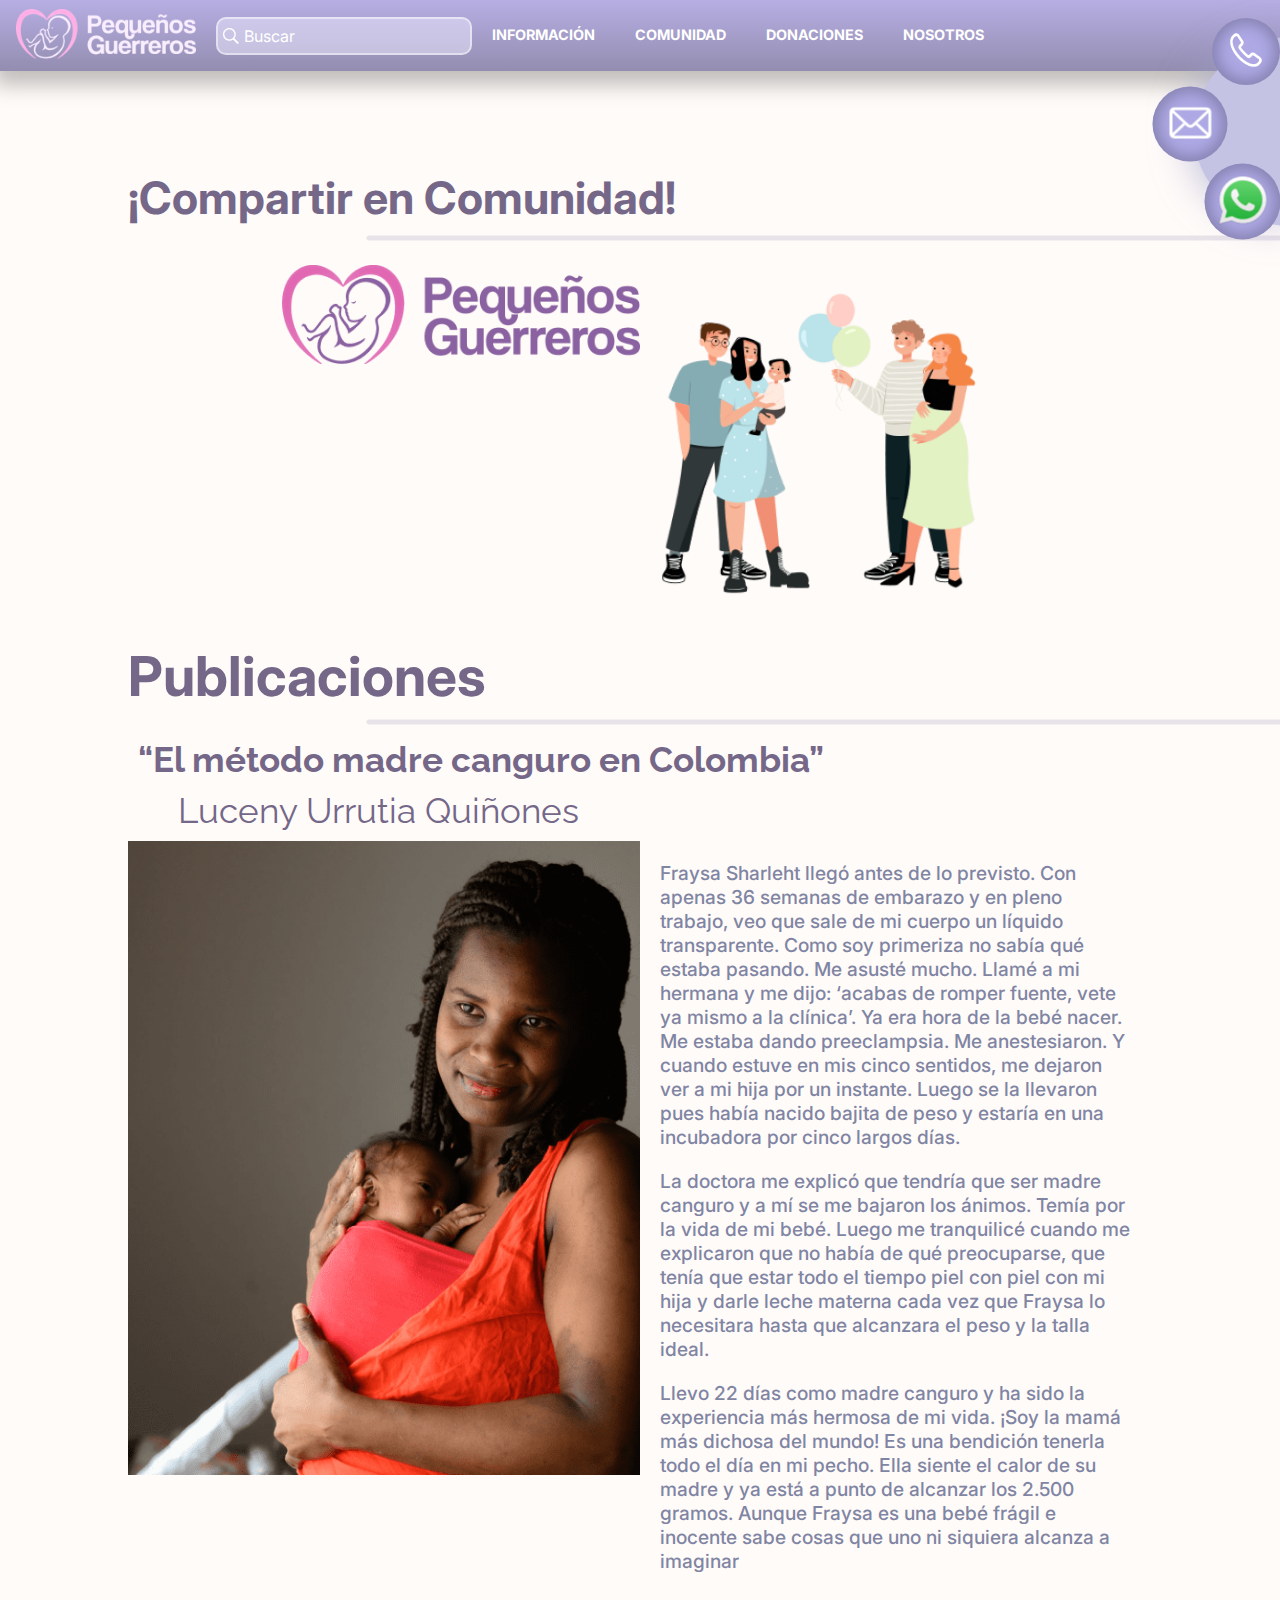
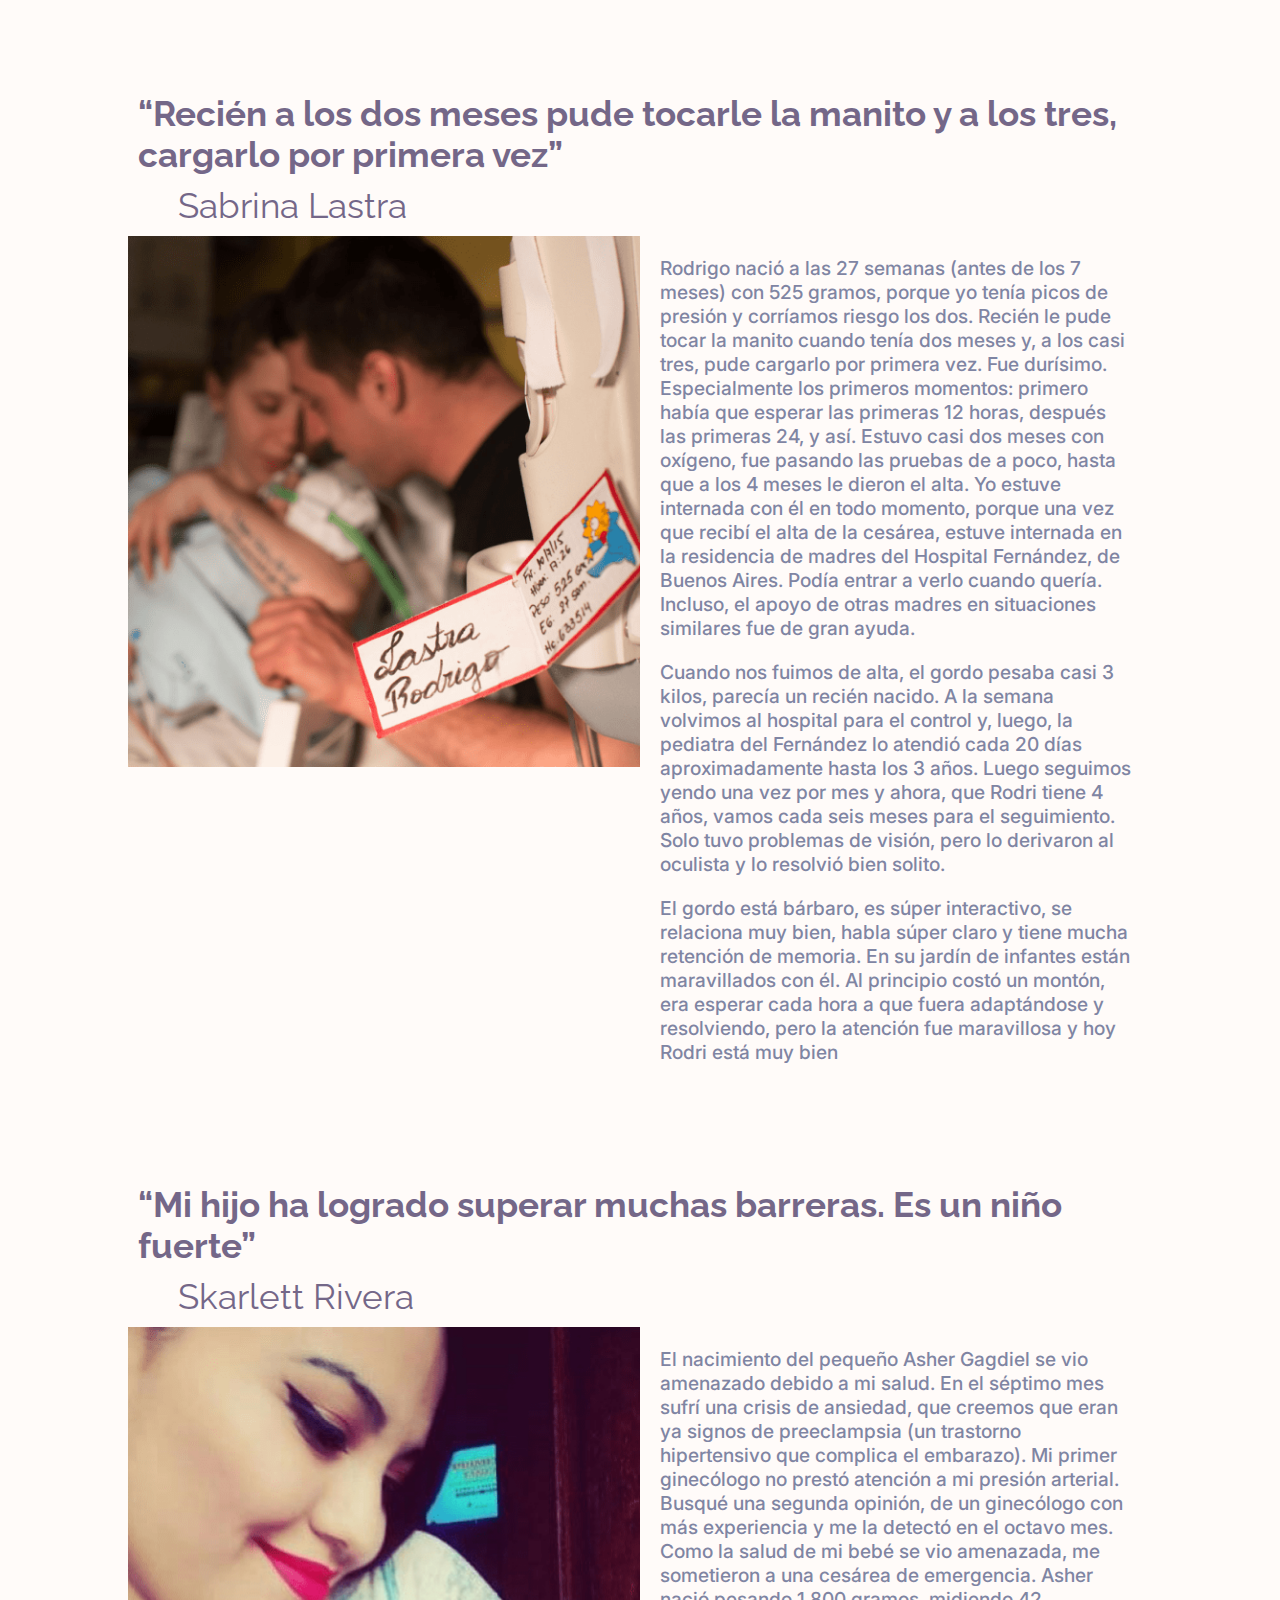
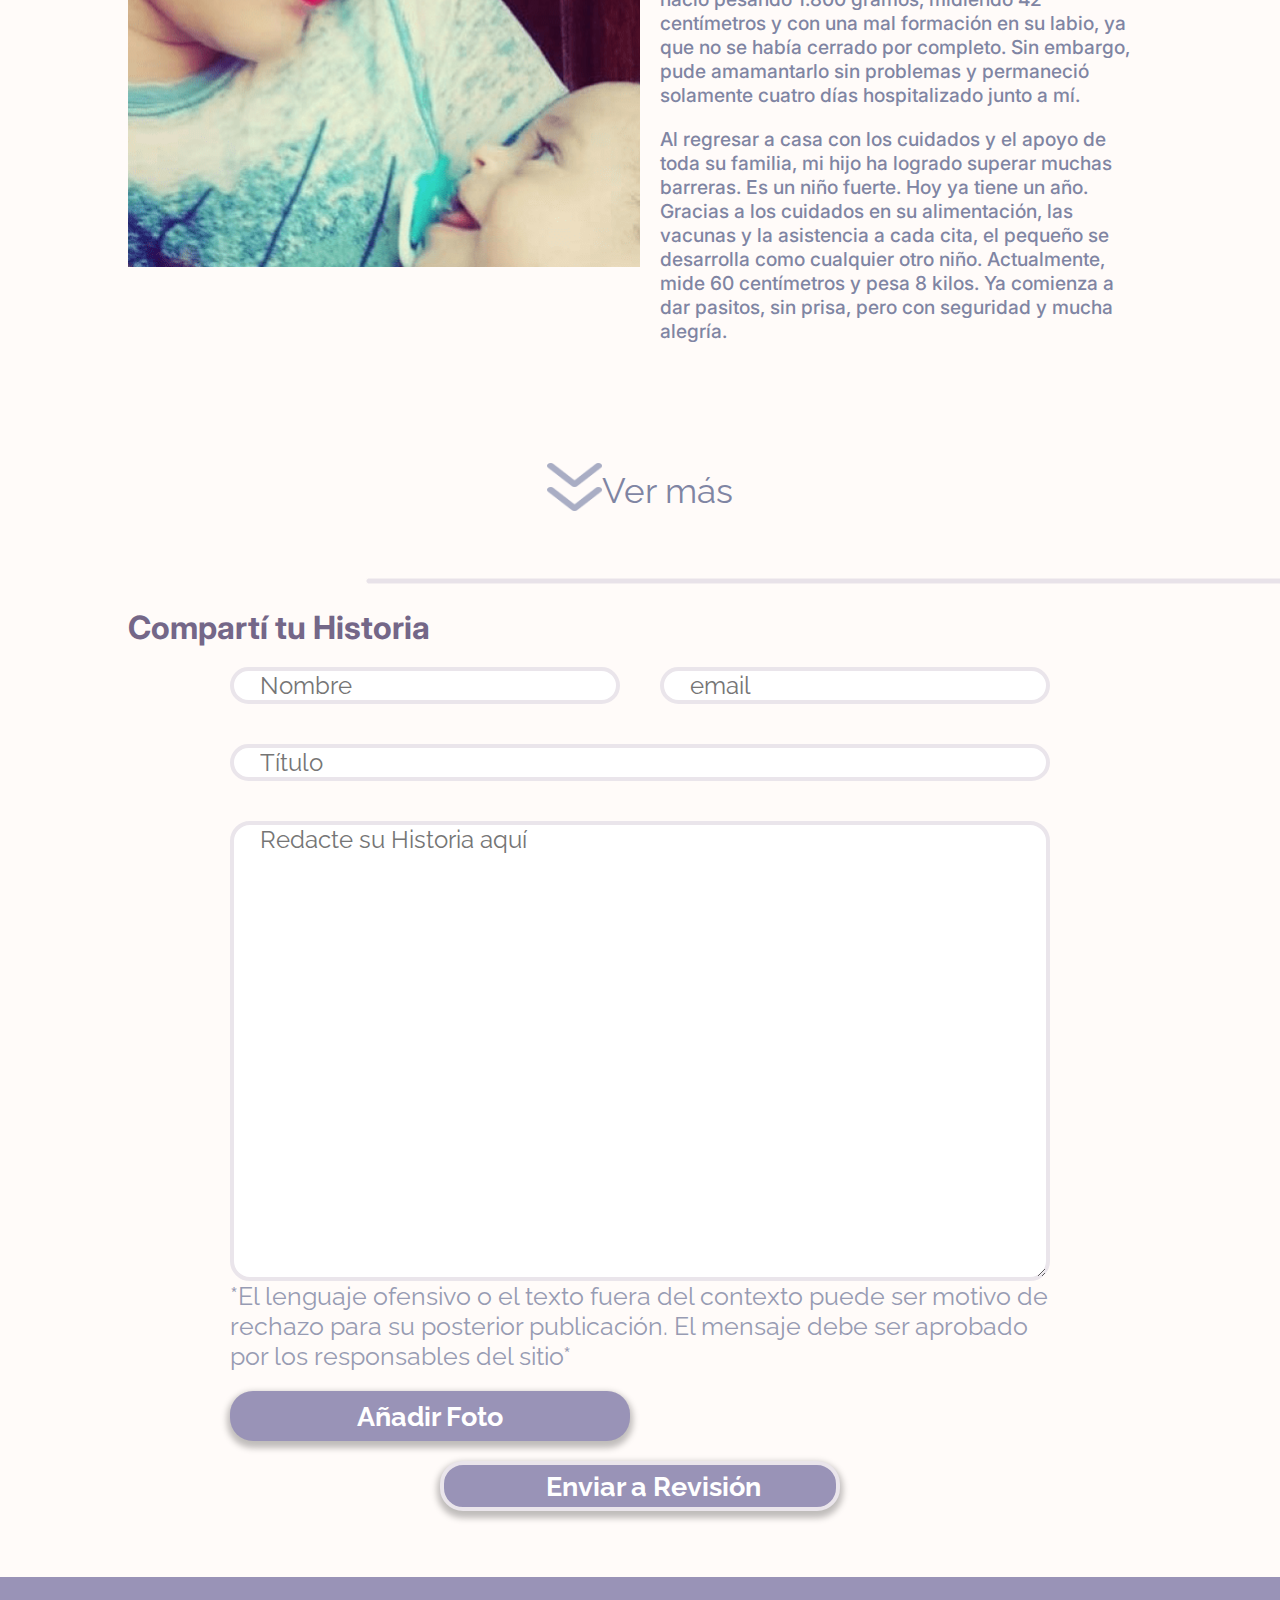
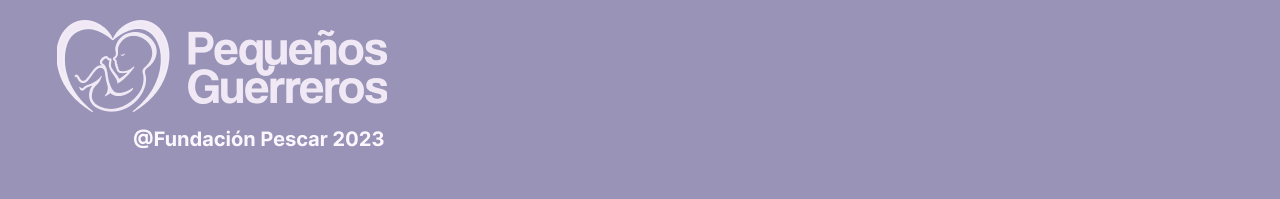
<file: comunidad.html>
<!DOCTYPE html>
<html lang="en">

<head>
  <meta charset="UTF-8">
  <meta name="viewport" content="width=device-width, initial-scale=1.0">
  <title>Comunidad</title>
  <link rel="stylesheet" href="css/style.css">
  <link rel="shortcut icon" href="./img/general/logo_pequeños_guerreros.png" type="image/x-icon">
</head>

<body>
  <header>
    <div class="header_all">
      <div class="header_logo">
        <a href="index.html"><img src="img/general/logo_escritorio.png" alt="logo pequeños guerreros"></a>
      </div>
      <div class="header_buscador">
        <img src="img/general/lupa_buscador.png" alt="lupa buscador">
        <spam class="header_buscador_placeholder">Buscar</spam>
      </div>
      <div>
        <ul class="header_nav-bar">
          <li class="nav-bar_categorias"><a href="informacion.html">INFORMACIÓN</a></li>
          <li class="nav-bar_categorias"><a href="comunidad.html">COMUNIDAD</a></li>
          <li class="nav-bar_categorias"><a href="donaciones.html">DONACIONES</a></li>
          <li class="nav-bar_categorias"><a href="nosotros.html">NOSOTROS</a></li>
        </ul>
      </div>
      <div class="header_pop-up">
        <div class="pop-up_items item_telefono"><a href="tel:+"><img src="img/general/telefono.png" alt="teléfono"></a>
        </div>
        <div class="pop-up_items item_mail"><a href="mailto:"><img src="img/general/mail.png" alt="mail"></a></div>
        <div class="pop-up_items item_whatsapp"><a href="http://"><img src="img/general/logo_whatsapp.png"
              alt="whatsapp"></a>
        </div>
      </div>
    </div>
  </header>

  <header class="menu_hamburguesa">

    <div class="icono_menu_hamburguesa" id="menu_hamburguesa">
      <img src="./img/general/barra_de_menus.png" alt="menú hamburguesa">
    </div>
    <div>
      <a href="index.html"><img src="./img/general/logo_escritorio.png" alt="logo pequeños guerreros"></a>
    </div>

    <div class="menu_hamburguesa_iconos">
      <a href="mailto:"><img src="img/general/mail.png" alt="mail"></a>
    </div>
    <div class="menu_hamburguesa_iconos">
      <a href="tel:+"><img src="img/general/telefono.png" alt="teléfono"></a>
    </div>
    <div class="menu_hamburguesa_iconos">
      <a href="http://"><img src="img/general/logo_whatsapp.png" alt="whatsapp"></a>

    </div>

  </header>

  <div class="nav-bar_menu_hamburguesa">
    <div class="cerrar_menu_hamburguesa">x</div>
    <div>
      <ul>
        <li class="item_menu_hamburguesa"><a href="index.html">INICIO</a></li>
        <li class="item_menu_hamburguesa"><a href="informacion.html">INFORMACIÓN</a></li>
        <li class="item_menu_hamburguesa"><a href="comunidad.html">COMUNIDAD</a></li>
        <li class="item_menu_hamburguesa"><a href="donaciones.html">DONACIONES</a></li>
        <li class="item_menu_hamburguesa"><a href="nosotros.html">NOSOTROS</a></li>
      </ul>
    </div>
  </div>

  <main class="container_comunidad">
    <section class="introduccion_comunidad">
      <h1>¡Compartir en Comunidad!</h1>
      <img src="img/general/linea_guia.png" alt="Linea separadora" class="linea-guia">
      <div class="introduccion_comunidad_img">
        <img src="./img/general/logo_guia.png" id="logo_comunidad" alt="pequeños guerreros">
        <img src="./img/comunidad/comunidad_comunidad.png" alt="">
      </div>
    </section>

    <section class="publicaciones">
      <h2>Publicaciones</h2>
      <img src="img/general/linea_guia.png" alt="Linea separadora" class="linea-guia">

      <div>
        <h3>“El método madre canguro en Colombia”</h3>
        <h4>Luceny Urrutia Quiñones</h4>
        <div class="historias">
          <img src="./img/comunidad/img_padres_1.png" alt="imagen de padres 1">
          <div>
            <p>Fraysa Sharleht llegó antes de lo previsto. Con apenas 36 semanas de embarazo y en pleno trabajo, veo que
              sale de mi cuerpo un líquido transparente. Como soy primeriza no sabía qué estaba pasando. Me asusté
              mucho. Llamé a mi hermana y me dijo: ‘acabas de romper fuente, vete ya mismo a la clínica’. Ya era hora de
              la bebé nacer. Me estaba dando preeclampsia. Me anestesiaron. Y cuando estuve en mis cinco sentidos, me
              dejaron ver a mi hija por un instante. Luego se la llevaron pues había nacido bajita de peso y estaría en
              una incubadora por cinco largos días.</p>
            <p>La doctora me explicó que tendría que ser madre canguro y a mí se me bajaron los ánimos. Temía por la
              vida de mi bebé. Luego me tranquilicé cuando me explicaron que no había de qué preocuparse, que tenía que
              estar todo el tiempo piel con piel con mi hija y darle leche materna cada vez que Fraysa lo necesitara
              hasta que alcanzara el peso y la talla ideal.</p>
            <p>Llevo 22 días como madre canguro y ha sido la experiencia más hermosa de mi vida. ¡Soy la mamá más
              dichosa del mundo! Es una bendición tenerla todo el día en mi pecho. Ella siente el calor de su madre y ya
              está a punto de alcanzar los 2.500 gramos. Aunque Fraysa es una bebé frágil e inocente sabe cosas que uno
              ni siquiera alcanza a imaginar</p>
          </div>
        </div>
      </div>

      <div>
        <h3>“Recién a los dos meses pude tocarle la manito y a los tres, cargarlo por primera vez”</h3>
        <h4>Sabrina Lastra</h4>
        <div class="historias">
          <img src="./img/comunidad/img_padres_2.png" alt="imagen de padres 2">
          <div>
            <p>Rodrigo nació a las 27 semanas (antes de los 7 meses) con 525 gramos, porque yo tenía picos de presión y
              corríamos riesgo los dos. Recién le pude tocar la manito cuando tenía dos meses y, a los casi tres, pude
              cargarlo por primera vez. Fue durísimo. Especialmente los primeros momentos: primero había que esperar las
              primeras 12 horas, después las primeras 24, y así. Estuvo casi dos meses con oxígeno, fue pasando las
              pruebas de a poco, hasta que a los 4 meses le dieron el alta. Yo estuve internada con él en todo momento,
              porque una vez que recibí el alta de la cesárea, estuve internada en la residencia de madres del Hospital
              Fernández, de Buenos Aires. Podía entrar a verlo cuando quería. Incluso, el apoyo de otras madres en
              situaciones similares fue de gran ayuda.</p>
            <p>Cuando nos fuimos de alta, el gordo pesaba casi 3 kilos, parecía un recién nacido. A la semana volvimos
              al hospital para el control y, luego, la pediatra del Fernández lo atendió cada 20 días aproximadamente
              hasta los 3 años. Luego seguimos yendo una vez por mes y ahora, que Rodri tiene 4 años, vamos cada seis
              meses para el seguimiento. Solo tuvo problemas de visión, pero lo derivaron al oculista y lo resolvió bien
              solito.</p>
            <p>El gordo está bárbaro, es súper interactivo, se relaciona muy bien, habla súper claro y tiene mucha
              retención de memoria. En su jardín de infantes están maravillados con él. Al principio costó un montón,
              era esperar cada hora a que fuera adaptándose y resolviendo, pero la atención fue maravillosa y hoy Rodri
              está muy bien</p>
          </div>
        </div>
      </div>

      <div>
        <h3>“Mi hijo ha logrado superar muchas barreras. Es un niño fuerte”</h3>
        <h4>Skarlett Rivera</h4>
        <div class="historias">
          <img src="./img/comunidad/img_padres_3.png" alt="imagen de padres 3">
          <div>
            <p>El nacimiento del pequeño Asher Gagdiel se vio amenazado debido a mi salud. En el séptimo mes sufrí una
              crisis de ansiedad, que creemos que eran ya signos de preeclampsia (un trastorno hipertensivo que complica
              el embarazo). Mi primer ginecólogo no prestó atención a mi presión arterial. Busqué una segunda opinión,
              de un ginecólogo con más experiencia y me la detectó en el octavo mes. Como la salud de mi bebé se vio
              amenazada, me sometieron a una cesárea de emergencia. Asher nació pesando 1.800 gramos, midiendo 42
              centímetros y con una mal formación en su labio, ya que no se había cerrado por completo. Sin embargo,
              pude amamantarlo sin problemas y permaneció solamente cuatro días hospitalizado junto a mí.</p>
            <p>Al regresar a casa con los cuidados y el apoyo de toda su familia, mi hijo ha logrado superar muchas
              barreras. Es un niño fuerte. Hoy ya tiene un año. Gracias a los cuidados en su alimentación, las vacunas y
              la asistencia a cada cita, el pequeño se desarrolla como cualquier otro niño. Actualmente, mide 60
              centímetros y pesa 8 kilos. Ya comienza a dar pasitos, sin prisa, pero con seguridad y mucha alegría.</p>
          </div>
        </div>
      </div>

      <div class="ver_mas_comunidad">
        <div class="flecha_abajo_comunidad slide-bottom"><img src="./img/general/doble_flecha_comunidad.png"
            alt="ver mas"></div>
        <p>Ver más</p>
      </div>
    </section>
    <img src="img/general/linea_guia.png" alt="Linea separadora" class="linea-guia">

    <section class="compartir_historias">
      <h2>Compartí tu Historia</h2>

      <form action="" class="comunidad_form">
        <div class="comunidad_form-campos">
          <input type="text" name="nombre" placeholder="Nombre">
          <input type="email" name="email" placeholder="email">
          <input type="text" name="titulo" placeholder="Título">
          <textarea class="redactar_historia" type="text" name="historia"
            placeholder="Redacte su Historia aquí"></textarea>
        </div>
        <p>*El lenguaje ofensivo o el texto fuera del contexto puede ser motivo de rechazo para su posterior
          publicación. El mensaje debe ser aprobado por los responsables del sitio*</p>
        <div class="enviar_foto">
          <input type="file" name="img" accept="image/png, image/jpeg">
        </div>
        <div class="btn_submit">
          <input type="submit" value="Enviar a Revisión">
        </div>
      </form>
    </section>

    <!-- Botón arriba -->
    <a href="#">
      <img src="img/up-arrow.png" alt="" id="botonArriba">
    </a>
  </main>

  <footer>
    <div class="container-footer-guia">
      <a href="#" class="logo-fundacion">
        <img src="img/general/logoFooter.png" alt="Logo Pequeños Guerreros">
      </a>
    </div>
  </footer>
  <script src="js/menuHamburguesa.js"></script>
  <script src="js/botonArriba.js"></script>
</body>

</html>
</file>
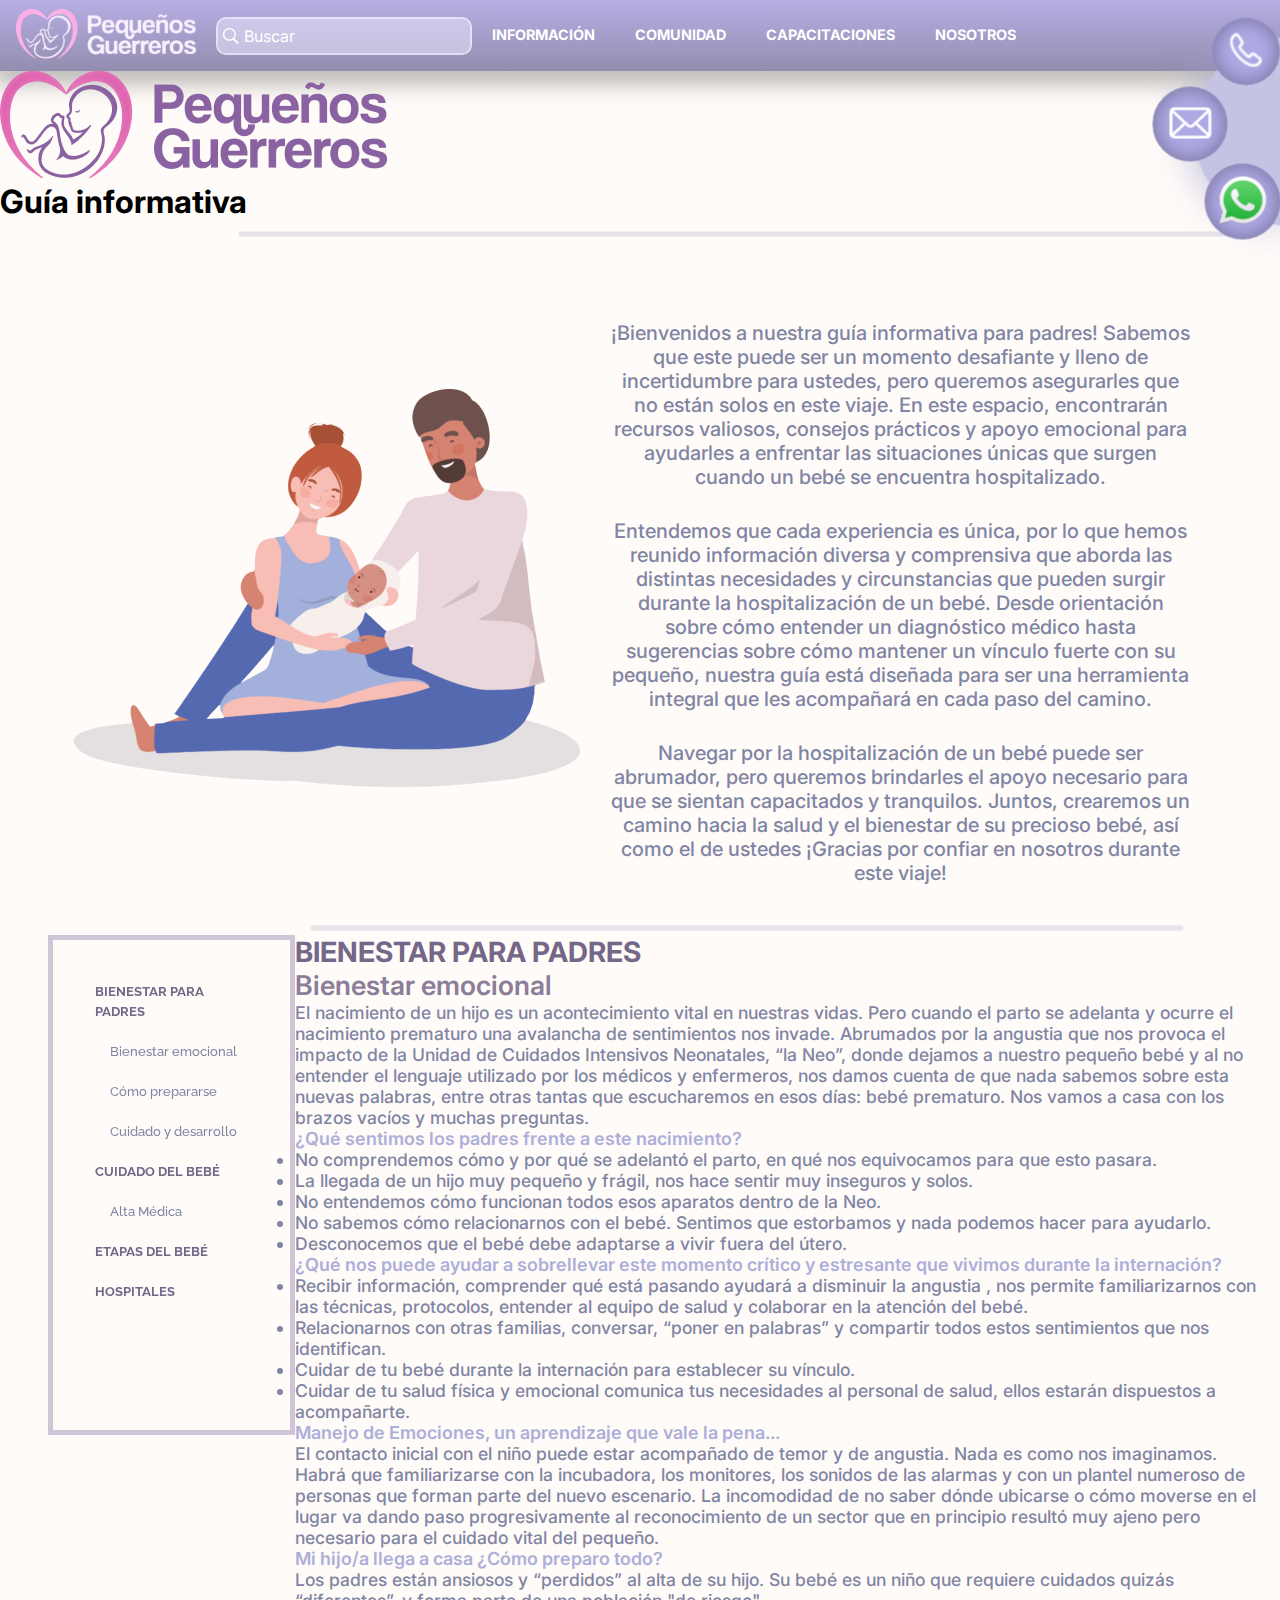
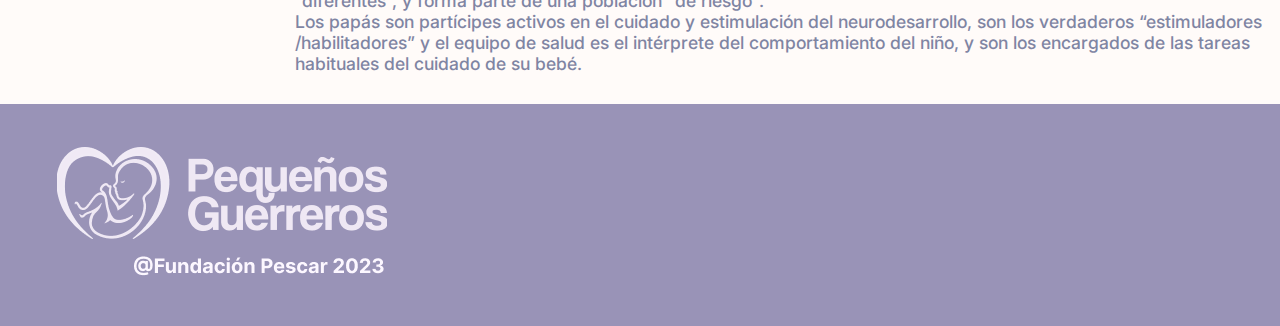
<file: guia.html>
<!DOCTYPE html>
<html lang="en">

<head>
    <meta charset="UTF-8">
    <meta name="viewport" content="width=device-width, initial-scale=1.0">
    <title>Pequeños guerreros</title>
    <link rel="stylesheet" href="css/style.css">
</head>

<body>
    <header>
        <div class="header_all">
            <div class="header_logo">
                <a href="index.html"><img src="img/logo_escritorio.png" alt="logo pequeños guerreros"></a>
            </div>
            <div class="header_buscador">
                <img src="img/lupa_buscador.png" alt="lupa buscador">
                <spam class="header_buscador_placeholder">Buscar</spam>
            </div>
            <div>
                <ul class="header_nav-bar">
                    <li class="nav-bar_categorias"><a href="guia.html">INFORMACIÓN</a></li>
                    <li class="nav-bar_categorias"><a href="comunidad.html">COMUNIDAD</a></li>
                    <li class="nav-bar_categorias">CAPACITACIONES</li>
                    <li class="nav-bar_categorias"><a href="nosotros.html">NOSOTROS</a></li>
                </ul>
            </div>
            <div class="header_pop-up">
                <div class="pop-up_items item_telefono"><a href="tel:+"><img src="img/telefono.png" alt="teléfono"></a>
                </div>
                <div class="pop-up_items item_mail"><a href="mailto:"><img src="img/mail.png" alt="mail"></a></div>
                <div class="pop-up_items item_whatsapp"><a href="http://"><img src="img/logo_whatsapp.png"
                            alt="whatsapp"></a>
                </div>
            </div>
        </div>
    </header>

    <main>
        <div class="container-principal">
            <div class="container-img-logo">
                <img src="img/logo_guia.png" alt="Logo pequeños gigantes" class="logo-guia">
            </div>
            <div class="container-h1-guia">
                <h1>Guía informativa</h1>
            </div>
            <img src="img/linea_guia.png" alt="Linea separadora" class="linea-guia">
            <div class="container-info-guia">
                <img src="img/familia_guia.png" alt="Dibujo de familia">
                <div>
                    <p>
                        ¡Bienvenidos a nuestra guía informativa para padres! Sabemos que este puede ser un momento
                        desafiante y lleno de incertidumbre para ustedes, pero queremos asegurarles que no están solos
                        en
                        este viaje. En este espacio, encontrarán recursos valiosos, consejos prácticos y apoyo emocional
                        para ayudarles a enfrentar las situaciones únicas que surgen cuando un bebé se encuentra
                        hospitalizado.
                    </p>
                    <p>
                        Entendemos que cada experiencia es única, por lo que hemos reunido
                        información
                        diversa y comprensiva que aborda las distintas necesidades y circunstancias que pueden surgir
                        durante la hospitalización de un bebé. Desde orientación sobre cómo entender un diagnóstico
                        médico
                        hasta sugerencias sobre cómo mantener un vínculo fuerte con su pequeño, nuestra guía está
                        diseñada
                        para ser una herramienta integral que les acompañará en cada paso del camino.
                    </p>
                    <p>
                        Navegar por la
                        hospitalización de un bebé puede ser abrumador, pero queremos brindarles el apoyo necesario para
                        que
                        se sientan capacitados y tranquilos. Juntos, crearemos un camino hacia la salud y el bienestar
                        de su
                        precioso bebé, así como el de ustedes ¡Gracias por confiar en nosotros durante este viaje!
                    </p>
                </div>
            </div>
            <img src="img/linea_guia2.png" alt="linea separadora" class="linea-guia-dos">
        </div>

        <div class="container-info-menu">
            <nav class="menu-lateral">
                <ul>
                    <li><a>BIENESTAR PARA PADRES</a></li>
                    <li><a class="subtitulo">Bienestar emocional</a></li>
                    <li><a class="subtitulo">Cómo prepararse</a></li>
                    <li><a class="subtitulo">Cuidado y desarrollo</a></li>
                    <li><a>CUIDADO DEL BEBÉ</a></li>
                    <li><a class="subtitulo">Alta Médica</a></li>
                    <li><a>ETAPAS DEL BEBÉ</a></li>
                    <li><a>HOSPITALES</a></li>
                </ul>
            </nav>

            <article class="container-info">
                <h2>BIENESTAR PARA PADRES</h2>
                <h3>Bienestar emocional</h3>

                <p>
                    El nacimiento de un hijo es un acontecimiento vital en nuestras vidas. Pero cuando el parto se
                    adelanta y ocurre el nacimiento prematuro una avalancha de sentimientos nos invade. Abrumados por la
                    angustia que nos provoca el impacto de la Unidad de Cuidados Intensivos Neonatales, “la Neo”, donde
                    dejamos a nuestro pequeño bebé y al no entender el lenguaje utilizado por los médicos y enfermeros,
                    nos damos cuenta de que nada sabemos sobre esta nuevas palabras, entre otras tantas que escucharemos
                    en esos días: bebé prematuro. Nos vamos a casa con los brazos vacíos y muchas preguntas.
                </p>

                <h4>¿Qué sentimos los padres frente a este nacimiento?</h4>

                <ul>
                    <li>
                        No comprendemos cómo y por qué se adelantó el parto, en qué nos equivocamos para que esto
                        pasara.
                    </li>
                    <li>
                        La llegada de un hijo muy pequeño y frágil, nos hace sentir muy inseguros y solos.
                    </li>
                    <li>
                        No entendemos cómo funcionan todos esos aparatos dentro de la Neo.
                    </li>
                    <li>
                        No sabemos cómo relacionarnos con el bebé. Sentimos que estorbamos y nada podemos hacer para
                        ayudarlo.
                    </li>
                    <li>
                        Desconocemos que el bebé debe adaptarse a vivir fuera del útero.
                    </li>
                </ul>

                <h4>¿Qué nos puede ayudar a sobrellevar este momento crítico y estresante que vivimos durante la
                    internación?</h4>

                <ul>
                    <li>
                        Recibir información, comprender qué está pasando ayudará a disminuir la angustia , nos permite
                        familiarizarnos con las técnicas, protocolos, entender al equipo de salud y colaborar en la
                        atención del bebé.
                    </li>
                    <li>
                        Relacionarnos con otras familias, conversar, “poner en palabras” y compartir todos estos
                        sentimientos que nos identifican.
                    </li>
                    <li>
                        Cuidar de tu bebé durante la internación para establecer su vínculo.
                    </li>
                    <li>
                        Cuidar de tu salud física y emocional comunica tus necesidades al personal de salud, ellos
                        estarán dispuestos a acompañarte.
                    </li>
                </ul>

                <h4>Manejo de Emociones, un aprendizaje que vale la pena...</h4>

                <p>El contacto inicial con el niño puede estar acompañado de temor y de angustia. Nada es como nos
                    imaginamos.</p>

                <p>Habrá que familiarizarse con la incubadora, los monitores, los sonidos de las alarmas y con un
                    plantel
                    numeroso de personas que forman parte del nuevo escenario. La incomodidad de no saber dónde ubicarse
                    o
                    cómo moverse en el lugar va dando paso progresivamente al reconocimiento de un sector que en
                    principio
                    resultó muy ajeno pero necesario para el cuidado vital del pequeño.</p>


                <h4>Mi hijo/a llega a casa ¿Cómo preparo todo?</h4>

                <p>Los padres están ansiosos y “perdidos” al alta de su hijo. Su bebé es un niño que requiere cuidados
                    quizás “diferentes”, y forma parte de una población "de riesgo".
                </p>

                <p>Los papás son partícipes activos en el cuidado y estimulación del neurodesarrollo, son los
                    verdaderos “estimuladores /habilitadores” y el equipo de salud es el intérprete del comportamiento
                    del niño, y son los encargados de las tareas habituales del cuidado de su bebé.
                </p>
            </article>
        </div>
    </main>

    <footer>
        <div class="container-footer-guia">
            <a href="#" class="logo-fundacion">
                <img src="img/logoFooter.png" alt="Logo Pequeños Guerreros">
            </a>
        </div>
    </footer>

</body>

</html>
</file>
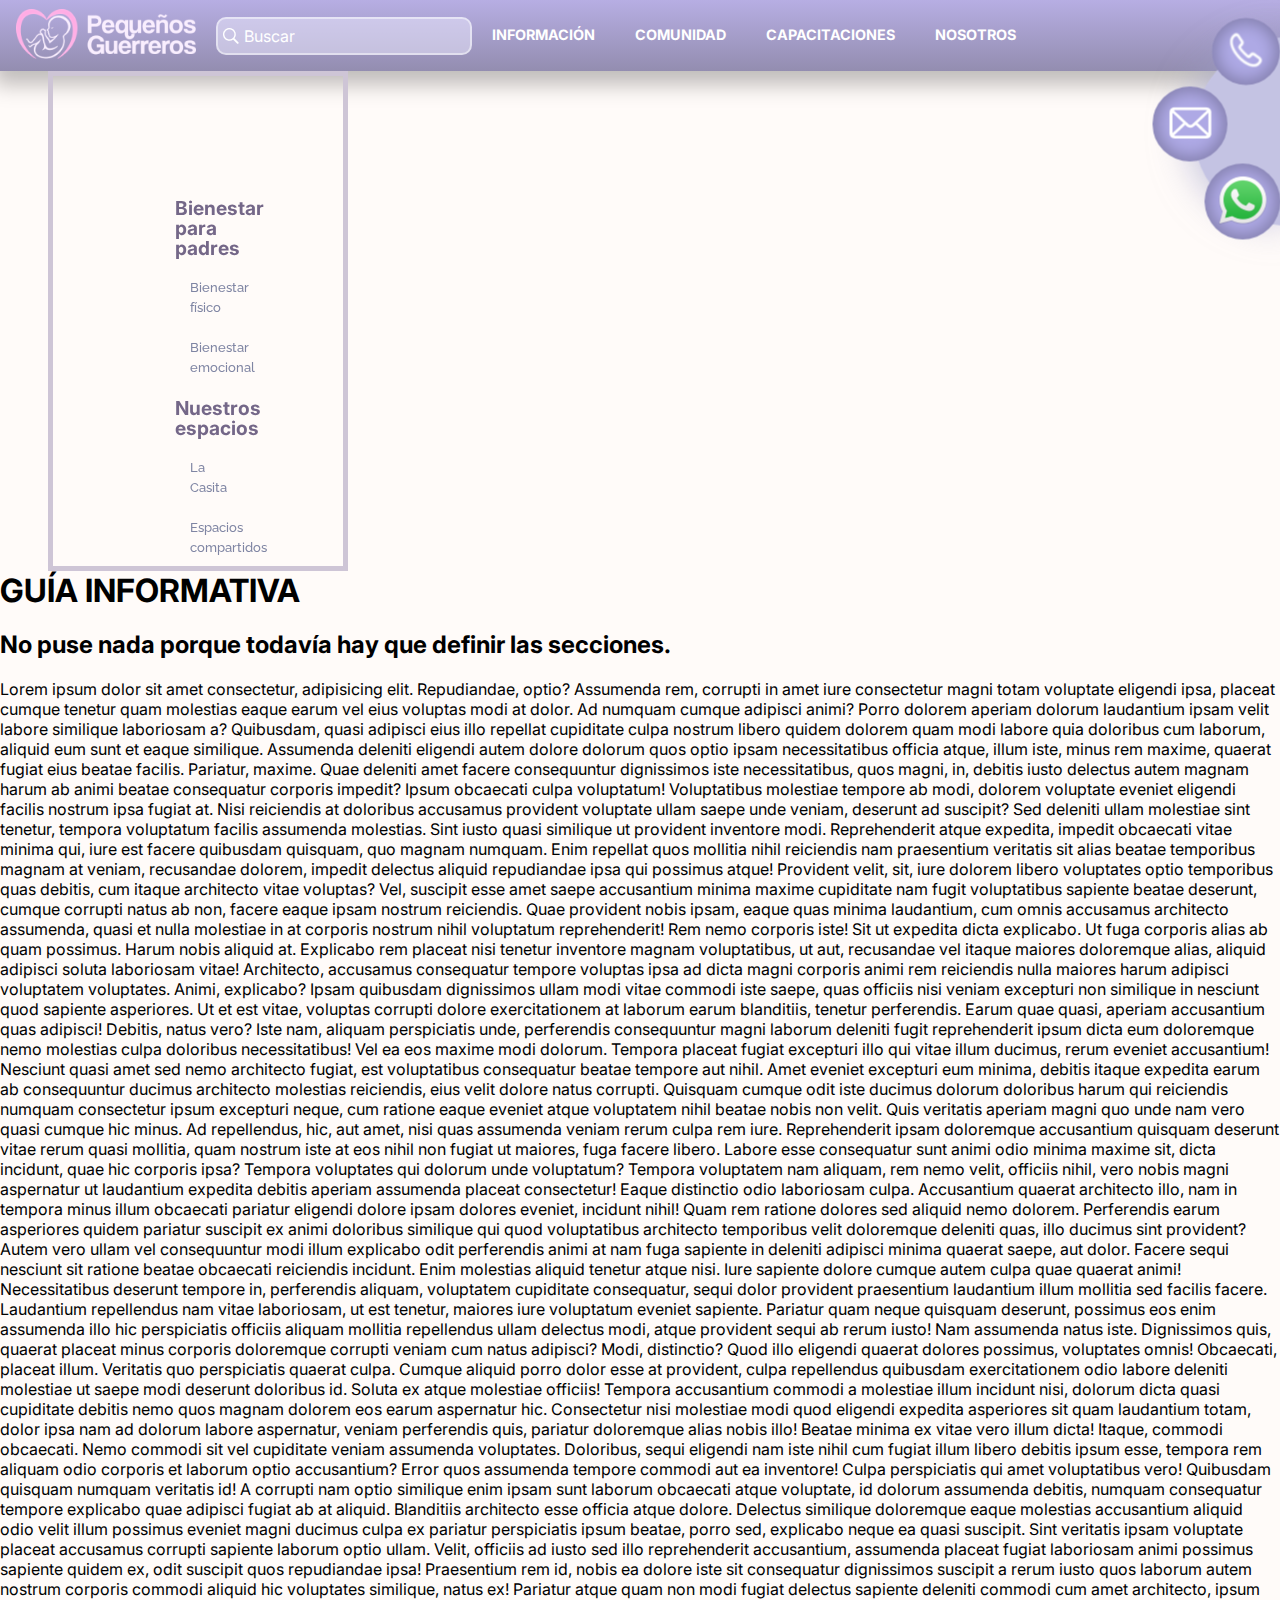
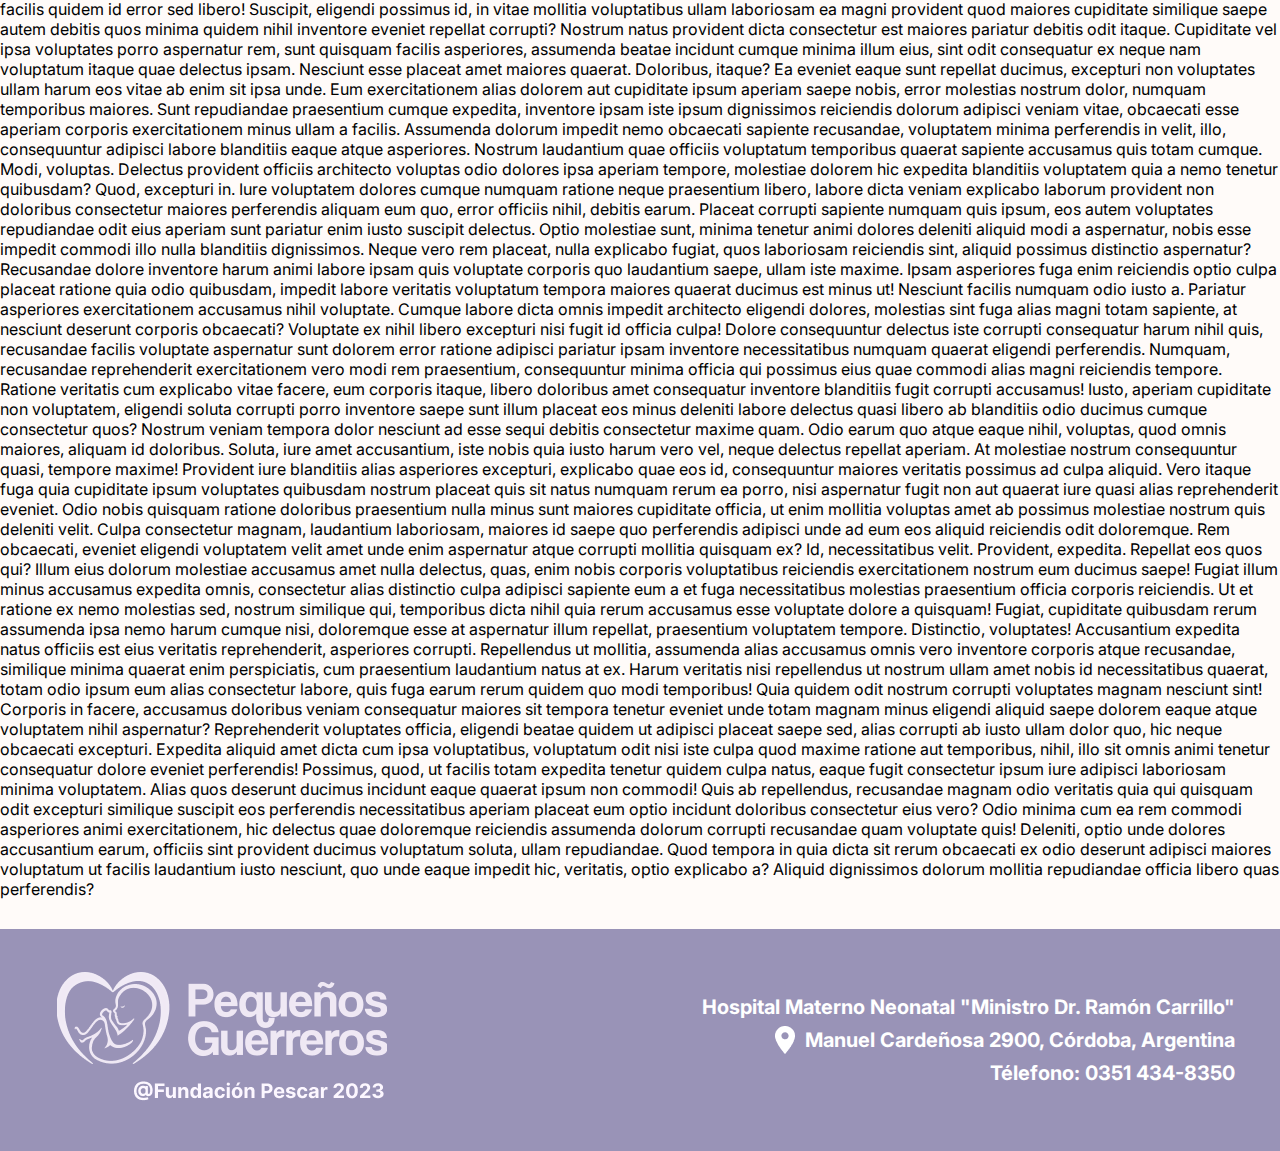
<file: index-menu.html>
<!DOCTYPE html>
<html lang="en">

<head>
    <meta charset="UTF-8">
    <meta name="viewport" content="width=device-width, initial-scale=1.0">
    <title>Pequeños guerreros</title>
    <link rel="stylesheet" href="css/style.css">
</head>

<body>
    <header>
        <div class="header_all">
            <div class="header_logo">
                <img src="img/logo_escritorio.png" alt="logo pequeños guerreros">
            </div>
            <div class="header_buscador">
                <img src="img/lupa_buscador.png" alt="lupa buscador">
                <spam class="header_buscador_placeholder">Buscar</spam>
            </div>
            <div>
                <ul class="header_nav-bar">
                    <li class="nav-bar_categorias">INFORMACIÓN</li>
                    <li class="nav-bar_categorias">COMUNIDAD</li>
                    <li class="nav-bar_categorias">CAPACITACIONES</li>
                    <li class="nav-bar_categorias">NOSOTROS</li>
                </ul>
            </div>
            <div class="header_pop-up">
                <div class="pop-up_items item_telefono"><a href="tel:+"><img src="img/telefono.png" alt="teléfono"></a>
                </div>
                <div class="pop-up_items item_mail"><a href="mailto:"><img src="img/mail.png" alt="mail"></a></div>
                <div class="pop-up_items item_whatsapp"><a href="http://"><img src="img/logo_whatsapp.png"
                            alt="whatsapp"></a>
                </div>
            </div>
        </div>
    </header>

    <main class="main-dos">
        <nav class="menu-lateral">
            <a href="#">
                <h2>Bienestar para padres</h2>
            </a>
            <a href="#" class="subtitulo">Bienestar físico</a>
            <a href="#" class="subtitulo">Bienestar emocional</a>

            <a href="#">
                <h2>Nuestros espacios</h2>
            </a>
            <a href="#" class="subtitulo">La Casita</a>
            <a href="#" class="subtitulo">Espacios compartidos</a>

            <a href="#">
                <h2>Cuidados del bebe</h2>
            </a>
            <a href="#" class="subtitulo">Cuidado y desarrollo</a>
            <a href="#" class="subtitulo">Alta médica</a>

            <a href="#">
                <h2>Lorem ipsum</h2>
            </a>
            <a href="#" class="subtitulo">Lorem ipsum</a>
            <a href="#" class="subtitulo">Lorem ipsum</a>

            <a href="#">
                <h2>Lorem ipsum</h2>
            </a>
            <a href="#" class="subtitulo">Lorem ipsum</a>
            <a href="#" class="subtitulo">Lorem ipsum</a>
        </nav>

        <div class="contenido-main">
            <h1>GUÍA INFORMATIVA</h1>
            <br>
            <h2>No puse nada porque todavía hay que definir las secciones.</h2>
            <br>
            <p>Lorem ipsum dolor sit amet consectetur, adipisicing elit. Repudiandae, optio? Assumenda rem, corrupti in
                amet iure consectetur magni totam voluptate eligendi ipsa, placeat cumque tenetur quam molestias eaque
                earum vel eius voluptas modi at dolor. Ad numquam cumque adipisci animi? Porro dolorem aperiam dolorum
                laudantium ipsam velit labore similique laboriosam a? Quibusdam, quasi adipisci eius illo repellat
                cupiditate culpa nostrum libero quidem dolorem quam modi labore quia doloribus cum laborum, aliquid eum
                sunt et eaque similique. Assumenda deleniti eligendi autem dolore dolorum quos optio ipsam
                necessitatibus officia atque, illum iste, minus rem maxime, quaerat fugiat eius beatae facilis.
                Pariatur, maxime. Quae deleniti amet facere consequuntur dignissimos iste necessitatibus, quos magni,
                in, debitis iusto delectus autem magnam harum ab animi beatae consequatur corporis impedit? Ipsum
                obcaecati culpa voluptatum! Voluptatibus molestiae tempore ab modi, dolorem voluptate eveniet eligendi
                facilis nostrum ipsa fugiat at. Nisi reiciendis at doloribus accusamus provident voluptate ullam saepe
                unde veniam, deserunt ad suscipit? Sed deleniti ullam molestiae sint tenetur, tempora voluptatum facilis
                assumenda molestias. Sint iusto quasi similique ut provident inventore modi. Reprehenderit atque
                expedita, impedit obcaecati vitae minima qui, iure est facere quibusdam quisquam, quo magnam numquam.
                Enim repellat quos mollitia nihil reiciendis nam praesentium veritatis sit alias beatae temporibus
                magnam at veniam, recusandae dolorem, impedit delectus aliquid repudiandae ipsa qui possimus atque!
                Provident velit, sit, iure dolorem libero voluptates optio temporibus quas debitis, cum itaque
                architecto vitae voluptas? Vel, suscipit esse amet saepe accusantium minima maxime cupiditate nam fugit
                voluptatibus sapiente beatae deserunt, cumque corrupti natus ab non, facere eaque ipsam nostrum
                reiciendis. Quae provident nobis ipsam, eaque quas minima laudantium, cum omnis accusamus architecto
                assumenda, quasi et nulla molestiae in at corporis nostrum nihil voluptatum reprehenderit! Rem nemo
                corporis iste! Sit ut expedita dicta explicabo. Ut fuga corporis alias ab quam possimus. Harum nobis
                aliquid at. Explicabo rem placeat nisi tenetur inventore magnam voluptatibus, ut aut, recusandae vel
                itaque maiores doloremque alias, aliquid adipisci soluta laboriosam vitae! Architecto, accusamus
                consequatur tempore voluptas ipsa ad dicta magni corporis animi rem reiciendis nulla maiores harum
                adipisci voluptatem voluptates. Animi, explicabo? Ipsam quibusdam dignissimos ullam modi vitae commodi
                iste saepe, quas officiis nisi veniam excepturi non similique in nesciunt quod sapiente asperiores. Ut
                et est vitae, voluptas corrupti dolore exercitationem at laborum earum blanditiis, tenetur perferendis.
                Earum quae quasi, aperiam accusantium quas adipisci! Debitis, natus vero? Iste nam, aliquam perspiciatis
                unde, perferendis consequuntur magni laborum deleniti fugit reprehenderit ipsum dicta eum doloremque
                nemo molestias culpa doloribus necessitatibus! Vel ea eos maxime modi dolorum. Tempora placeat fugiat
                excepturi illo qui vitae illum ducimus, rerum eveniet accusantium! Nesciunt quasi amet sed nemo
                architecto fugiat, est voluptatibus consequatur beatae tempore aut nihil. Amet eveniet excepturi eum
                minima, debitis itaque expedita earum ab consequuntur ducimus architecto molestias reiciendis, eius
                velit dolore natus corrupti. Quisquam cumque odit iste ducimus dolorum doloribus harum qui reiciendis
                numquam consectetur ipsum excepturi neque, cum ratione eaque eveniet atque voluptatem nihil beatae nobis
                non velit. Quis veritatis aperiam magni quo unde nam vero quasi cumque hic minus. Ad repellendus, hic,
                aut amet, nisi quas assumenda veniam rerum culpa rem iure. Reprehenderit ipsam doloremque accusantium
                quisquam deserunt vitae rerum quasi mollitia, quam nostrum iste at eos nihil non fugiat ut maiores, fuga
                facere libero. Labore esse consequatur sunt animi odio minima maxime sit, dicta incidunt, quae hic
                corporis ipsa? Tempora voluptates qui dolorum unde voluptatum? Tempora voluptatem nam aliquam, rem nemo
                velit, officiis nihil, vero nobis magni aspernatur ut laudantium expedita debitis aperiam assumenda
                placeat consectetur! Eaque distinctio odio laboriosam culpa. Accusantium quaerat architecto illo, nam in
                tempora minus illum obcaecati pariatur eligendi dolore ipsam dolores eveniet, incidunt nihil! Quam rem
                ratione dolores sed aliquid nemo dolorem. Perferendis earum asperiores quidem pariatur suscipit ex animi
                doloribus similique qui quod voluptatibus architecto temporibus velit doloremque deleniti quas, illo
                ducimus sint provident? Autem vero ullam vel consequuntur modi illum explicabo odit perferendis animi at
                nam fuga sapiente in deleniti adipisci minima quaerat saepe, aut dolor. Facere sequi nesciunt sit
                ratione beatae obcaecati reiciendis incidunt. Enim molestias aliquid tenetur atque nisi. Iure sapiente
                dolore cumque autem culpa quae quaerat animi! Necessitatibus deserunt tempore in, perferendis aliquam,
                voluptatem cupiditate consequatur, sequi dolor provident praesentium laudantium illum mollitia sed
                facilis facere. Laudantium repellendus nam vitae laboriosam, ut est tenetur, maiores iure voluptatum
                eveniet sapiente. Pariatur quam neque quisquam deserunt, possimus eos enim assumenda illo hic
                perspiciatis officiis aliquam mollitia repellendus ullam delectus modi, atque provident sequi ab rerum
                iusto! Nam assumenda natus iste. Dignissimos quis, quaerat placeat minus corporis doloremque corrupti
                veniam cum natus adipisci? Modi, distinctio? Quod illo eligendi quaerat dolores possimus, voluptates
                omnis! Obcaecati, placeat illum. Veritatis quo perspiciatis quaerat culpa. Cumque aliquid porro dolor
                esse at provident, culpa repellendus quibusdam exercitationem odio labore deleniti molestiae ut saepe
                modi deserunt doloribus id. Soluta ex atque molestiae officiis! Tempora accusantium commodi a molestiae
                illum incidunt nisi, dolorum dicta quasi cupiditate debitis nemo quos magnam dolorem eos earum
                aspernatur hic. Consectetur nisi molestiae modi quod eligendi expedita asperiores sit quam laudantium
                totam, dolor ipsa nam ad dolorum labore aspernatur, veniam perferendis quis, pariatur doloremque alias
                nobis illo! Beatae minima ex vitae vero illum dicta! Itaque, commodi obcaecati. Nemo commodi sit vel
                cupiditate veniam assumenda voluptates. Doloribus, sequi eligendi nam iste nihil cum fugiat illum libero
                debitis ipsum esse, tempora rem aliquam odio corporis et laborum optio accusantium? Error quos assumenda
                tempore commodi aut ea inventore! Culpa perspiciatis qui amet voluptatibus vero! Quibusdam quisquam
                numquam veritatis id! A corrupti nam optio similique enim ipsam sunt laborum obcaecati atque voluptate,
                id dolorum assumenda debitis, numquam consequatur tempore explicabo quae adipisci fugiat ab at aliquid.
                Blanditiis architecto esse officia atque dolore. Delectus similique doloremque eaque molestias
                accusantium aliquid odio velit illum possimus eveniet magni ducimus culpa ex pariatur perspiciatis ipsum
                beatae, porro sed, explicabo neque ea quasi suscipit. Sint veritatis ipsam voluptate placeat accusamus
                corrupti sapiente laborum optio ullam. Velit, officiis ad iusto sed illo reprehenderit accusantium,
                assumenda placeat fugiat laboriosam animi possimus sapiente quidem ex, odit suscipit quos repudiandae
                ipsa! Praesentium rem id, nobis ea dolore iste sit consequatur dignissimos suscipit a rerum iusto quos
                laborum autem nostrum corporis commodi aliquid hic voluptates similique, natus ex! Pariatur atque quam
                non modi fugiat delectus sapiente deleniti commodi cum amet architecto, ipsum facilis quidem id error
                sed libero! Suscipit, eligendi possimus id, in vitae mollitia voluptatibus ullam laboriosam ea magni
                provident quod maiores cupiditate similique saepe autem debitis quos minima quidem nihil inventore
                eveniet repellat corrupti? Nostrum natus provident dicta consectetur est maiores pariatur debitis odit
                itaque. Cupiditate vel ipsa voluptates porro aspernatur rem, sunt quisquam facilis asperiores, assumenda
                beatae incidunt cumque minima illum eius, sint odit consequatur ex neque nam voluptatum itaque quae
                delectus ipsam. Nesciunt esse placeat amet maiores quaerat. Doloribus, itaque? Ea eveniet eaque sunt
                repellat ducimus, excepturi non voluptates ullam harum eos vitae ab enim sit ipsa unde. Eum
                exercitationem alias dolorem aut cupiditate ipsum aperiam saepe nobis, error molestias nostrum dolor,
                numquam temporibus maiores. Sunt repudiandae praesentium cumque expedita, inventore ipsam iste ipsum
                dignissimos reiciendis dolorum adipisci veniam vitae, obcaecati esse aperiam corporis exercitationem
                minus ullam a facilis. Assumenda dolorum impedit nemo obcaecati sapiente recusandae, voluptatem minima
                perferendis in velit, illo, consequuntur adipisci labore blanditiis eaque atque asperiores. Nostrum
                laudantium quae officiis voluptatum temporibus quaerat sapiente accusamus quis totam cumque. Modi,
                voluptas. Delectus provident officiis architecto voluptas odio dolores ipsa aperiam tempore, molestiae
                dolorem hic expedita blanditiis voluptatem quia a nemo tenetur quibusdam? Quod, excepturi in. Iure
                voluptatem dolores cumque numquam ratione neque praesentium libero, labore dicta veniam explicabo
                laborum provident non doloribus consectetur maiores perferendis aliquam eum quo, error officiis nihil,
                debitis earum. Placeat corrupti sapiente numquam quis ipsum, eos autem voluptates repudiandae odit eius
                aperiam sunt pariatur enim iusto suscipit delectus. Optio molestiae sunt, minima tenetur animi dolores
                deleniti aliquid modi a aspernatur, nobis esse impedit commodi illo nulla blanditiis dignissimos. Neque
                vero rem placeat, nulla explicabo fugiat, quos laboriosam reiciendis sint, aliquid possimus distinctio
                aspernatur? Recusandae dolore inventore harum animi labore ipsam quis voluptate corporis quo laudantium
                saepe, ullam iste maxime. Ipsam asperiores fuga enim reiciendis optio culpa placeat ratione quia odio
                quibusdam, impedit labore veritatis voluptatum tempora maiores quaerat ducimus est minus ut! Nesciunt
                facilis numquam odio iusto a. Pariatur asperiores exercitationem accusamus nihil voluptate. Cumque
                labore dicta omnis impedit architecto eligendi dolores, molestias sint fuga alias magni totam sapiente,
                at nesciunt deserunt corporis obcaecati? Voluptate ex nihil libero excepturi nisi fugit id officia
                culpa! Dolore consequuntur delectus iste corrupti consequatur harum nihil quis, recusandae facilis
                voluptate aspernatur sunt dolorem error ratione adipisci pariatur ipsam inventore necessitatibus numquam
                quaerat eligendi perferendis. Numquam, recusandae reprehenderit exercitationem vero modi rem
                praesentium, consequuntur minima officia qui possimus eius quae commodi alias magni reiciendis tempore.
                Ratione veritatis cum explicabo vitae facere, eum corporis itaque, libero doloribus amet consequatur
                inventore blanditiis fugit corrupti accusamus! Iusto, aperiam cupiditate non voluptatem, eligendi soluta
                corrupti porro inventore saepe sunt illum placeat eos minus deleniti labore delectus quasi libero ab
                blanditiis odio ducimus cumque consectetur quos? Nostrum veniam tempora dolor nesciunt ad esse sequi
                debitis consectetur maxime quam. Odio earum quo atque eaque nihil, voluptas, quod omnis maiores, aliquam
                id doloribus. Soluta, iure amet accusantium, iste nobis quia iusto harum vero vel, neque delectus
                repellat aperiam. At molestiae nostrum consequuntur quasi, tempore maxime! Provident iure blanditiis
                alias asperiores excepturi, explicabo quae eos id, consequuntur maiores veritatis possimus ad culpa
                aliquid. Vero itaque fuga quia cupiditate ipsum voluptates quibusdam nostrum placeat quis sit natus
                numquam rerum ea porro, nisi aspernatur fugit non aut quaerat iure quasi alias reprehenderit eveniet.
                Odio nobis quisquam ratione doloribus praesentium nulla minus sunt maiores cupiditate officia, ut enim
                mollitia voluptas amet ab possimus molestiae nostrum quis deleniti velit. Culpa consectetur magnam,
                laudantium laboriosam, maiores id saepe quo perferendis adipisci unde ad eum eos aliquid reiciendis odit
                doloremque. Rem obcaecati, eveniet eligendi voluptatem velit amet unde enim aspernatur atque corrupti
                mollitia quisquam ex? Id, necessitatibus velit. Provident, expedita. Repellat eos quos qui? Illum eius
                dolorum molestiae accusamus amet nulla delectus, quas, enim nobis corporis voluptatibus reiciendis
                exercitationem nostrum eum ducimus saepe! Fugiat illum minus accusamus expedita omnis, consectetur alias
                distinctio culpa adipisci sapiente eum a et fuga necessitatibus molestias praesentium officia corporis
                reiciendis. Ut et ratione ex nemo molestias sed, nostrum similique qui, temporibus dicta nihil quia
                rerum accusamus esse voluptate dolore a quisquam! Fugiat, cupiditate quibusdam rerum assumenda ipsa nemo
                harum cumque nisi, doloremque esse at aspernatur illum repellat, praesentium voluptatem tempore.
                Distinctio, voluptates! Accusantium expedita natus officiis est eius veritatis reprehenderit, asperiores
                corrupti. Repellendus ut mollitia, assumenda alias accusamus omnis vero inventore corporis atque
                recusandae, similique minima quaerat enim perspiciatis, cum praesentium laudantium natus at ex. Harum
                veritatis nisi repellendus ut nostrum ullam amet nobis id necessitatibus quaerat, totam odio ipsum eum
                alias consectetur labore, quis fuga earum rerum quidem quo modi temporibus! Quia quidem odit nostrum
                corrupti voluptates magnam nesciunt sint! Corporis in facere, accusamus doloribus veniam consequatur
                maiores sit tempora tenetur eveniet unde totam magnam minus eligendi aliquid saepe dolorem eaque atque
                voluptatem nihil aspernatur? Reprehenderit voluptates officia, eligendi beatae quidem ut adipisci
                placeat saepe sed, alias corrupti ab iusto ullam dolor quo, hic neque obcaecati excepturi. Expedita
                aliquid amet dicta cum ipsa voluptatibus, voluptatum odit nisi iste culpa quod maxime ratione aut
                temporibus, nihil, illo sit omnis animi tenetur consequatur dolore eveniet perferendis! Possimus, quod,
                ut facilis totam expedita tenetur quidem culpa natus, eaque fugit consectetur ipsum iure adipisci
                laboriosam minima voluptatem. Alias quos deserunt ducimus incidunt eaque quaerat ipsum non commodi! Quis
                ab repellendus, recusandae magnam odio veritatis quia qui quisquam odit excepturi similique suscipit eos
                perferendis necessitatibus aperiam placeat eum optio incidunt doloribus consectetur eius vero? Odio
                minima cum ea rem commodi asperiores animi exercitationem, hic delectus quae doloremque reiciendis
                assumenda dolorum corrupti recusandae quam voluptate quis! Deleniti, optio unde dolores accusantium
                earum, officiis sint provident ducimus voluptatum soluta, ullam repudiandae. Quod tempora in quia dicta
                sit rerum obcaecati ex odio deserunt adipisci maiores voluptatum ut facilis laudantium iusto nesciunt,
                quo unde eaque impedit hic, veritatis, optio explicabo a? Aliquid dignissimos dolorum mollitia
                repudiandae officia libero quas perferendis?</p>
        </div>
    </main>

    <footer class="footer-dos">
        <a href="#" class="logo-fundacion">
            <img src="img/logoFooter.png" alt="Logo Pequeños Guerreros">
        </a>
        <div>
            <p>Hospital Materno Neonatal "Ministro Dr. Ramón Carrillo"</p>
            <p class="footer-ubi">
                <img src="img/pinFooter.png" alt="Logo ubicación">
                Manuel Cardeñosa 2900, Córdoba, Argentina
            </p>
            <p>
                <a href="#">Télefono: 0351 434-8350</a>
            </p>
        </div>
    </footer>

</body>

</html>
</file>
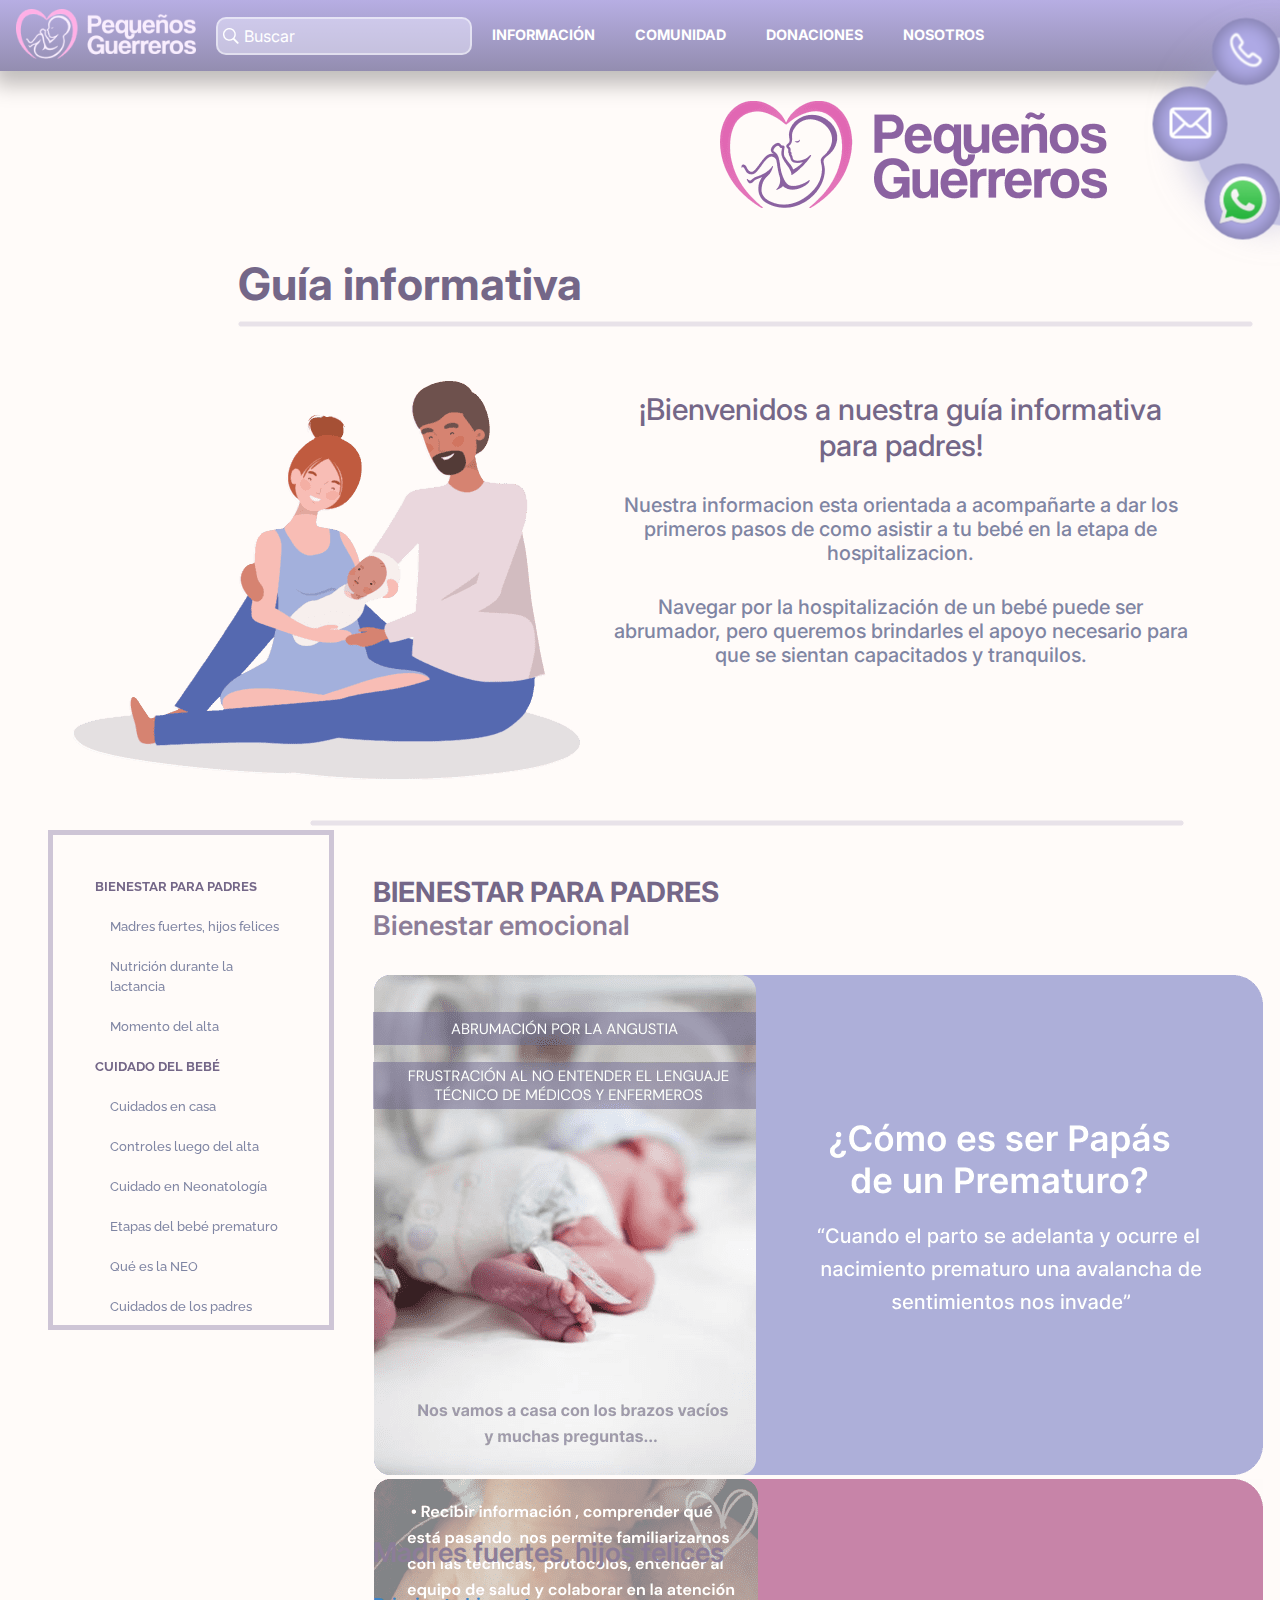
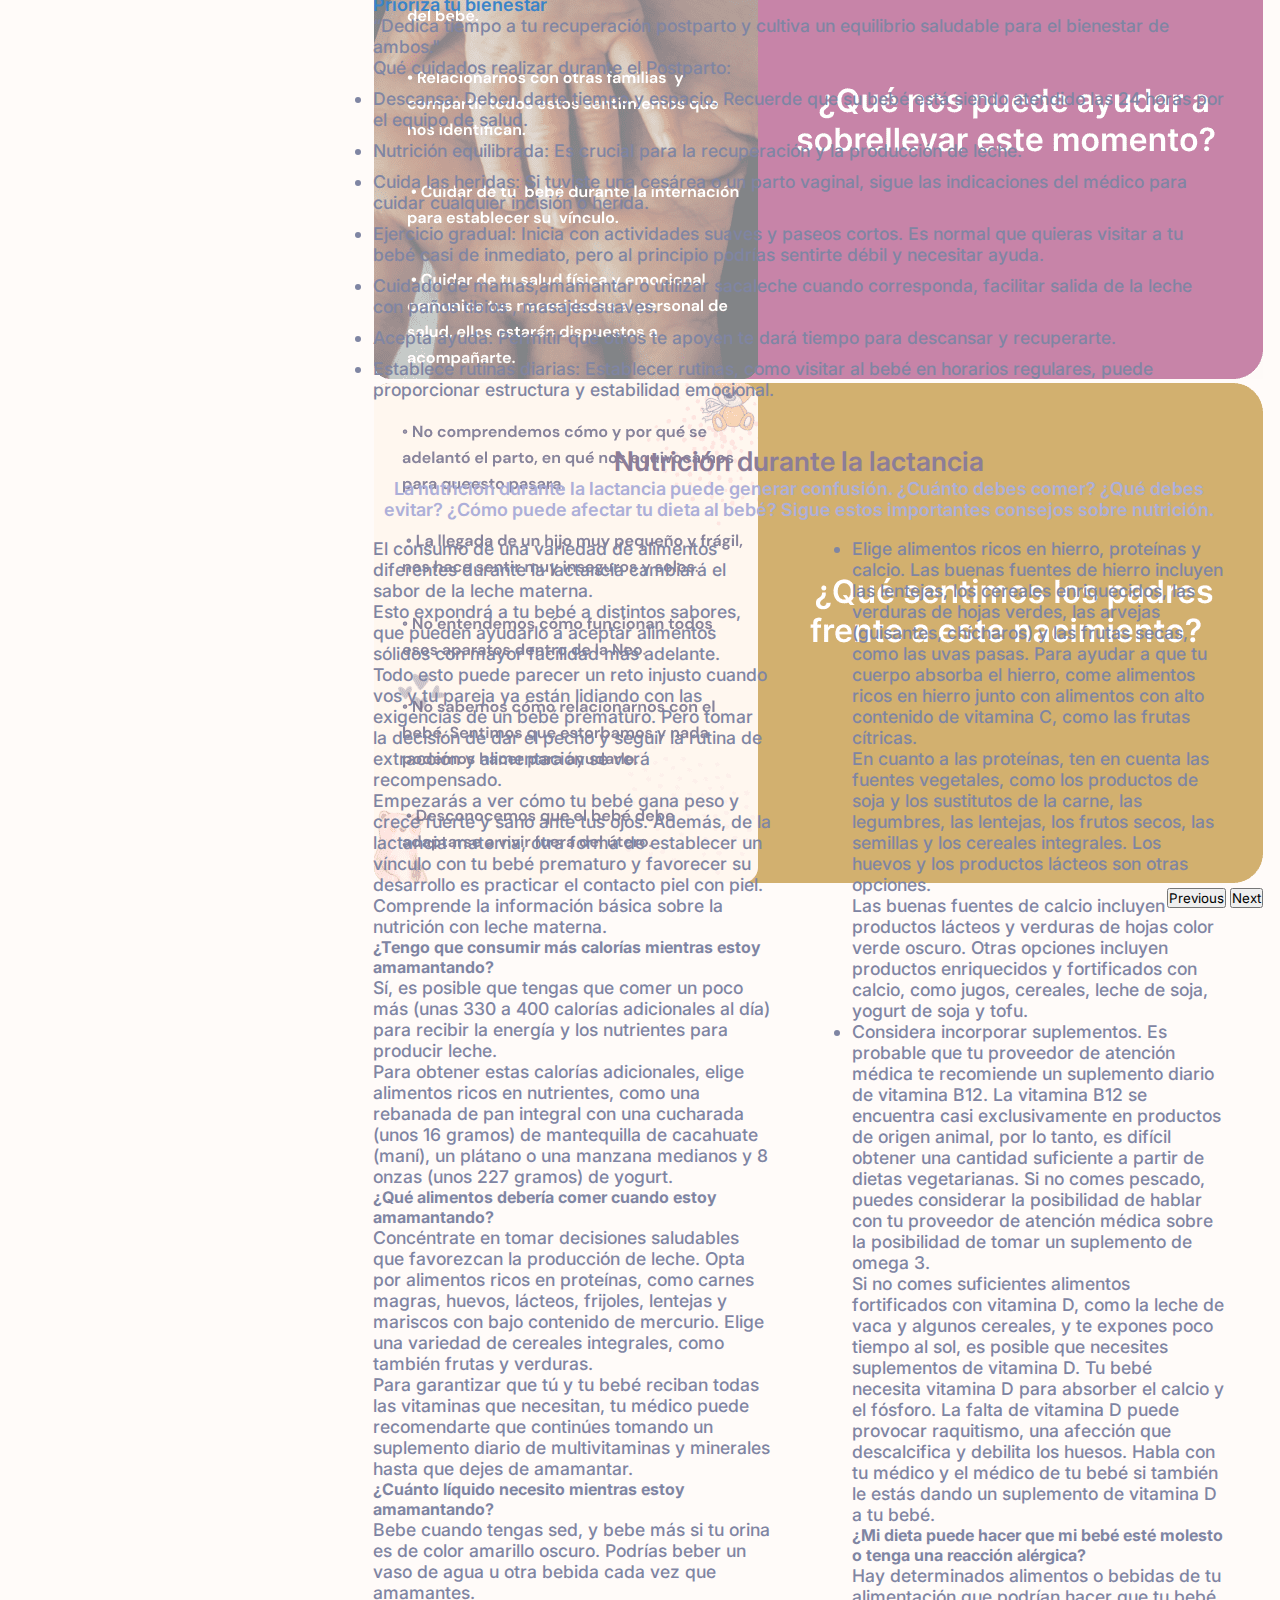
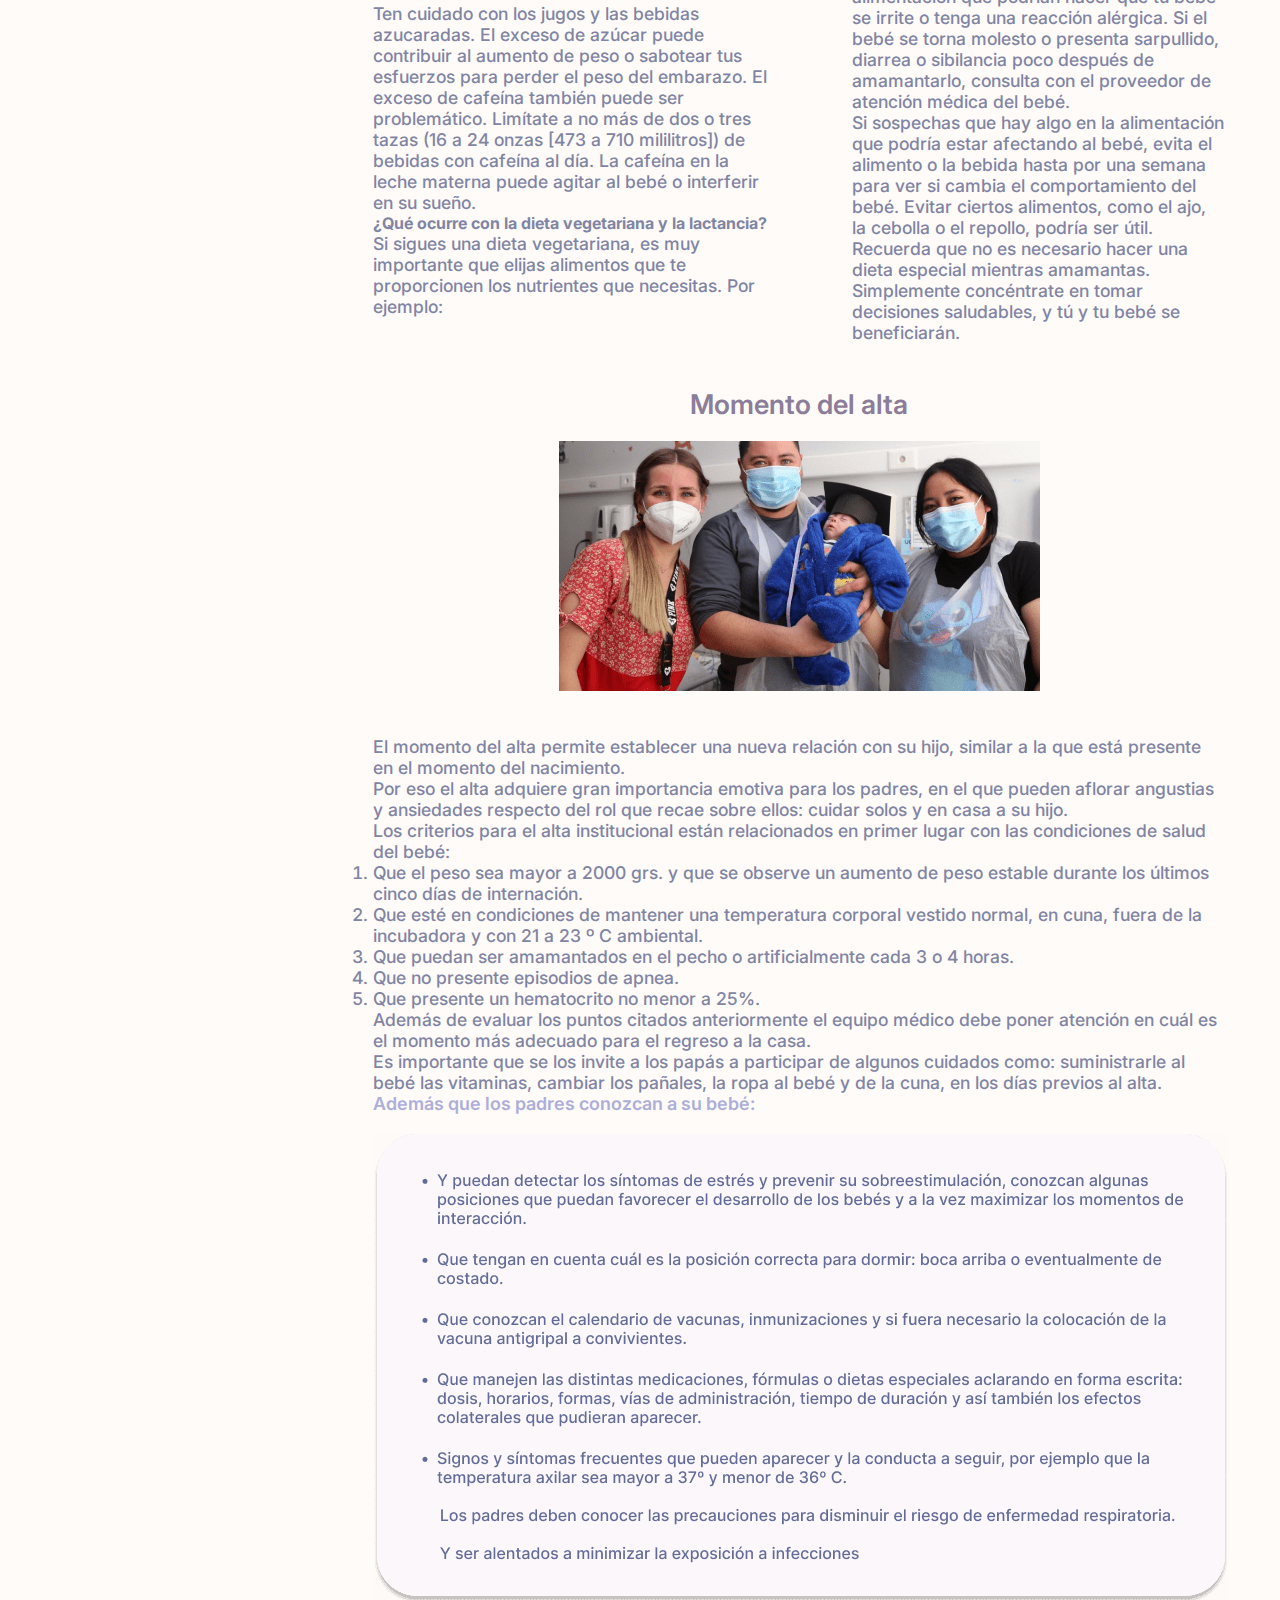
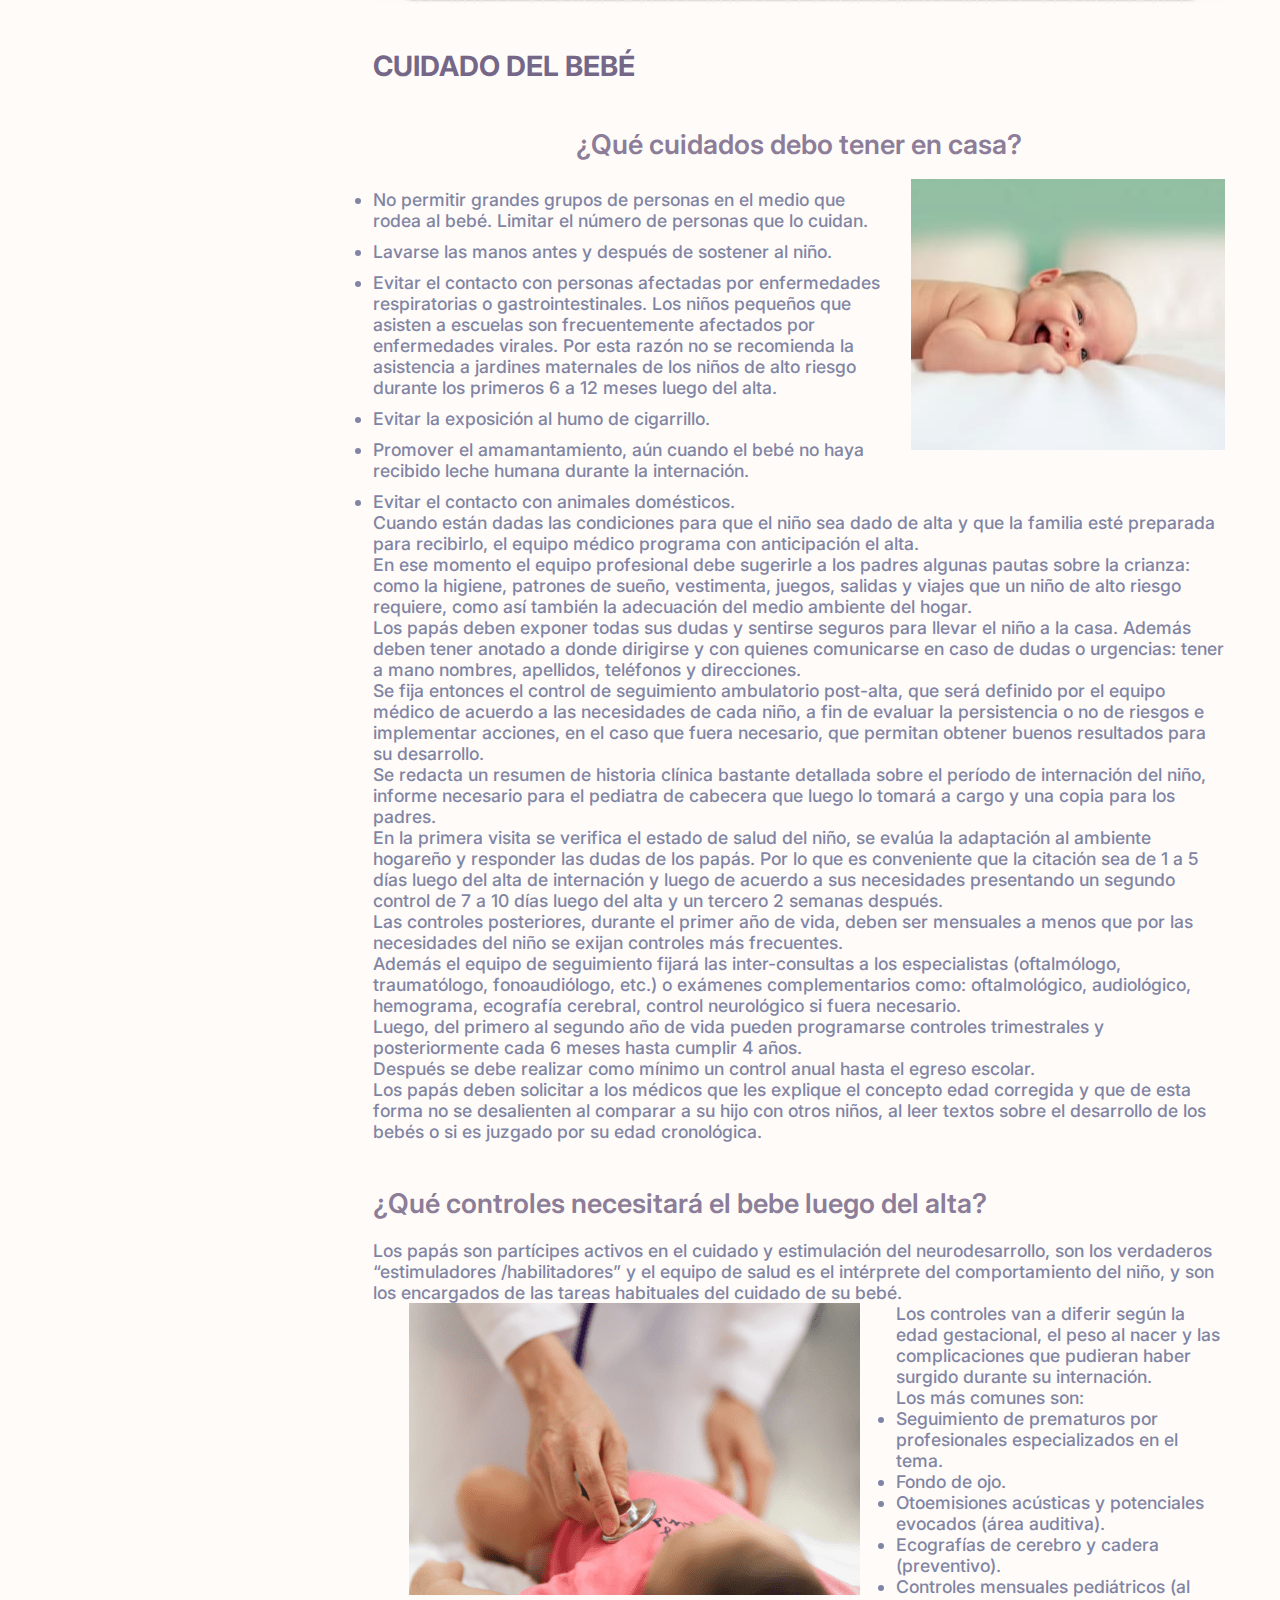
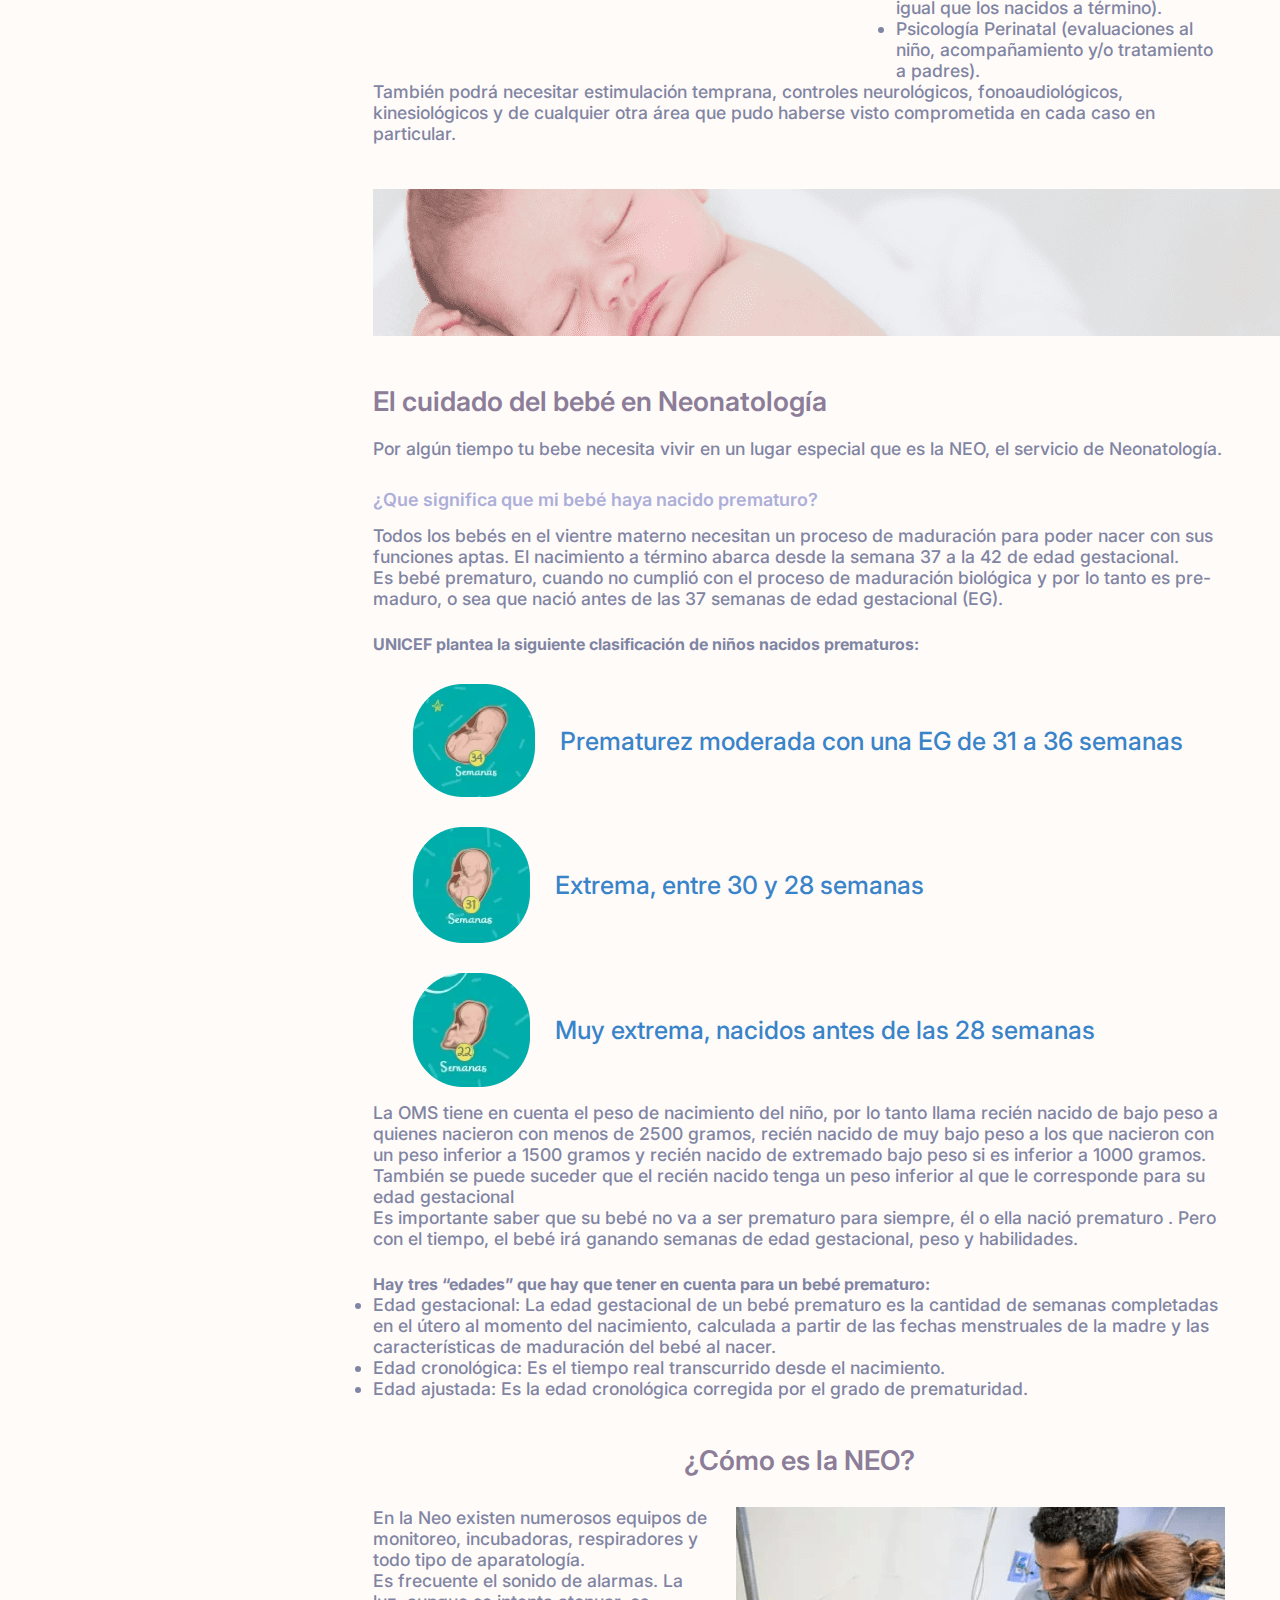
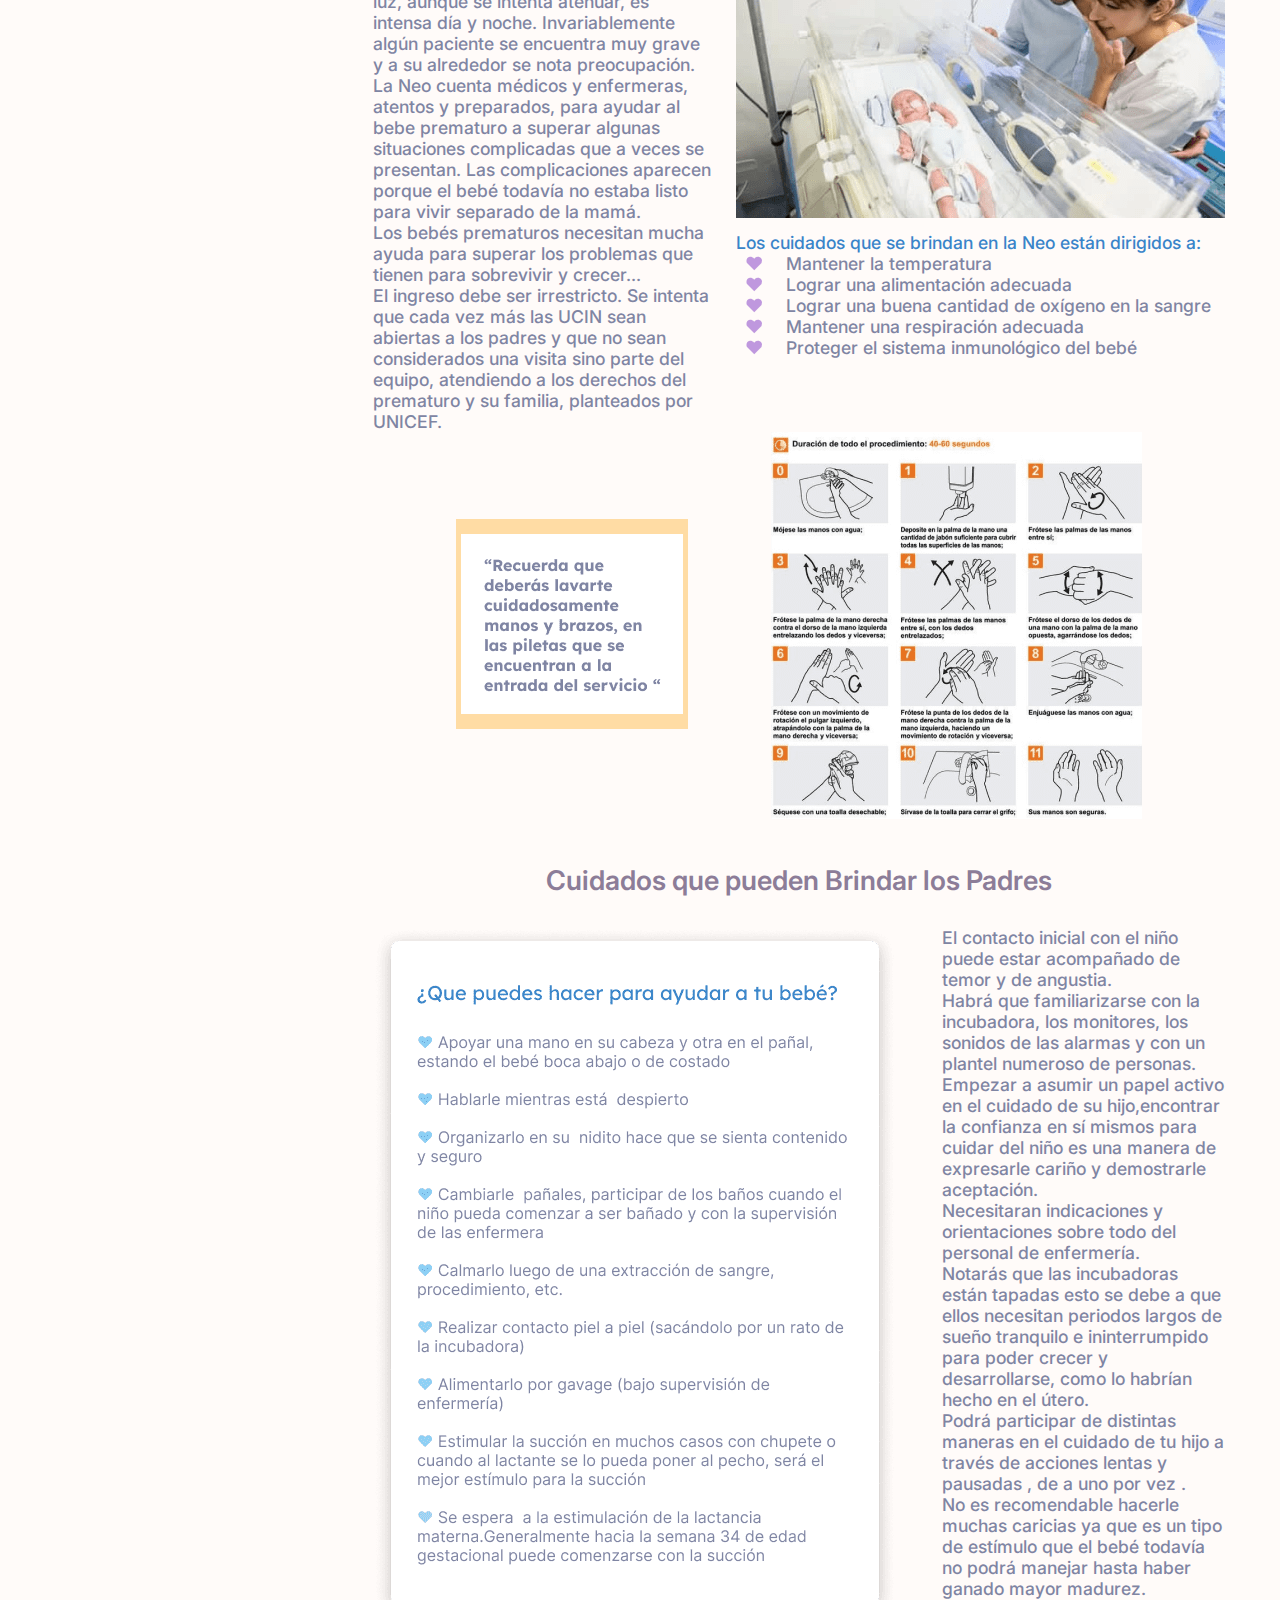
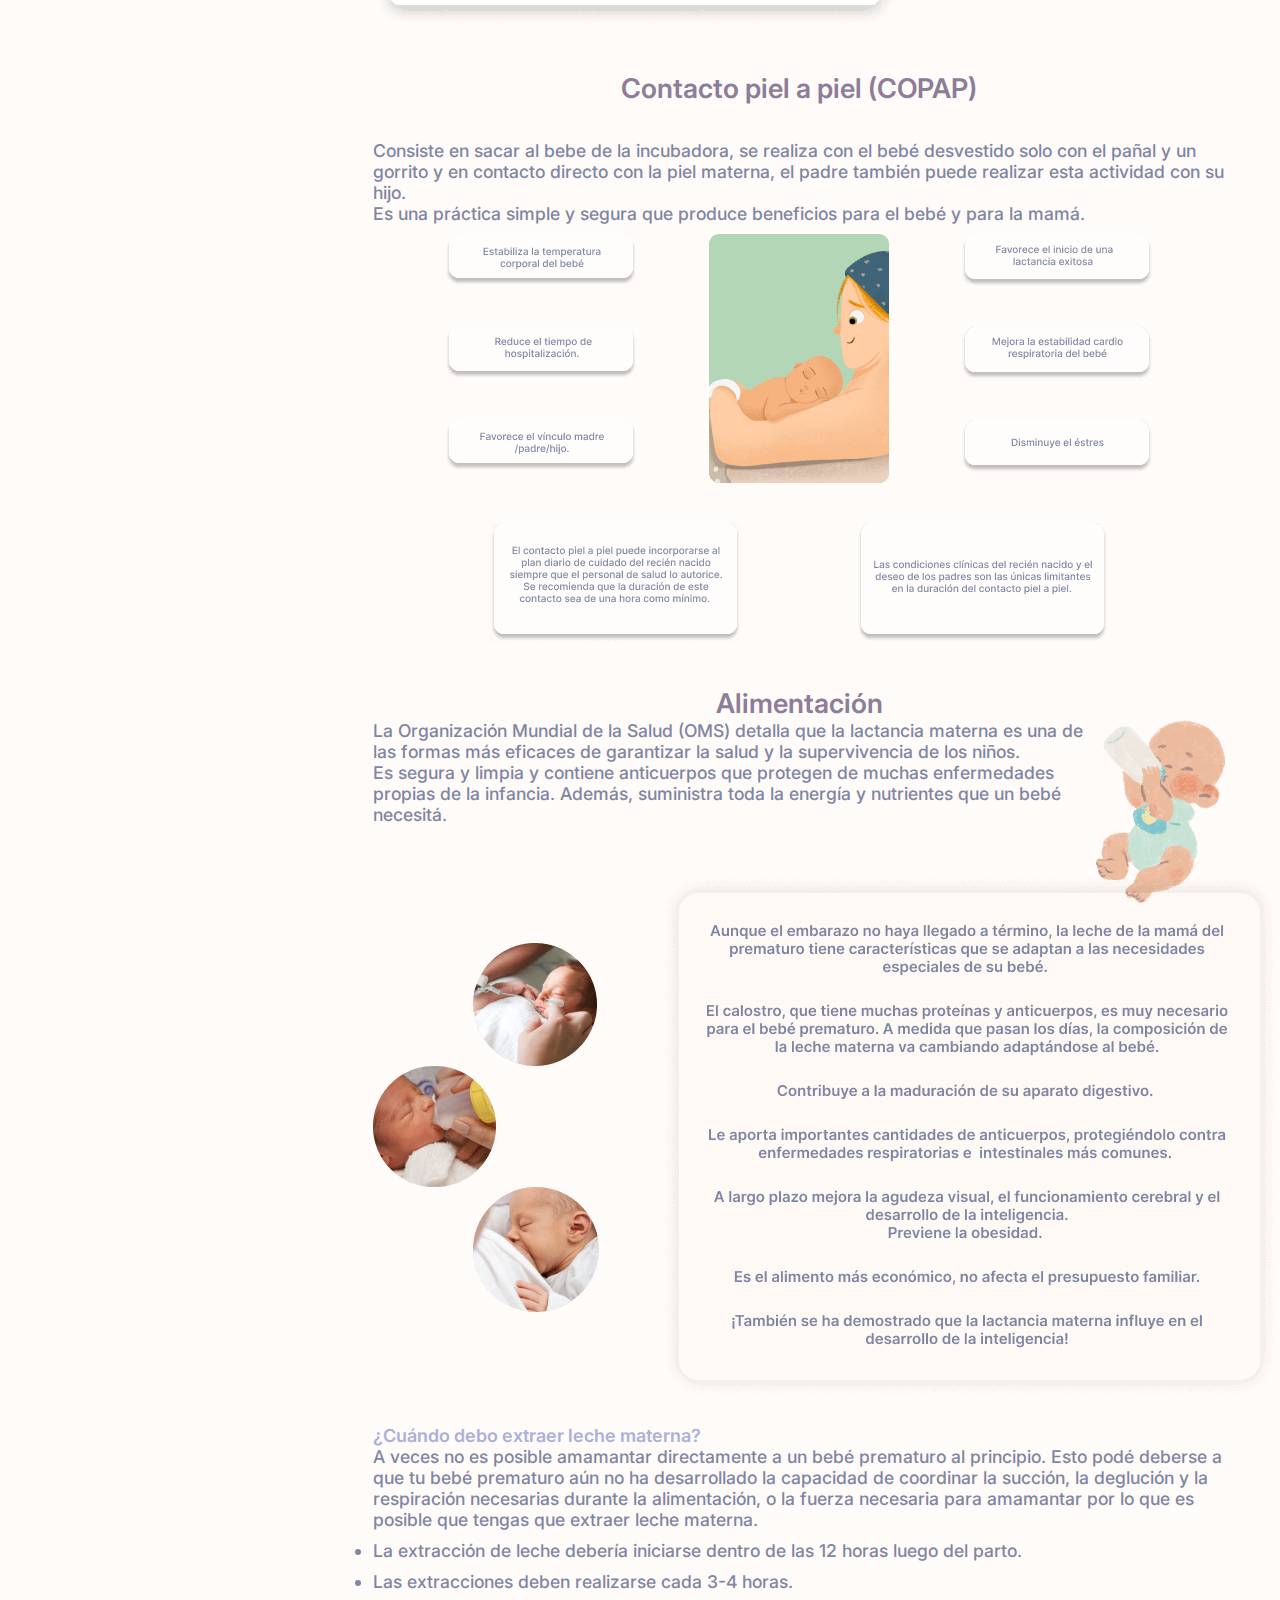
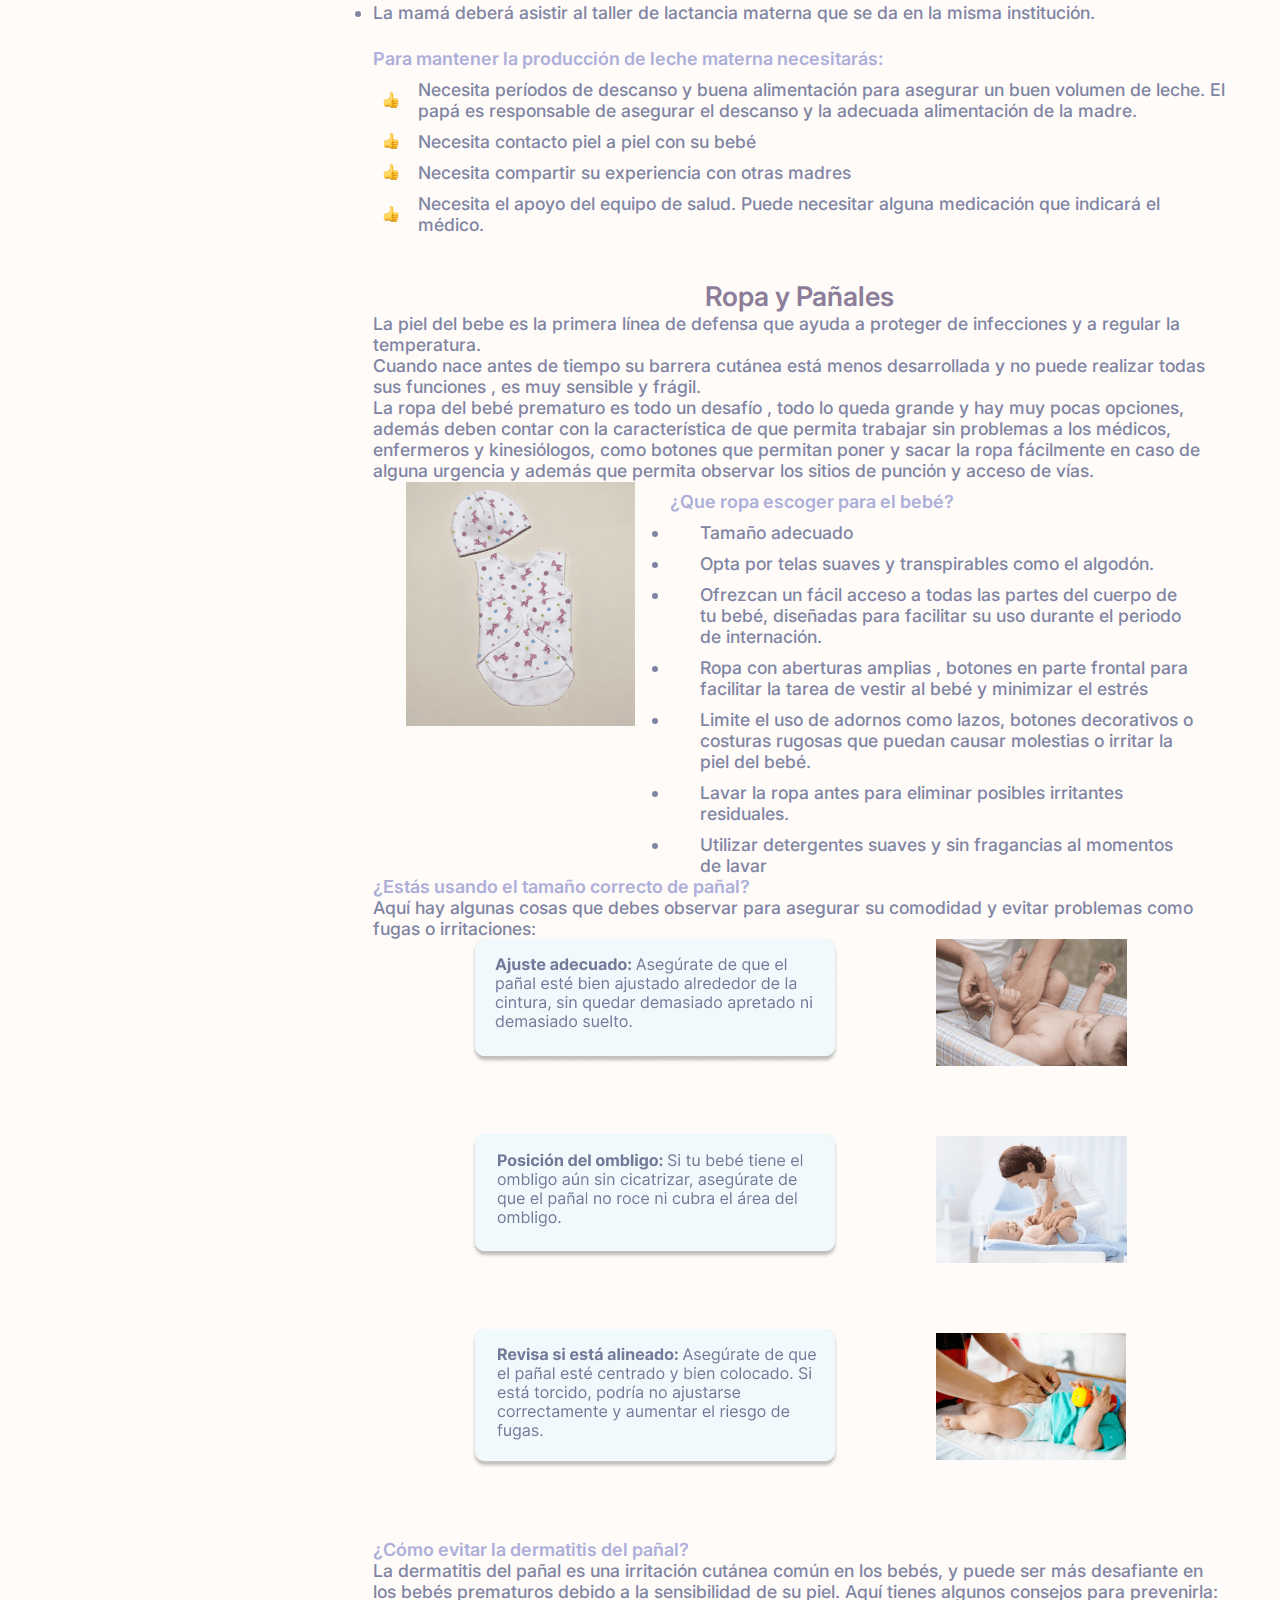
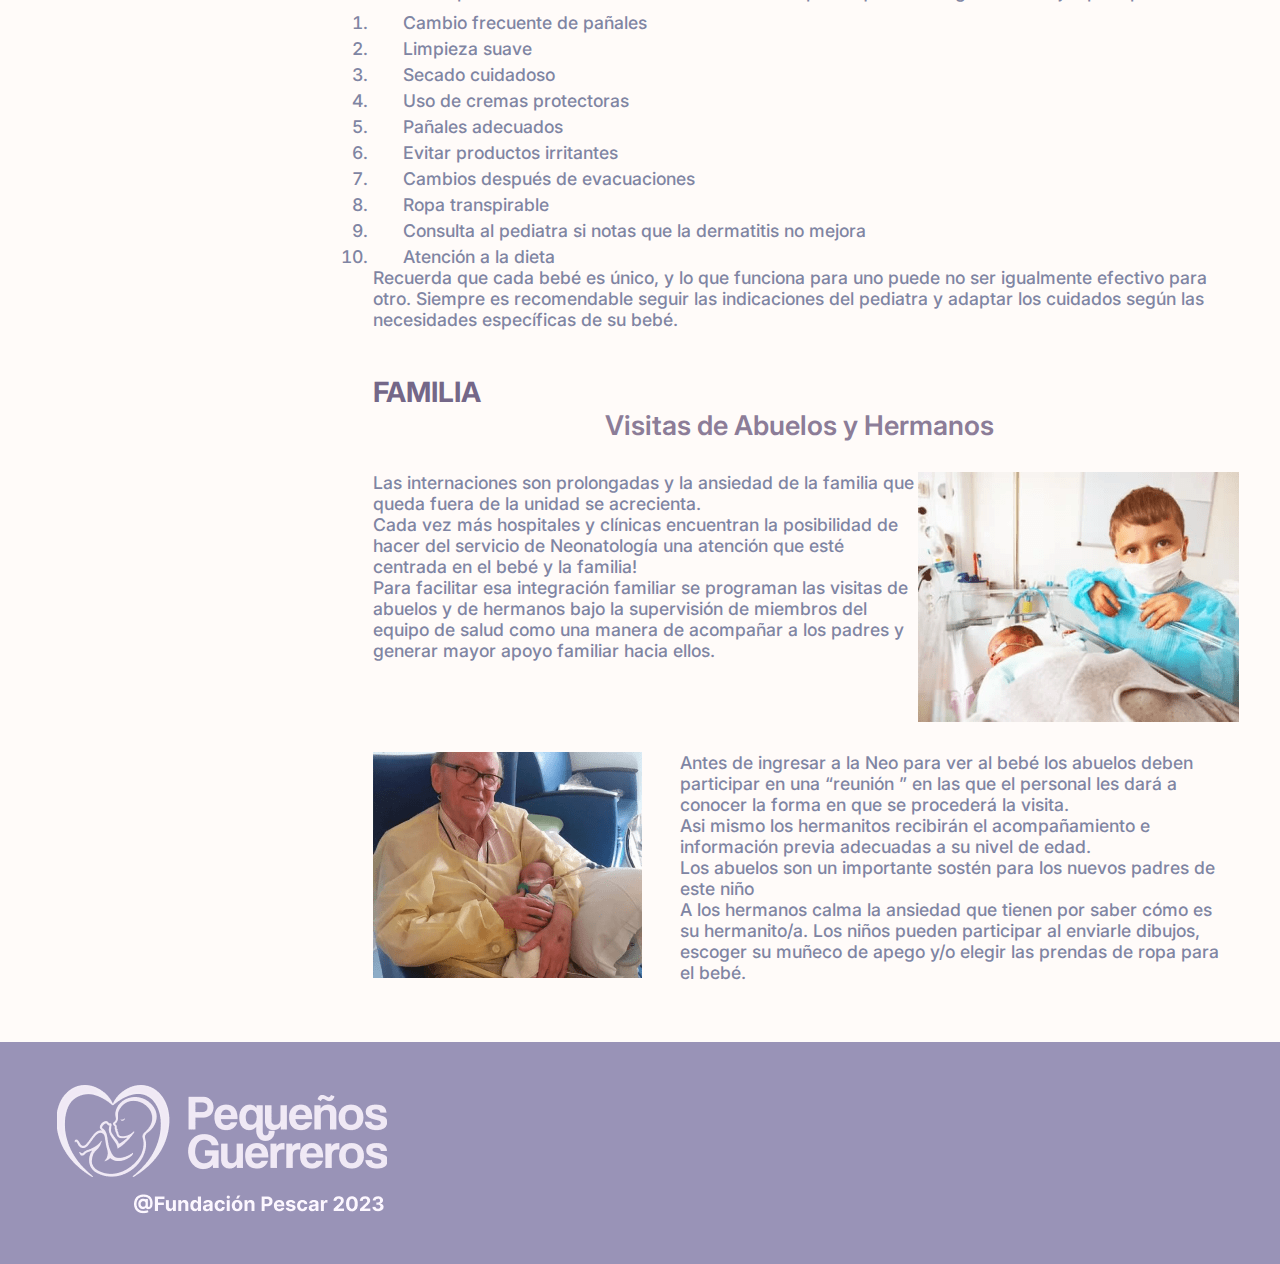
<file: informacion.html>
<!DOCTYPE html>
<html lang="en">

<head>
    <meta charset="UTF-8">
    <meta name="viewport" content="width=device-width, initial-scale=1.0">
    <title>Información</title>
    <link href="https://cdn.jsdelivr.net/npm/bootstrap@5.3.2/dist/css/bootstrap.min.css" rel="stylesheet"
        integrity="sha384-T3c6CoIi6uLrA9TneNEoa7RxnatzjcDSCmG1MXxSR1GAsXEV/Dwwykc2MPK8M2HN" crossorigin="anonymous">
    <link rel="stylesheet" href="css/style.css">
    <link rel="shortcut icon" href="./img/general/logo_pequeños_guerreros.png" type="image/x-icon">
</head>

<body>
    <header>
        <div class="header_all">
            <div class="header_logo">
                <a href="index.html"><img src="img/general/logo_escritorio.png" alt="logo pequeños guerreros"></a>
            </div>
            <div class="header_buscador">
                <img src="img/general/lupa_buscador.png" alt="lupa buscador">
                <spam class="header_buscador_placeholder">Buscar</spam>
            </div>
            <div>
                <ul class="header_nav-bar">
                    <li class="nav-bar_categorias"><a href="informacion.html">INFORMACIÓN</a></li>
                    <li class="nav-bar_categorias"><a href="comunidad.html">COMUNIDAD</a></li>
                    <li class="nav-bar_categorias"><a href="donaciones.html">DONACIONES</a></li>
                    <li class="nav-bar_categorias"><a href="nosotros.html">NOSOTROS</a></li>
                </ul>
            </div>
            <div class="header_pop-up">
                <div class="pop-up_items item_telefono"><a href="tel:+"><img src="img/general/telefono.png"
                            alt="teléfono"></a>
                </div>
                <div class="pop-up_items item_mail"><a href="mailto:"><img src="img/general/mail.png" alt="mail"></a>
                </div>
                <div class="pop-up_items item_whatsapp"><a href="http://"><img src="img/general/logo_whatsapp.png"
                            alt="whatsapp"></a>
                </div>
            </div>
        </div>
    </header>

    <header class="menu_hamburguesa">

        <div class="icono_menu_hamburguesa" id="menu_hamburguesa">
            <img src="./img/general/barra_de_menus.png" alt="menú hamburguesa">
        </div>
        <div>
            <a href="index.html"><img src="./img/general/logo_escritorio.png" alt="logo pequeños guerreros"></a>
        </div>

        <div class="menu_hamburguesa_iconos">
            <a href="mailto:"><img src="img/general/mail.png" alt="mail"></a>
        </div>
        <div class="menu_hamburguesa_iconos">
            <a href="tel:+"><img src="img/general/telefono.png" alt="teléfono"></a>
        </div>
        <div class="menu_hamburguesa_iconos">
            <a href="http://"><img src="img/general/logo_whatsapp.png" alt="whatsapp"></a>

        </div>

    </header>

    <div class="nav-bar_menu_hamburguesa">
        <div class="cerrar_menu_hamburguesa">x</div>
        <div>
            <ul>
                <li class="item_menu_hamburguesa"><a href="index.html">INICIO</a></li>
                <li class="item_menu_hamburguesa"><a href="informacion.html">INFORMACIÓN</a></li>
                <li class="item_menu_hamburguesa"><a href="comunidad.html">COMUNIDAD</a></li>
                <li class="item_menu_hamburguesa"><a href="donaciones.html">DONACIONES</a></li>
                <li class="item_menu_hamburguesa"><a href="nosotros.html">NOSOTROS</a></li>
            </ul>
        </div>
    </div>
    <main>
        <div class="container-guia-informativa">
            <div class="container-logo-guia">
                <img src="img/general/logo_guia.png" alt="Logo pequeños gigantes" class="logo-guia">
            </div>
            <h1>Guía informativa</h1>
            <img src="img/general/linea_guia.png" alt="Linea separadora" class="linea-guia">
            <div class="container-info-guia">
                <img src="img/informacion/familia_guia.png" alt="Dibujo de familia">
                <div>
                    <h2>
                        ¡Bienvenidos a nuestra guía informativa para padres!
                    </h2>
                    <p>
                        Nuestra informacion esta orientada a acompañarte a dar los primeros pasos de como asistir a tu
                        bebé en la etapa de hospitalizacion.
                    </p>
                    <p>
                        Navegar por la hospitalización de un bebé puede ser abrumador, pero queremos brindarles el apoyo
                        necesario para que se sientan capacitados y tranquilos.
                    </p>
                </div>
            </div>
            <img src="img/general/linea_guia2.png" alt="linea separadora" class="linea-guia-dos">
        </div>

        <div class="container-info-menu">
            <nav class="menu-lateral" id="ancla-flecha">
                <ul>
                    <li><a href="#bienestar-para-padres">BIENESTAR PARA PADRES</a></li>
                    <li><a href="#madres-fuertes" class="subtitulo">Madres fuertes, hijos felices</a></li>
                    <li><a href="#nutricion-lactancia" class="subtitulo">Nutrición durante la lactancia</a></li>
                    <li><a href="#momento-alta" class="subtitulo">Momento del alta</a></li>
                    <li><a href="#cuidado-bebe">CUIDADO DEL BEBÉ</a></li>
                    <li><a href="#cuidado-casa" class="subtitulo">Cuidados en casa</a></li>
                    <li><a href="#controles-alta" class="subtitulo">Controles luego del alta</a></li>
                    <li><a href="#cuidado-neo" class="subtitulo">Cuidado en Neonatología</a></li>
                    <li><a href="#etapas-bebe" class="subtitulo">Etapas del bebé prematuro</a></li>
                    <li><a href="#neo-info" class="subtitulo">Qué es la NEO</a></li>
                    <li><a href="#cuidados-padres" class="subtitulo">Cuidados de los padres</a></li>
                    <li><a href="#contacto-piel" class="subtitulo">Contacto piel a piel (COPAP)</a></li>
                    <li><a href="#alimentacion-bebe" class="subtitulo">Alimentación</a></li>
                    <li><a href="#ropa-pañales" class="subtitulo">Ropa y Pañales</a></li>
                    <li><a href="#familia-info">FAMILIA</a></li>
                    <li><a href="#visitas-familia" class="subtitulo">Visitas de abuelo y hermanos</a></li>
                </ul>
            </nav>

            <div class="container-info-general">
                <h2 id="bienestar-para-padres">BIENESTAR PARA PADRES</h2>
                <h3>Bienestar emocional</h3>

                <div class="container-carrusel-bienestar">
                    <div id="carouselExample" class="carousel slide bienestar">
                        <div class="carousel-inner">
                            <div class="carousel-item active">
                                <img src="img/informacion/carrousel_info_1.png" alt="">
                            </div>
                            <div class="carousel-item">
                                <img src="img/informacion/carrousel_info_2.png" alt="">
                            </div>
                            <div class="carousel-item">
                                <img src="img/informacion/carrousel_info_3.png" alt="">
                            </div>
                        </div>
                        <button class="carousel-control-prev" type="button" data-bs-target="#carouselExample"
                            data-bs-slide="prev">
                            <span class="carousel-control-prev-icon" aria-hidden="true"></span>
                            <span class="visually-hidden">Previous</span>
                        </button>
                        <button class="carousel-control-next" type="button" data-bs-target="#carouselExample"
                            data-bs-slide="next">
                            <span class="carousel-control-next-icon" aria-hidden="true"></span>
                            <span class="visually-hidden">Next</span>
                        </button>
                    </div>
                </div>

                <div class="container-madres-fuertes">
                    <h3 id="madres-fuertes">Madres fuertes, hijos felices</h3>
                    <h4>Prioriza tu bienestar</h4>
                    <p>“Dedica tiempo a tu recuperación postparto y cultiva un equilibrio saludable para el bienestar de
                        ambos."</p>
                    <p>Qué cuidados realizar durante el Postparto:</p>
                    <ul>
                        <li>Descansa: Deben darte tiempo y espacio. Recuerde que su bebé está siendo atendido las 24
                            horas por el equipo de salud.</li>
                        <li>Nutrición equilibrada: Es crucial para la recuperación y la producción de leche.</li>
                        <li>Cuida las heridas: Si tuviste una cesárea o un parto vaginal, sigue las indicaciones del
                            médico para cuidar cualquier incisión o herida.</li>
                        <li>Ejercicio gradual: Inicia con actividades suaves y paseos cortos. Es normal que quieras
                            visitar a tu bebé casi de inmediato, pero al principio podrías sentirte débil y necesitar
                            ayuda.</li>
                        <li>Cuidado de mamas,amamantar o utilizar sacaleche cuando corresponda, facilitar salida de la
                            leche con paños tibios , masajes suaves.</li>
                        <li>Acepta ayuda: Permitir que otros te apoyen te dará tiempo para descansar y recuperarte.</li>
                        <li>Establece rutinas diarias: Establecer rutinas, como visitar al bebé en horarios regulares,
                            puede proporcionar estructura y estabilidad emocional.</li>
                    </ul>
                </div>

                <div class="container-nutricion">
                    <h3 id="nutricion-lactancia">Nutrición durante la lactancia</h3>
                    <h4>La nutrición durante la lactancia puede generar confusión. ¿Cuánto debes comer? ¿Qué debes
                        evitar? ¿Cómo puede afectar tu dieta al bebé? Sigue estos importantes consejos sobre nutrición.
                    </h4>
                    <div class="container-info-nutricion">
                        <div class="info-nutricion-izq">
                            <p>El consumo de una variedad de alimentos diferentes durante la lactancia cambiará el sabor
                                de la leche materna.</p>
                            <p>Esto expondrá a tu bebé a distintos sabores, que pueden ayudarlo a aceptar alimentos
                                sólidos con mayor facilidad más adelante.</p>
                            <p>Todo esto puede parecer un reto injusto cuando vos y tu pareja ya están lidiando con las
                                exigencias de un bebé prematuro. Pero tomar la decisión de dar el pecho y seguir la
                                rutina de extracción y alimentación se verá recompensado.</p>
                            <p>Empezarás a ver cómo tu bebé gana peso y crece fuerte y sano ante tus ojos. Además, de la
                                lactancia materna, otra forma de establecer un vínculo con tu bebé prematuro y favorecer
                                su desarrollo es practicar el contacto piel con piel.</p>
                            <p>Comprende la información básica sobre la nutrición con leche materna.</p>
                            <h5>¿Tengo que consumir más calorías mientras estoy amamantando?</h5>
                            <p>Sí, es posible que tengas que comer un poco más (unas 330 a 400 calorías adicionales al
                                día) para recibir la energía y los nutrientes para producir leche.</p>
                            <p>Para obtener estas calorías adicionales, elige alimentos ricos en nutrientes, como una
                                rebanada de pan integral con una cucharada (unos 16 gramos) de mantequilla de cacahuate
                                (maní), un plátano o una manzana medianos y 8 onzas (unos 227 gramos) de yogurt.</p>
                            <h5>¿Qué alimentos debería comer cuando estoy amamantando?</h5>
                            <p>Concéntrate en tomar decisiones saludables que favorezcan la producción de leche. Opta
                                por alimentos ricos en proteínas, como carnes magras, huevos, lácteos, frijoles,
                                lentejas y mariscos con bajo contenido de mercurio. Elige una variedad de cereales
                                integrales, como también frutas y verduras.</p>
                            <p>Para garantizar que tú y tu bebé reciban todas las vitaminas que necesitan, tu médico
                                puede recomendarte que continúes tomando un suplemento diario de multivitaminas y
                                minerales hasta que dejes de amamantar.</p>
                            <h5>¿Cuánto líquido necesito mientras estoy amamantando?</h5>
                            <p>Bebe cuando tengas sed, y bebe más si tu orina es de color amarillo oscuro. Podrías beber
                                un vaso de agua u otra bebida cada vez que amamantes.</p>
                            <p>Ten cuidado con los jugos y las bebidas azucaradas. El exceso de azúcar puede contribuir
                                al aumento de peso o sabotear tus esfuerzos para perder el peso del embarazo. El exceso
                                de cafeína también puede ser problemático. Limítate a no más de dos o tres tazas (16 a
                                24 onzas [473 a 710 mililitros]) de bebidas con cafeína al día. La cafeína en la leche
                                materna puede agitar al bebé o interferir en su sueño.</p>
                            <h5>¿Qué ocurre con la dieta vegetariana y la lactancia?</h5>
                            <p>Si sigues una dieta vegetariana, es muy importante que elijas alimentos que te
                                proporcionen los nutrientes que necesitas. Por ejemplo:</p>
                        </div>
                        <div class="info-nutricion-der">
                            <ul>
                                <li>Elige alimentos ricos en hierro, proteínas y calcio. Las buenas fuentes de hierro
                                    incluyen las lentejas, los cereales enriquecidos, las verduras de hojas verdes, las
                                    arvejas (guisantes, chícharos) y las frutas secas, como las uvas pasas. Para ayudar
                                    a que tu cuerpo absorba el hierro, come alimentos ricos en hierro junto con
                                    alimentos con alto contenido de vitamina C, como las frutas cítricas.</li>
                            </ul>
                            <p>En cuanto a las proteínas, ten en cuenta las fuentes vegetales, como los productos de
                                soja y los sustitutos de la carne, las legumbres, las lentejas, los frutos secos, las
                                semillas y los cereales integrales. Los huevos y los productos lácteos son otras
                                opciones.</p>
                            <p>Las buenas fuentes de calcio incluyen productos lácteos y verduras de hojas color verde
                                oscuro. Otras opciones incluyen productos enriquecidos y fortificados con calcio, como
                                jugos, cereales, leche de soja, yogurt de soja y tofu.</p>
                            <ul>
                                <li>Considera incorporar suplementos. Es probable que tu proveedor de atención médica te
                                    recomiende un suplemento diario de vitamina B12. La vitamina B12 se encuentra casi
                                    exclusivamente en productos de origen animal, por lo tanto, es difícil obtener una
                                    cantidad suficiente a partir de dietas vegetarianas. Si no comes pescado, puedes
                                    considerar la posibilidad de hablar con tu proveedor de atención médica sobre la
                                    posibilidad de tomar un suplemento de omega 3.</li>
                            </ul>
                            <p>Si no comes suficientes alimentos fortificados con vitamina D, como la leche de vaca y
                                algunos cereales, y te expones poco tiempo al sol, es posible que necesites suplementos
                                de vitamina D. Tu bebé necesita vitamina D para absorber el calcio y el fósforo. La
                                falta de vitamina D puede provocar raquitismo, una afección que descalcifica y debilita
                                los huesos. Habla con tu médico y el médico de tu bebé si también le estás dando un
                                suplemento de vitamina D a tu bebé.</p>
                            <h5>¿Mi dieta puede hacer que mi bebé esté molesto o tenga una reacción alérgica?</h5>
                            <p>Hay determinados alimentos o bebidas de tu alimentación que podrían hacer que tu bebé se
                                irrite o tenga una reacción alérgica. Si el bebé se torna molesto o presenta sarpullido,
                                diarrea o sibilancia poco después de amamantarlo, consulta con el proveedor de atención
                                médica del bebé.</p>
                            <p>Si sospechas que hay algo en la alimentación que podría estar afectando al bebé, evita el
                                alimento o la bebida hasta por una semana para ver si cambia el comportamiento del bebé.
                                Evitar ciertos alimentos, como el ajo, la cebolla o el repollo, podría ser útil.</p>
                            <p>Recuerda que no es necesario hacer una dieta especial mientras amamantas. Simplemente
                                concéntrate en tomar decisiones saludables, y tú y tu bebé se beneficiarán.</p>
                        </div>
                    </div>
                </div>

                <div class="container-alta">
                    <h3 id="momento-alta">Momento del alta</h3>
                    <img src="img/momento-alta.png" alt="Bebé dado de alta en el hospital">
                    <p>El momento del alta permite establecer una nueva relación con su hijo, similar a la que está
                        presente en el momento del nacimiento.</p>
                    <p>Por eso el alta adquiere gran importancia emotiva para los padres, en el que pueden aflorar
                        angustias y ansiedades respecto del rol que recae sobre ellos: cuidar solos y en casa a su hijo.
                    </p>
                    <p>Los criterios para el alta institucional están relacionados en primer lugar con las condiciones
                        de salud del bebé:</p>
                    <ol>
                        <li>Que el peso sea mayor a 2000 grs. y que se observe un aumento de peso estable durante
                            los últimos cinco días de internación.</li>
                        <li>Que esté en condiciones de mantener una temperatura corporal vestido normal, en cuna, fuera
                            de la incubadora y con 21 a 23 º C ambiental.</li>
                        <li>Que puedan ser amamantados en el pecho o artificialmente cada 3 o 4 horas.</li>
                        <li>Que no presente episodios de apnea.</li>
                        <li>Que presente un hematocrito no menor a 25%.</li>
                    </ol>
                    <p>Además de evaluar los puntos citados anteriormente el equipo médico debe poner atención en cuál
                        es el momento más adecuado para el regreso a la casa.</p>
                    <p>Es importante que se los invite a los papás a participar de algunos cuidados como: suministrarle
                        al bebé las vitaminas, cambiar los pañales, la ropa al bebé y de la cuna, en los días previos al
                        alta.</p>
                    <h4>Además que los padres conozcan a su bebé:</h4>
                    <img src="img/conocimiento-bebe-beneficios.png" alt="Beneficios por conocer a su bebé">
                </div>

                <div class="container-cuidado">
                    <h2 id="cuidado-bebe">CUIDADO DEL BEBÉ</h2>
                    <h3 id="cuidado-casa">¿Qué cuidados debo tener en casa?</h3>

                    <div class="container-cuidados-casa">
                        <ul>
                            <li>No permitir grandes grupos de personas en el medio que rodea al bebé. Limitar el número
                                de personas que lo cuidan.</li>
                            <li>Lavarse las manos antes y después de sostener al niño.</li>
                            <li>Evitar el contacto con personas afectadas por enfermedades respiratorias o
                                gastrointestinales. Los niños pequeños que asisten a escuelas son frecuentemente
                                afectados por enfermedades virales. Por esta razón no se recomienda la asistencia a
                                jardines maternales de los niños de alto riesgo durante los primeros 6 a 12 meses luego
                                del alta.</li>
                            <li>Evitar la exposición al humo de cigarrillo.</li>
                            <li>Promover el amamantamiento, aún cuando el bebé no haya recibido leche humana durante la
                                internación.</li>
                            <li>Evitar el contacto con animales domésticos.</li>
                        </ul>
                        <div>
                            <img src="img/informacion/cuidados_bebe_01.jpg" alt="Bebé sonriendo">
                        </div>
                    </div>

                    <p>Cuando están dadas las condiciones para que el niño sea dado de alta y que la familia esté
                        preparada para recibirlo, el equipo médico programa con anticipación el alta.</p>
                    <p>En ese momento el equipo profesional debe sugerirle a los padres algunas pautas sobre la crianza:
                        como la higiene, patrones de sueño, vestimenta, juegos, salidas y viajes que un niño de alto
                        riesgo requiere, como así también la adecuación del medio ambiente del hogar.</p>
                    <p>Los papás deben exponer todas sus dudas y sentirse seguros para llevar el niño a la casa. Además
                        deben tener anotado a donde dirigirse y con quienes comunicarse en caso de dudas o urgencias:
                        tener a mano nombres, apellidos, teléfonos y direcciones.</p>
                    <p>Se fija entonces el control de seguimiento ambulatorio post-alta, que será definido por el equipo
                        médico de acuerdo a las necesidades de cada niño, a fin de evaluar la persistencia o no de
                        riesgos e implementar acciones, en el caso que fuera necesario, que permitan obtener buenos
                        resultados para su desarrollo.</p>
                    <p>Se redacta un resumen de historia clínica bastante detallada sobre el período de internación del
                        niño, informe necesario para el pediatra de cabecera que luego lo tomará a cargo y una copia
                        para los padres.</p>
                    <p>En la primera visita se verifica el estado de salud del niño, se evalúa la adaptación al ambiente
                        hogareño y responder las dudas de los papás. Por lo que es conveniente que la citación sea de 1
                        a 5 días luego del alta de internación y luego de acuerdo a sus necesidades presentando un
                        segundo control de 7 a 10 días luego del alta y un tercero 2 semanas después.</p>
                    <p>Las controles posteriores, durante el primer año de vida, deben ser mensuales a menos que por las
                        necesidades del niño se exijan controles más frecuentes.</p>
                    <p>Además el equipo de seguimiento fijará las inter-consultas a los especialistas (oftalmólogo,
                        traumatólogo, fonoaudiólogo, etc.) o exámenes complementarios como: oftalmológico, audiológico,
                        hemograma, ecografía cerebral, control neurológico si fuera necesario.</p>
                    <p>Luego, del primero al segundo año de vida pueden programarse controles trimestrales y
                        posteriormente cada 6 meses hasta cumplir 4 años.</p>
                    <p>Después se debe realizar como mínimo un control anual hasta el egreso escolar.</p>
                    <p>Los papás deben solicitar a los médicos que les explique el concepto edad corregida y que de esta
                        forma no se desalienten al comparar a su hijo con otros niños, al leer textos sobre el
                        desarrollo de los bebés o si es juzgado por su edad cronológica.</p>
                </div>

                <div class="container-controles">
                    <h3 id="controles-alta">¿Qué controles necesitará el bebe luego del alta?</h3>
                    <p>Los papás son partícipes activos en el cuidado y estimulación del neurodesarrollo, son los
                        verdaderos “estimuladores /habilitadores” y el equipo de salud es el intérprete del
                        comportamiento del niño, y son los encargados de las tareas habituales del cuidado de su bebé.
                    </p>
                    <div class="container-estetoscopio">
                        <div class="container-estetoscopio-img">
                            <img src="img/bebe-este.png" alt="Bebé siendo revisado con un estetoscopio">
                        </div>
                        <div>
                            <p>Los controles van a diferir según la edad gestacional, el peso al nacer y las
                                complicaciones
                                que pudieran haber surgido durante su internación.</p>
                            <p>Los más comunes son:</p>
                            <ul>
                                <li>Seguimiento de prematuros por profesionales especializados en el tema.</li>
                                <li>Fondo de ojo.</li>
                                <li>Otoemisiones acústicas y potenciales evocados (área auditiva).</li>
                                <li>Ecografías de cerebro y cadera (preventivo).</li>
                                <li>Controles mensuales pediátricos (al igual que los nacidos a término).</li>
                                <li>Psicología Perinatal (evaluaciones al niño, acompañamiento y/o tratamiento a
                                    padres).
                                </li>
                            </ul>
                        </div>
                    </div>
                    <p>También podrá necesitar estimulación temprana, controles neurológicos, fonoaudiológicos,
                        kinesiológicos y de cualquier otra área que pudo haberse visto comprometida en cada caso en
                        particular.</p>
                </div>

                <div class="container-banner-info">
                    <img src="img/informacion/cuidados_bebe_3.png" alt="">
                </div>

                <div class="container-cuidado-neo">
                    <h3 id="cuidado-neo">El cuidado del bebé en Neonatología</h3>
                    <p>Por algún tiempo tu bebe necesita vivir en un lugar especial que es la NEO, el servicio de
                        Neonatología.</p>
                    <h4>¿Que significa que mi bebé haya nacido prematuro?</h4>
                    <p>Todos los bebés en el vientre materno necesitan un proceso de maduración para poder nacer con sus
                        funciones aptas. El nacimiento a término abarca desde la semana 37 a la 42 de edad gestacional.
                    </p>
                    <p>Es bebé prematuro, cuando no cumplió con el proceso de maduración biológica y por lo tanto es
                        pre-maduro, o sea que nació antes de las 37 semanas de edad gestacional (EG).</p>
                    <h5 id="etapas-bebe">UNICEF plantea la siguiente clasificación de niños nacidos prematuros:</h5>
                    <div>
                        <img src="img/informacion/semanas_bebe_1.png" alt="Prematurez moderada">
                        <p>Prematurez moderada con una EG de 31 a 36 semanas</p>
                    </div>
                    <div>
                        <img src="img/informacion/semanas_bebe_2.png" alt="Prematurez extrema">
                        <p>Extrema, entre 30 y 28 semanas </p>
                    </div>
                    <div>
                        <img src="img/informacion/semanas_bebe_3.png" alt="Prematuez muy extrema">
                        <p>Muy extrema, nacidos antes de las 28 semanas</p>
                    </div>
                    <p>La OMS tiene en cuenta el peso de nacimiento del niño, por lo tanto llama recién nacido de bajo
                        peso a quienes nacieron con menos de 2500 gramos, recién nacido de muy bajo peso a los que
                        nacieron con un peso inferior a 1500 gramos y recién nacido de extremado bajo peso si es
                        inferior a 1000 gramos.</p>
                    <p>También se puede suceder que el recién nacido tenga un peso inferior al que le corresponde para
                        su edad gestacional</p>
                    <p>Es importante saber que su bebé no va a ser prematuro para siempre, él o ella nació prematuro .
                        Pero con el tiempo, el bebé irá ganando semanas de edad gestacional, peso y habilidades.</p>
                    <h5>Hay tres “edades” que hay que tener en cuenta para un bebé prematuro:</h5>
                    <ul>
                        <li>Edad gestacional: La edad gestacional de un bebé prematuro es la cantidad de semanas
                            completadas
                            en el útero al momento del nacimiento, calculada a partir de las fechas menstruales de la
                            madre
                            y las características de maduración del bebé al nacer.</li>
                        <li>Edad cronológica: Es el tiempo real transcurrido desde el nacimiento.</li>
                        <li>Edad ajustada: Es la edad cronológica corregida por el grado de prematuridad.</li>
                    </ul>
                </div>

                <div class="container-info-neo">
                    <h3 id="neo-info">¿Cómo es la NEO?</h3>
                    <div class="container-neo-info-img">
                        <div>
                            <p>En la Neo existen numerosos equipos de monitoreo, incubadoras, respiradores y todo tipo
                                de aparatología.</p>
                            <p>Es frecuente el sonido de alarmas. La luz, aunque se intenta atenuar, es intensa día y
                                noche. Invariablemente algún paciente se encuentra muy grave y a su alrededor se nota
                                preocupación.</p>
                            <p>La Neo cuenta médicos y enfermeras, atentos y preparados, para ayudar al bebe prematuro a
                                superar algunas situaciones complicadas que a veces se presentan. Las complicaciones
                                aparecen porque el bebé todavía no estaba listo para vivir separado de la mamá.</p>
                            <p>Los bebés prematuros necesitan mucha ayuda para superar los problemas que tienen para
                                sobrevivir y crecer...</p>
                            <p>El ingreso debe ser irrestricto. Se intenta que cada vez más las UCIN sean abiertas a los
                                padres y que no sean considerados una visita sino parte del equipo, atendiendo a los
                                derechos del prematuro y su familia, planteados por UNICEF.</p>
                        </div>
                        <div class="container-neo-img">
                            <img src="img/informacion/neo_papas.png" alt="Bebé en incubadora">
                            <p>Los cuidados que se brindan en la Neo están dirigidos a:</p>
                            <ul>
                                <li>Mantener la temperatura</li>
                                <li>Lograr una alimentación adecuada</li>
                                <li>Lograr una buena cantidad de oxígeno en la sangre</li>
                                <li>Mantener una respiración adecuada</li>
                                <li>Proteger el sistema inmunológico del bebé</li>
                            </ul>
                        </div>
                    </div>
                    <div class="container-neo-info-img lavarse-manos">
                        <img src="img/Guia Informativa Medium/lava-manos.png" alt="Recordatorio de lavarse las manos">
                        <img src="img/Guia Informativa Medium/como-lavar-manos.png" alt="Cómo lavarse las manos">
                    </div>
                </div>

                <div class="container-cuidados-padres">
                    <h3 id="cuidados-padres">Cuidados que pueden Brindar los Padres</h3>
                    <div class="container-cuidados-img-info">
                        <img src="img/Guia Informativa Medium/ayuda-bebe.png" alt="Consejos para ayudar a tu bebé">
                        <div>
                            <p>El contacto inicial con el niño puede estar acompañado de temor y de angustia.</p>
                            <p>Habrá que familiarizarse con la incubadora, los monitores, los sonidos de las alarmas y
                                con
                                un plantel numeroso de personas.</p>
                            <p>Empezar a asumir un papel activo en el cuidado de su hijo,encontrar la confianza en sí
                                mismos
                                para cuidar del niño es una manera de expresarle cariño y demostrarle aceptación.</p>
                            <p>Necesitaran indicaciones y orientaciones sobre todo del personal de enfermería.</p>
                            <p>Notarás que las incubadoras están tapadas esto se debe a que ellos necesitan periodos
                                largos
                                de sueño tranquilo e ininterrumpido para poder crecer y desarrollarse, como lo habrían
                                hecho
                                en el útero.</p>
                            <p>Podrá participar de distintas maneras en el cuidado de tu hijo a través de acciones
                                lentas y
                                pausadas , de a uno por vez .</p>
                            <p>No es recomendable hacerle muchas caricias ya que es un tipo de estímulo que el bebé
                                todavía
                                no podrá manejar hasta haber ganado mayor madurez.</p>
                        </div>
                    </div>
                </div>

                <div class="container-piel-a-piel">
                    <h3 id="contacto-piel">Contacto piel a piel (COPAP)</h3>
                    <p>Consiste en sacar al bebe de la incubadora, se realiza con el bebé desvestido solo con el pañal y
                        un gorrito y en contacto directo con la piel materna, el padre también puede realizar esta
                        actividad con su hijo.</p>
                    <p>Es una práctica simple y segura que produce beneficios para el bebé y para la mamá.</p>
                    <div class="container-tips-piel-img">
                        <div>
                            <img src="img/Guia Informativa Medium/estabiliza.png" alt="">
                            <img src="img/Guia Informativa Medium/reduce.png" alt="">
                            <img src="img/Guia Informativa Medium/favorece-vinculo.png" alt="">
                        </div>
                        <div>
                            <img src="img/Guia Informativa Medium/padre-bebe-dibujo.png" alt="">
                        </div>
                        <div>
                            <img src="img/Guia Informativa Medium/favorece.png" alt="">
                            <img src="img/Guia Informativa Medium/mejora.png" alt="">
                            <img src="img/Guia Informativa Medium/disminuye.png" alt="">
                        </div>
                    </div>
                    <div class="container-tips-piel">
                        <img src="img/Guia Informativa Medium/contacto-piel.png" alt="">
                        <img src="img/Guia Informativa Medium/condiciones-clinicas.png" alt="">
                    </div>
                </div>

                <div class="container-alimentacion">
                    <h3 id="alimentacion-bebe">Alimentación</h3>
                    <div class="container-alimentacion-img-info">
                        <div>
                            <p>La Organización Mundial de la Salud (OMS) detalla que la lactancia materna es una de las
                                formas
                                más eficaces de garantizar la salud y la supervivencia de los niños.</p>
                            <p>Es segura y limpia y contiene anticuerpos que protegen de muchas enfermedades propias de
                                la
                                infancia. Además, suministra toda la energía y nutrientes que un bebé necesitá.</p>
                        </div>
                        <img src="img/Guia Informativa Medium/bebe-dibujo.png" alt="">
                    </div>
                    <div class="container-alimentacion-imgs">
                        <div class="container-alimentacion-imgs-circulos">
                            <img src="img/Guia Informativa Medium/bebe-nariz.png" alt="">
                            <img src="img/Guia Informativa Medium/bebe-succion.png" alt="">
                            <img src="img/Guia Informativa Medium/bebe-amamantando.png" alt="">
                        </div>
                        <div>
                            <img src="img/Guia Informativa Medium/aunque-el-embarazo.png" alt="">
                        </div>
                    </div>
                    <h4>¿Cuándo debo extraer leche materna?</h4>
                    <p>A veces no es posible amamantar directamente a un bebé prematuro al principio. Esto podé deberse
                        a que tu bebé prematuro aún no ha desarrollado la capacidad de coordinar la succión, la
                        deglución y la respiración necesarias durante la alimentación, o la fuerza necesaria para
                        amamantar por lo que es posible que tengas que extraer leche materna.</p>
                    <ul>
                        <li>La extracción de leche debería iniciarse dentro de las 12 horas luego del parto.</li>
                        <li>Las extracciones deben realizarse cada 3-4 horas.</li>
                        <li>La mamá deberá asistir al taller de lactancia materna que se da en la misma institución.
                        </li>
                    </ul>
                    <h4>Para mantener la producción de leche materna necesitarás:</h4>
                    <div>
                        <ul>
                            <li>Necesita períodos de descanso y buena alimentación para asegurar un buen volumen de
                                leche.
                                El papá es responsable de asegurar el descanso y la adecuada alimentación de la madre.
                            </li>
                            <li>Necesita contacto piel a piel con su bebé</li>
                            <li>Necesita compartir su experiencia con otras madres</li>
                            <li>Necesita el apoyo del equipo de salud. Puede necesitar alguna medicación que indicará el
                                médico.</li>
                        </ul>
                    </div>
                </div>

                <div class="container-ropa-pañales">
                    <h3 id="ropa-pañales">Ropa y Pañales</h3>
                    <p>La piel del bebe es la primera línea de defensa que ayuda a proteger de infecciones y a regular
                        la temperatura.</p>
                    <p>Cuando nace antes de tiempo su barrera cutánea está menos desarrollada y no puede realizar todas
                        sus funciones , es muy sensible y frágil.</p>
                    <p>La ropa del bebé prematuro es todo un desafío , todo lo queda grande y hay muy pocas opciones,
                        además deben contar con la característica de que permita trabajar sin problemas a los médicos,
                        enfermeros y kinesiólogos, como botones que permitan poner y sacar la ropa fácilmente en caso de
                        alguna urgencia y además que permita observar los sitios de punción y acceso de vías.</p>
                    <div class="container-ropa-info-img">
                        <img src="img/Guia Informativa Medium/ropa-bebe.png" alt="">
                        <div>
                            <h4>¿Que ropa escoger para el bebé?</h4>
                            <ul>
                                <li>Tamaño adecuado</li>
                                <li>Opta por telas suaves y transpirables como el algodón.</li>
                                <li>Ofrezcan un fácil acceso a todas las partes del cuerpo de tu bebé, diseñadas para
                                    facilitar su uso durante el periodo de internación.</li>
                                <li>Ropa con aberturas amplias , botones en parte frontal para facilitar la tarea de
                                    vestir al bebé y minimizar el estrés</li>
                                <li>Limite el uso de adornos como lazos, botones decorativos o costuras rugosas que
                                    puedan causar molestias o irritar la piel del bebé.</li>
                                <li>Lavar la ropa antes para eliminar posibles irritantes residuales.</li>
                                <li>Utilizar detergentes suaves y sin fragancias al momentos de lavar</li>
                            </ul>
                        </div>
                    </div>
                    <h4>¿Estás usando el tamaño correcto de pañal?</h4>
                    <p>Aquí hay algunas cosas que debes observar para asegurar su comodidad y evitar problemas como
                        fugas o irritaciones:</p>
                    <div class="container-uso-pañal">
                        <div>
                            <img src="img/Guia Informativa Medium/ajuste-adecuado.png" alt="">
                            <img src="img/Guia Informativa Medium/posicion-ombligo.png" alt="">
                            <img src="img/Guia Informativa Medium/revisa-alineado.png" alt="">
                        </div>
                        <div>
                            <img src="img/Guia Informativa Medium/pañal-puesto.png" alt="">
                            <img src="img/Guia Informativa Medium/cambia-pañal.png" alt="">
                            <img src="img/Guia Informativa Medium/cambia-pañal-2.png" alt="">
                        </div>
                    </div>
                    <h4>¿Cómo evitar la dermatitis del pañal?</h4>
                    <p>La dermatitis del pañal es una irritación cutánea común en los bebés, y puede ser más desafiante
                        en los bebés prematuros debido a la sensibilidad de su piel. Aquí tienes algunos consejos para
                        prevenirla:</p>
                    <ol>
                        <li>Cambio frecuente de pañales</li>
                        <li>Limpieza suave</li>
                        <li>Secado cuidadoso</li>
                        <li>Uso de cremas protectoras</li>
                        <li>Pañales adecuados</li>
                        <li>Evitar productos irritantes</li>
                        <li>Cambios después de evacuaciones</li>
                        <li>Ropa transpirable</li>
                        <li>Consulta al pediatra si notas que la dermatitis no mejora</li>
                        <li>Atención a la dieta</li>
                    </ol>
                    <p>Recuerda que cada bebé es único, y lo que funciona para uno puede no ser igualmente efectivo para
                        otro. Siempre es recomendable seguir las indicaciones del pediatra y adaptar los cuidados según
                        las necesidades específicas de su bebé.</p>
                </div>

                <div class="container-familia">
                    <h2 id="familia-info">FAMILIA</h2>
                    <h3 id="visitas-familia">Visitas de Abuelos y Hermanos</h3>
                    <div class="container-info-visitas">
                        <div>
                            <p>Las internaciones son prolongadas y la ansiedad de la familia que queda fuera de la
                                unidad se acrecienta.</p>
                            <p>Cada vez más hospitales y clínicas encuentran la posibilidad de hacer del servicio de
                                Neonatología una atención que esté centrada en el bebé y la familia!</p>
                            <p>Para facilitar esa integración familiar se programan las visitas de abuelos y de hermanos
                                bajo la supervisión de miembros del equipo de salud como una manera de acompañar a los
                                padres y generar mayor apoyo familiar hacia ellos.</p>
                        </div>
                        <div class="container-info-visitas-bebe">
                            <img src="img/Guia Informativa Medium/bebe-hermano.png" alt="">
                        </div>
                    </div>
                    <div class="container-info-visitas">
                        <div class="container-info-visitas-img">
                            <img src="img/Guia Informativa Medium/bebe-abuelo.png" alt="">
                        </div>
                        <div>
                            <p>Antes de ingresar a la Neo para ver al bebé los abuelos deben participar en una “reunión
                                ” en las que el personal les dará a conocer la forma en que se procederá la visita.</p>
                            <p>Asi mismo los hermanitos recibirán el acompañamiento e información previa adecuadas a su
                                nivel de edad.</p>
                            <p>Los abuelos son un importante sostén para los nuevos padres de este niño</p>
                            <p>A los hermanos calma la ansiedad que tienen por saber cómo es su hermanito/a. Los niños
                                pueden participar al enviarle dibujos, escoger su muñeco de apego y/o elegir las prendas
                                de ropa para el bebé.</p>
                        </div>
                    </div>
                </div>

                
            </div>
        </div>
        <!-- Botón arriba -->
        <a href="#ancla-flecha">
            <img src="img/up-arrow.png" alt="" id="botonArriba">
        </a>
    </main>

    <footer>
        <div class="container-footer-guia">
            <a href="#" class="logo-fundacion">
                <img src="img/general/logoFooter.png" alt="Logo Pequeños Guerreros">
            </a>
        </div>
    </footer>

    <script src="js/botonArriba.js"></script>
    <script src="js/mainInfo.js"></script>
    <script src="js/menuHamburguesa.js"></script>
    <script src="https://cdn.jsdelivr.net/npm/bootstrap@5.3.2/dist/js/bootstrap.bundle.min.js"
        integrity="sha384-C6RzsynM9kWDrMNeT87bh95OGNyZPhcTNXj1NW7RuBCsyN/o0jlpcV8Qyq46cDfL"
        crossorigin="anonymous"></script>
</body>

</html>
</file>
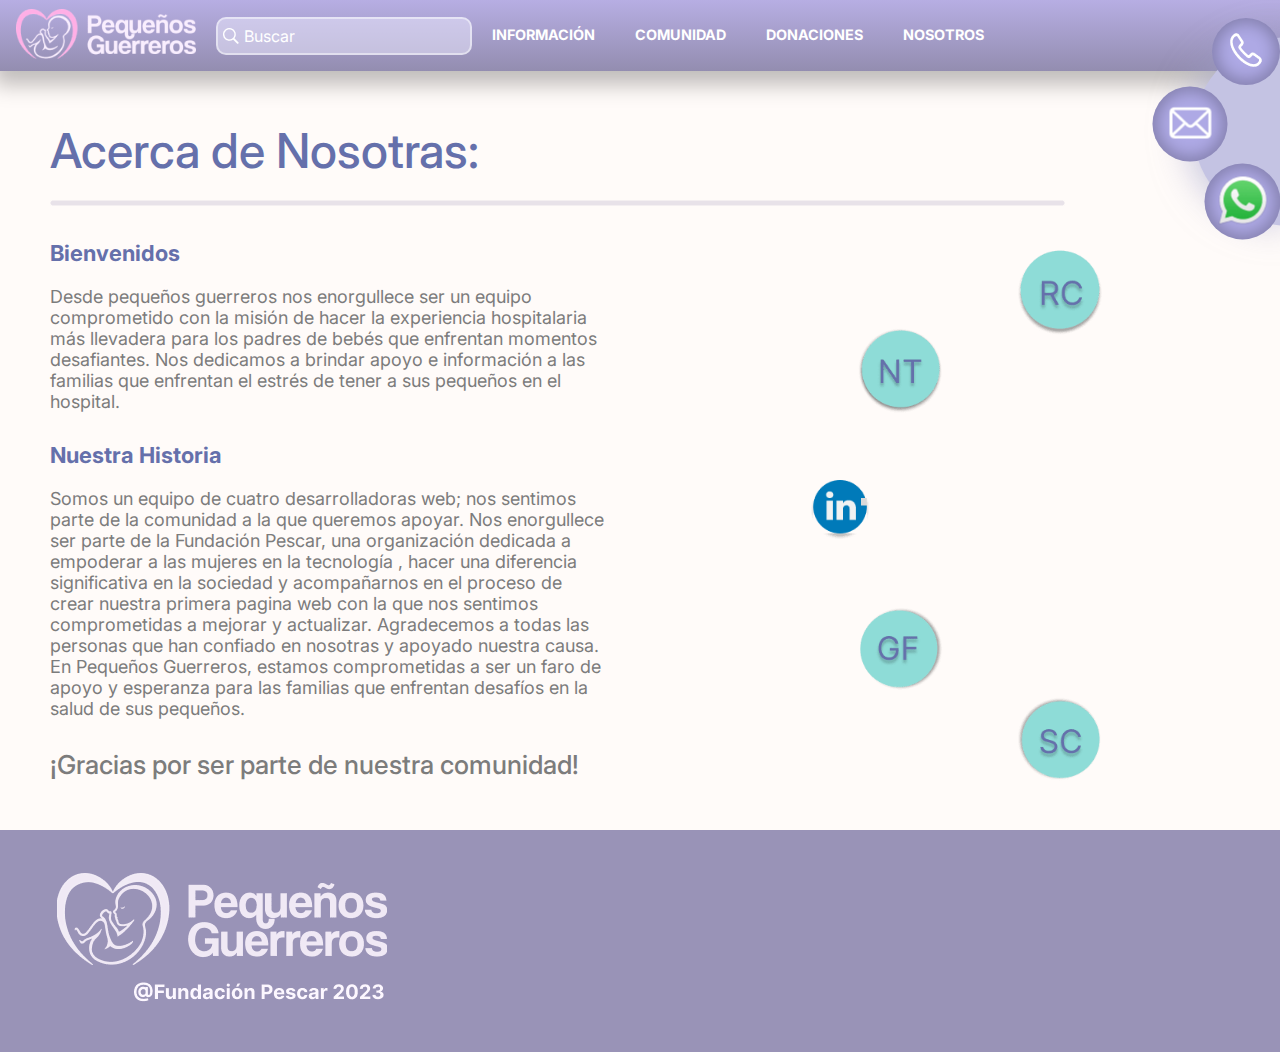
<file: nosotros.html>
<!DOCTYPE html>
<html lang="en">

<head>
  <meta charset="UTF-8">
  <meta name="viewport" content="width=device-width, initial-scale=1.0">
  <title>Donaciones</title>
  <link rel="stylesheet" href="css/style.css">
  <link rel="shortcut icon" href="./img/general/logo_pequeños_guerreros.png" type="image/x-icon">
</head>

<body>
  <header>
    <div class="header_all">
      <div class="header_logo">
        <a href="index.html"><img src="img/general/logo_escritorio.png" alt="logo pequeños guerreros"></a>
      </div>
      <div class="header_buscador">
        <img src="img/general/lupa_buscador.png" alt="lupa buscador">
        <spam class="header_buscador_placeholder">Buscar</spam>
      </div>
      <div>
        <ul class="header_nav-bar">
          <li class="nav-bar_categorias"><a href="informacion.html">INFORMACIÓN</a></li>
          <li class="nav-bar_categorias"><a href="comunidad.html">COMUNIDAD</a></li>
          <li class="nav-bar_categorias"><a href="donaciones.html">DONACIONES</a></li>
          <li class="nav-bar_categorias"><a href="nosotros.html">NOSOTROS</a></li>
        </ul>
      </div>
      <div class="header_pop-up">
        <div class="pop-up_items item_telefono"><a href="tel:+"><img src="img/general/telefono.png" alt="teléfono"></a>
        </div>
        <div class="pop-up_items item_mail"><a href="mailto:"><img src="img/general/mail.png" alt="mail"></a></div>
        <div class="pop-up_items item_whatsapp"><a href="http://"><img src="img/general/logo_whatsapp.png"
              alt="whatsapp"></a>
        </div>
      </div>
    </div>
  </header>

  <header class="menu_hamburguesa">

    <div class="icono_menu_hamburguesa" id="menu_hamburguesa">
      <img src="./img/general/barra_de_menus.png" alt="menú hamburguesa">
    </div>
    <div>
      <a href="index.html"><img src="./img/general/logo_escritorio.png" alt="logo pequeños guerreros"></a>
    </div>

    <div class="menu_hamburguesa_iconos">
      <a href="mailto:"><img src="img/general/mail.png" alt="mail"></a>
    </div>
    <div class="menu_hamburguesa_iconos">
      <a href="tel:+"><img src="img/general/telefono.png" alt="teléfono"></a>
    </div>
    <div class="menu_hamburguesa_iconos">
      <a href="http://"><img src="img/general/logo_whatsapp.png" alt="whatsapp"></a>

    </div>

  </header>

  <div class="nav-bar_menu_hamburguesa">
    <div class="cerrar_menu_hamburguesa">x</div>
    <div>
      <ul>
        <li class="item_menu_hamburguesa"><a href="index.html">INICIO</a></li>
        <li class="item_menu_hamburguesa"><a href="informacion.html">INFORMACIÓN</a></li>
        <li class="item_menu_hamburguesa"><a href="comunidad.html">COMUNIDAD</a></li>
        <li class="item_menu_hamburguesa"><a href="donaciones.html">DONACIONES</a></li>
        <li class="item_menu_hamburguesa"><a href="nosotros.html">NOSOTROS</a></li>
      </ul>
    </div>
  </div>

  <main>
    <!-- Botón arriba -->
    <a href="#">
      <img src="img/up-arrow.png" alt="" id="botonArriba">
    </a>

    <div class="contenedor_nosotros">
      <h2>Acerca de Nosotras:</h2>
      <img src="img/general/linea_guia.png" alt="Linea separadora" class="linea-guia">

      <section class="seccion_nosotros">
        <article class="contenido_texto_nosotros">
          <h3>Bienvenidos</h3>
          <p>Desde pequeños guerreros nos enorgullece ser un equipo comprometido con la misión de hacer la experiencia
            hospitalaria más llevadera para los padres de bebés que enfrentan momentos desafiantes. Nos dedicamos a
            brindar apoyo e información a las familias que enfrentan el estrés de tener a sus pequeños en el hospital.
          </p>
          <h3>Nuestra Historia</h3>
          <p>Somos un equipo de cuatro desarrolladoras web; nos sentimos parte de la comunidad a la que queremos apoyar.

            Nos enorgullece ser parte de la Fundación Pescar, una organización dedicada a empoderar a las mujeres en la
            tecnología , hacer una diferencia significativa en la sociedad y acompañarnos en el proceso de crear nuestra
            primera pagina web con la que nos sentimos comprometidas a mejorar y actualizar.

            Agradecemos a todas las personas que han confiado en nosotras y apoyado nuestra causa.

            En Pequeños Guerreros, estamos comprometidas a ser un faro de apoyo y esperanza para las familias que
            enfrentan desafíos en la salud de sus pequeños.
          </p>
        </article>
        <article class="text_linkedin">
          <p>Seguinos en Linkedin</p>
        </article>

        <article class="contenedor_linkedin">
          <div>
            <a class="link_ro" href="https://www.linkedin.com/in/rocio-cordoba-ab60b6264/" target="_blank">
              <img src="./img/nosotros/RC.png" alt=" ">
            </a>

            <a class="link_nati" href="https://www.linkedin.com/in/nataliatejeda/" target="_blank">
              <img src="./img/nosotros/NATI.png" alt="">
            </a>

            <img class="icon_linkedin" src="../img/nosotros/linkedin_icon-icons.com_66096 1.png" alt="">

            <a class="link_geo" href="https://www.linkedin.com/in/georgina-ferrante-010544239/" target="_blank">
              <img src="./img/nosotros/GEO.png" alt="">
            </a>
            <a class="link_sofi" href="https://www.linkedin.com/in/corzo-sofia/" target="_blank">
              <img src="./img/nosotros/SOFI.png" alt="">
            </a>
          </div>
          <article>
      </section>
      <h3> ¡Gracias por ser parte de nuestra comunidad!</h3>

    </div>




  </main>
  <footer>
    <div class="container-footer-guia">
      <a href="#" class="logo-fundacion">
        <img src="img/general/logoFooter.png" alt="Logo Pequeños Guerreros">
      </a>
    </div>
  </footer>
  <script src="js/menuHamburguesa.js"></script>
  <script src="js/botonArriba.js"></script>
</body>

</html>
</file>
<file: css/style.css>
@import url('https://fonts.googleapis.com/css2?family=Inter:wght@100;200;300;400;500;600;700;800;900&family=Raleway:wght@100;200;300;400;500;600;700;800&display=swap');

@import url('https://fonts.googleapis.com/css2?family=Raleway:wght@400;700&display=swap');

* {
    padding: 0;
    margin: 0;
    box-sizing: border-box;
    font-family: Inter, Helvetica, sans-serif;
}

body {
    height: 100%;
    background-color: #FFFBF9;
    background-repeat: no-repeat;
}

a {
    text-decoration: none;
    color: #fff;
}

main {
    height: 100%;
}

/*-----------------Header-----------------*/

.header_all {
    width: 100%;
    height: 71px;
    background: linear-gradient(#B7AEE3, #938DB0);
    box-shadow: 0px 8px 20px 6px #00000040;
    display: flex;
    align-items: center;
    padding-left: 1rem;
}
.header_logo img {
    width: 180px;
    height: 50px;
}

.menu_hamburguesa{
    display: none;
}

.menu_hamburguesa_iconos{
    display: flex;
    width: 60px;
    height: 60px;
    background: #AEA9E5;
    box-shadow: 0px 0px 15px 5px #0000003D inset;
    border-radius: 50%;
    align-items: center;
    justify-content: center;

}

.menu_hamburguesa_iconos img{
    width: 80%;
    height: auto;
    padding-left: 9px;
}

.icono_menu_hamburguesa{
    width: 41px;
    height: 41px;
    cursor: pointer;
}

.icono_menu_hamburguesa img{
    width: 100%;
    height: auto;
}

.nav-bar_menu_hamburguesa{
    width: 100%;
    height: auto;
    background-color:#F2F4FF;
    transition: all 1s;
    opacity: 0;
    display: none;
}

.item_menu_hamburguesa{
    list-style: none;
    border-bottom: 3px solid #FCFDFF
}
.item_menu_hamburguesa a{
    display: block;
    height: 60px;
    padding-left:31px;
    padding-top: 12px;
    text-decoration: none;
    color: #AFACCE;
    text-align: left;
}

.item_menu_hamburguesa:hover{
    background-color: #ccd4ff;
}

.item_menu_hamburguesa a:hover{
    color: #F2F4FF;
}

.cerrar_menu_hamburguesa{
    position: relative;
    left: 94%;
    cursor: pointer;
    color: #9196b2;;
    font-weight: 500;
    font-size: 2rem;
    
}

.menu_hamburguesa-active{
    opacity: 1;
    display: block;
    z-index: 5;
}

.header_buscador {
    background-color: hsla(250, 100%, 96%, 0.51);
    width: 256px;
    height: 38px;
    top: 35px;
    left: 274px;
    border-radius: 10px;
    border: 2.5px hsla(0, 0%, 100%, 0.49) solid;
    display: flex;
    align-items: center;
    margin-left: 20px;
}

.header_buscador_placeholder {
    color: hsla(0, 0%, 100%, 1)
}

.header_nav-bar {
    display: flex;
    margin: auto 183px auto 0;
}

.nav-bar_categorias {
    margin: 0px 20px;
    list-style: none;
    font-weight: 700;
    font-size: 0.9rem;
    color: #FFFFFF;
    border-bottom: 3px solid transparent;
}

.nav-bar_categorias:hover {
    border-bottom: 3px #FFF solid;
}

.header_pop-up {
    position: absolute;
    width: 190px;
    height: 101px;
    left: 92%;
    top: 9%;
    background: #C4C3E3;
    box-shadow: 0px 8px 35px 0px rgba(158, 161, 202, 0.56);
    border-bottom-left-radius: 50% 100%;
    border-bottom-right-radius: 50% 100%;
    transform: rotate(90deg);
    z-index: 1;
}


.pop-up_items {
    background: #AEA9E5;
    box-shadow: inset 0px 0px 15px 5px rgba(0, 0, 0, 0.24);
    border-radius: 50%;
    display: flex;
    align-items: center;
    justify-content: center;
    transform: rotate(-90deg);
}

.pop-up_items:hover {
    transform: scale(1.2) rotate(-90deg);
    transition: all 0.5s;

}


.item_telefono {
    width: 68px;
    height: 67px;
    position: relative;
    top: 15px;
    left: -19px;

}

.item_mail {
    width: 75px;
    height: 75px;
    position: relative;
    right: -50px;
}

.item_whatsapp {
    width: 76px;
    height: 76px;
    position: relative;
    bottom: 128px;
    right: -127px;
}


/*-----------------Main-----------------*/

.carousel {
    margin: 98px auto 0 auto;
    width: 800px;
    height: 516px;
}


/*------emociones-------*/
.emociones {
    background-color: #E5E8F8;
    height: 513px;
    margin: 0 auto 230px auto;
}

.emociones h3 {
    color: #556AB5;
    font-weight: 400;
    font-size: 2rem;
    padding: 29px 0 0 48px;
}

.emociones h2 {
    color: #6570AB;
    font-weight: 700;
    font-size: 2.5rem;
    display: flex;
    justify-content: center;
    margin: 15px;

}

.emociones_texto {
    color: #7F85A3;
    font-weight: 500;
    font-size: 1.563rem;
    margin: 40px 56px;
}

.emociones_caras {
    display: flex;
    justify-content: space-around;
}

.contenedor_seccion_caras {
    display: flex;
    flex-direction: column;
    align-items: center;
    cursor: pointer;
}

.emociones_caja_img {
    width: 176px;
    height: 180px;
    border-radius: 17%;
    background-color: #FFFFFF;
    box-shadow: 0px 0px 25px 15px #B9C3E796;
    display: flex;
    justify-content: center;
    align-items: center;
}

.emociones_caras_texto {
    width: 239px;
    height: 65px;
    border-radius: 39px;
    background-color: #BAC3F3;
    box-shadow: 0px 0px 15px 1px #00000036 inset;
    display: flex;
    justify-content: center;
    position: relative;
    bottom: 7.5%;
}

.emociones_caras_texto p {
    color: #FFFFFF;
    font-size: 1.563rem;
    font-weight: 700;
    align-self: end;
}


.emociones_caras_flechas {
    display: flex;
    flex-direction: column;
}

.emociones_caras_flechas img {
    width: 94px;
    height: 80px;
    position: relative;
    bottom: 37px;
}

.slide-bottom {
    -webkit-animation: slide-bottom 1s linear infinite alternate both;
    animation: slide-bottom 1s linear infinite alternate both;
}

@-webkit-keyframes slide-bottom {
    0% {
        -webkit-transform: translateY(0);
        transform: translateY(0);
    }

    100% {
        -webkit-transform: translateY(50px);
        transform: translateY(50px);
    }
}

@keyframes slide-bottom {
    0% {
        -webkit-transform: translateY(0);
        transform: translateY(0);
    }

    100% {
        -webkit-transform: translateY(50px);
        transform: translateY(50px);
    }
}

/*-----------------Modal Emociones-----------------*/
.modal_emociones_container {
    opacity: 0;
    visibility: hidden;
    position: fixed;
    z-index: 1000;
    width: 100%;
    height: 100vh;
    top: 0;
    left: 0;
    display: flex;
    justify-content: center;
    align-items: center;
    background-color: rgba(0, 0, 0, 0.7);


}

.modal {
    background: linear-gradient(#E5E8F8, #FFF8F8);
    height: auto;
    width: 70%;
    border: 5px solid #E5E8F8;
    border-radius: 37px;
    text-align: center;
    display: flex;
    flex-direction: column;
    justify-content: center;
    gap: 20px;
    position: relative;
    transition: transform 1s;
    transform: translateY(0%);
    color: #670179;
    padding: 50px;
}

.modal-close {
    transform: translateY(-200%);
}

.cerrar_modal_emociones {
    position: absolute;
    top: 2%;
    right: 3%;
    cursor: pointer;
    color: #9196b2;;
    font-weight: 500;
    font-size: 2rem;
}

.modal h2 {
    color: #6570AB;
    font-size: 2rem;
    font-weight: 700;
}

.modal p {
    color: #6570AB;
    font-weight: 400;
    font-style: italic;
    font-size: 3.125rem;

}

.modal div p {
    color: #6B719A;
    font-weight: 200;
    font-size: 1.5rem;
}



/*-----------------SeccionInicio-----------------*/

.seccion_inicio {
    width: 100%;
    height: 100%;
    display: flex; /*para centrar el contenido con flex direccion colum*/ 
    flex-direction: column;
    justify-content: center;
    align-items: center;
    margin-top: 360px;
}

.index_article {
    width: 86%;
    display: flex;
    align-items: center;
    justify-content: center;
    text-align: justify;
    margin-bottom: 60px;
}

#img_alrevez {
    margin-right: 100px;
}

.txt_inicio {
    max-width: 600px;
    margin-left: 100px;
}

.txt_inicio div p {
    width: 600px;
    height: auto;
    color: #2E2E2E;
    font-size: 1.5rem;
    font-style: normal;
    font-weight: 400;
    line-height: normal;
}

.seccion_inicio div a button {
    width: 300px;
    height: 68px;
    border-radius: 20px;
    background: #E494D7;
    background-image: url(/img/index_flecha.png);
    background-repeat: no-repeat;
    background-position: right;
    background-position-x: 300px;
    border: none;
}

.seccion_inicio div a button span {
    color: #FFF;
    font-size: 1.25rem;
    font-weight: 600;
    margin-right: 4px;
}

.txt_inicio a button:hover {
    background-color: #9993b761;
}

/*-----------------Footer-----------------*/
footer {
    font-size: 1.25rem;
    font-weight: 700;
    color: white;
    width: 100%;
    bottom: 0px;
    height: 222px;
    background-color: #9993B7;
    display: flex;
    align-items: center;
    justify-content: space-between;
    margin-top: 30px;
}

.logo-fundacion {
    margin: 57px;
}

footer div {
    margin-right: 45px;
    text-align: right;
}

footer div p {
    margin: 7px auto;
}

footer div p a {
    text-decoration: none;
    color: white;
}

.footer-ubi {
    display: flex;
    align-items: center;
    justify-content: flex-end;
}

.footer-ubi img {
    margin-right: 10px;
}



/*-------------------------------- INFORMACIÓN -------------------------------------------*/
.container-logo-guia {
    text-align: right;
}

.container-logo-guia img {
    margin: 30px 173px 15px 0;
}

.container-guia-informativa h1 {
    text-align: left;
    font-size: 2.8rem;
    font-weight: 700;
    color: #746788;
    margin: 30px 0 0 238px;
}

.linea-guia {
    margin: 9px 0 0 238px;
}

.container-info-guia {
    display: flex;
    justify-content: center;
    margin-top: 50px;
}

.container-info-guia img {
    object-fit: contain;
    margin-left: 84px;
}

.container-info-guia h2 {
    font-size: 30px;
    font-weight: 500;
    color: #746788;
    text-align: center;
    margin: 10px 101px 0 31px;

}

.container-info-guia p {
    margin: 30px 101px 0 31px;
    font-size: 20px;
    font-weight: 500;
    color: #7F85A3;
    text-align: center;
    width: 580px;
}

.linea-guia-dos {
    margin: 40px 0 0 310px;
}

.container-info-menu {
    display: flex;
    position: relative;
}

.menu-lateral {
    border: solid 5px #CEC5D6;
    width: 300px;
    height: 500px;
    margin-left: 48px;
    overflow-y: scroll;
    padding: 7rem;
    position: sticky;
    top: 10px;
}

/* Ancho de la barra de desplazamiento */
.menu-lateral::-webkit-scrollbar {
    width: 3px;
}

/* Color de la barra de desplazamiento */
.menu-lateral::-webkit-scrollbar-thumb {
    background-color: #746788;
}

.menu-lateral ul {
    padding-left: 0;
    color: #746788;
    list-style: none;
    display: block;
    margin: -5rem -5rem;
}

.menu-lateral a {
    font-family: raleway, Helvetica, sans-serif;
    font-size: 0.8rem;
    font-weight: 700;
    display: block;
    padding: 10px;
    color: #746788;
    line-height: 20px;
}

.menu-lateral .subtitulo {
    line-height: 7px;
    font-size: 0.8rem;
    margin-left: 15px;
    font-weight: 500;
    color: #7F85A3;
    position: relative;
    line-height: 20px;
}

.menu-lateral .subtitulo-activo,
.menu-lateral .subtitulo:hover {
    font-weight: 700;
}

.menu-lateral .subtitulo-activo::before,
.menu-lateral .subtitulo:hover::before {
    content: url("../img/general/vertical-line.png");
    vertical-align: middle;
    position: absolute;
    left: -15px;
    top: 50%;
    transform: translateY(-50%);
}

.container-info-general {
    width: 852px;
    margin-top: 45px;
    margin-left: 39px;
    margin-right: 55px;
    flex: 1;
}

.container-info-menu h2 {
    font-size: 1.75rem;
    font-weight: 700;
    color: #746788;
}

.container-info-menu h3 {
    font-size: 1.7rem;
    font-weight: 600;
    color: #8C7D98;
}

.container-info-menu h4 {
    font-weight: 600;
    font-size: 1.125rem;
    color: #ADAFD9;
}

.container-cuidado-neo h5,
.container-nutricion h5 {
    font-size: 1rem;
    color: #7F85A3;
    font-weight: 700;
}

.container-info-menu p,
.container-info-menu li {
    font-weight: 500;
    font-size: 1.1rem;
    color: #7F85A3;
}

.carousel.slide.bienestar {
    margin: 0;
    margin-top: 33px;
    margin-left: -35px;
    width: 925px;
    text-align: right;
}

.container-neo-img p,
.container-ropa-pañales ol,
.container-ropa-info-img div li,
.container-alimentacion li,
.container-cuidados-casa li,
.container-madres-fuertes li {
    margin-top: 10px;
}

.container-alimentacion h4,
.container-cuidado-neo h5,
.container-madres-fuertes h4 {
    margin-top: 25px;
}

.container-cuidado h3,
.container-madres-fuertes,
.container-nutricion,
.container-alta,
.container-cuidado,
.container-controles,
.container-banner-info,
.container-cuidado-neo,
.container-info-neo,
.container-cuidados-padres,
.container-piel-a-piel,
.container-alimentacion,
.container-ropa-pañales,
.container-familia,
.container-hospitales {
    margin-top: 45px;
}

.container-banner-info{
    text-align: center;
}

.container-hospitales div,
.container-familia h3,
.container-ropa-pañales h3,
.container-alimentacion h3,
.container-piel-a-piel h3,
.container-cuidados-padres h3,
.container-info-neo h3,
.container-cuidado h3,
.container-alta h3,
.container-nutricion h3,
.container-nutricion h4 {
    text-align: center;
}

.container-cuidados-casa,
.container-info-nutricion {
    margin-top: 18px;
    display: flex;
    justify-content: center;
}

.info-nutricion-izq {
    width: 415px;
}

.info-nutricion-der {
    width: 388px;
    margin-left: 81px;
}

.container-alta img {
    margin: auto;
    margin-top: 20px;
    margin-bottom: 45px;
    display: block;
}

.container-cuidados-casa ul {
    width: 516px;
}

.container-cuidados-casa img {
    object-fit: contain;
    margin-left: 30px;
}

.container-cuidado-neo h3,
.container-controles h3 {
    margin-bottom: 20px;
}

.container-alimentacion-img-info,
.container-cuidados-img-info,
.container-neo-info-img,
.container-estetoscopio {
    display: flex;
    justify-content: center;
}

.container-estetoscopio div {
    margin-left: 36px;
}

.container-cuidado-neo h4 {
    margin-top: 30px;
    margin-bottom: 15px;
}

.container-cuidado-neo div {
    margin: auto;
    margin-top: 30px;
    margin-bottom: 15px;
    margin-left: 40px;
    display: flex;
    align-items: center;
}

.container-cuidado-neo div img {
    vertical-align: middle;
}

.container-cuidado-neo div p {
    margin-left: 25px;
    margin-bottom: 0;
    font-weight: 500;
    font-size: 1.563rem;
}

.container-cuidados-padres h3,
.container-info-neo h3 {
    margin-bottom: 30px;
}

.container-neo-img {
    margin-left: 25px;
}

.container-cuidados-img-info img,
.container-estetoscopio img,
.container-neo-info-img.lavarse-manos img,
.container-neo-img img {
    object-fit: contain;
}

.container-neo-img ul {
    list-style-type: none;
    padding-left: 10px
}

.container-neo-img li {
    background: url('../img/informacion/viñeta-corazon.png') no-repeat left center;
    padding-left: 40px;
}

.container-neo-info-img.lavarse-manos {
    justify-content: space-evenly;
}

.container-cuidados-img-info div {
    width: 357px;
    margin-left: 45px;
}

.container-piel-a-piel h3 {
    margin-bottom: 35px;
}

.container-tips-piel-img {
    display: flex;
    justify-content: space-evenly;
}

.container-tips-piel-img img {
    display: block;
    margin-top: 10px;
    margin-bottom: 40px;
}

.container-tips-piel {
    display: flex;
    justify-content: space-evenly;
    align-items: center;
}

.container-alimentacion-imgs img,
.container-tips-piel img {
    display: block;
}

.container-alimentacion-imgs {
    display: flex;
    margin-top: -30px;
}

.container-alimentacion-imgs div:nth-child(1) {
    width: 230px;
    height: 369px;
    margin-top: 70px;
}

.container-alimentacion-imgs div:nth-child(1) img:nth-child(2) {
    margin: 0px
}

.container-alimentacion-imgs div:nth-child(1) img:nth-child(1),
.container-alimentacion-imgs div:nth-child(1) img:nth-child(3) {
    margin-left: 100px
}

.container-alimentacion-imgs div:nth-child(2) {
    margin-left: 60px;
}

.container-alimentacion div ul {
    list-style-type: none;
    padding-left: 10px;
}

.container-alimentacion div li {
    background: url('../img/informacion/viñeta-pulgar-arriba.png') no-repeat left center;
    padding-left: 35px;
}

.container-ropa-info-img {
    display: flex;
    justify-content: center;
    margin-top: -150px;
}

.container-ropa-info-img img {
    object-fit: contain;
    display: block;
}

.container-ropa-info-img div {
    width: 523px;
    margin-left: 35px;
    margin-top: 160px;
}

.container-uso-pañal {
    display: flex;
    justify-content: space-evenly;
}

.container-uso-pañal img {
    display: block;
    margin-bottom: 70px;
}

.container-ropa-pañales li {
    margin-top: 5px;
    padding-left: 30px;
}

.container-info-visitas {
    display: flex;
    justify-content: space-evenly;
    margin-top: 30px;
}

.container-info-visitas div p {
    width: 545px;
}

.container-info-visitas-img{
    width: 344px;
    height: 260px;
}

.container-info-visitas-bebe{
    width: 321px;
    height: 250px;
}

.container-info-visita img {
    display: block;
    object-fit: contain;
}

.container-hospitales h2 {
    margin-top: 70px;
}

.container-hospitales div {
    margin: auto;
    vertical-align: middle;
}

.container-neo-img p,
.container-cuidado-neo div p,
.container-madres-fuertes h4 {
    color: #3984C9;
}

/*------------------Comunidad------------------*/

.container_comunidad{
  width: 80%;
  margin: auto;
}

.introduccion_comunidad h1{
  font-weight: 700;
  font-size: 2.8rem;
  color: #746788;
  margin-top: 100px;
}

.introduccion_comunidad_img {
    display: flex;
    width: 35%;
    justify-content: center;
    align-items: flex-start;
    margin: 20px auto;
}
.introduccion_comunidad_img img{
    width: 100%;
    height: auto;
}

.publicaciones h2{
  color: #746788;
  font-weight: 700;
  font-size: 3.438rem;
}

.publicaciones h3{
  color: #746788;
  font-weight: 700;
  font-size: 2.188rem;
  font-family: 'Raleway', sans-serif;
  margin: 10px;
  
}

.publicaciones h4{
  color: #746788;
  font-weight: 400;
  font-size: 2.188rem;
  font-family: 'Raleway', sans-serif;
  margin: 10px;
  padding-left: 40px;
}

.publicaciones p{
  color: #7F85A3;
  font-weight: 500;
  font-size: 1.2rem;
}

.historias{
  display: flex;
  margin-bottom: 100px;
}

.historias p {
  margin: 20px;
}
.historias img{
  width: 50%;
  height: 50%;
}
.compartir_historias{
  margin-top: 20px;
}

.compartir_historias h2{
  color: #746788;
  font-weight: 700;
  font-size: 2rem;
}

.compartir_historias p{
  font-weight: 400;
  font-size: 1.563rem;
  font-family: 'Raleway', sans-serif;
  color: #979BB3;
}

.ver_mas_comunidad{
  display:flex;
  align-items: center;
  justify-content: center;
  cursor: pointer;
  margin-bottom: 50px;
}

.flecha_abajo_comunidad{
  width: 55px;
  height: 55px;
}
.flecha_abajo_comunidad img{
  width: 100%;
  height: auto;
}

.ver_mas_comunidad p{
  font-weight: 400;
  font-size: 2.188rem;
  font-family: 'Raleway', sans-serif;
}

.comunidad_form{
  width: 80%;
  height: 880px;
  margin: 20px auto;
}

.comunidad_form-campos{
  display: grid;
  grid-template-columns:1fr 1fr;
  grid-template-rows: auto;
  column-gap: 40px;
  row-gap: 40px;
}

.comunidad_form-campos input:nth-child(3){
  grid-column-start: span 2;
}

.comunidad_form-campos textarea:nth-child(4){
  grid-column-start: span 2;
}
.comunidad_form input, .comunidad_form textarea{
  background: #FFFFFF;
  border: 4px solid #EAE5EB;
  border-radius: 20px;
  font-weight: 400;
  font-size: 1.5rem;
  font-family: 'Raleway', sans-serif;
  color: #A9ADC4;
  padding-left: 26px;
} 

.redactar_historia{
  width: 100%;
  height: 460px;
}

.enviar_foto{
  position: relative;
  display: inline-block;
  width: 100%;
  margin: 20px auto;
}

.enviar_foto::before {
  width: 400px;
  height: 50px;
  background-color: #9993B7;
  color: #FFFFFF;
  display: flex;
  justify-content: center;
  align-items: center;
  border-radius: 23px;
  content: 'Añadir Foto';
  position: absolute;
  left: 0;
  right: 0;
  top: 0;
  bottom: 0;
  font-family: 'Raleway', sans-serif;
  font-size: 1.688rem;
  font-weight: 700;
  box-shadow: 0px 0px 10px 0px #40376E inset;
  box-shadow: 0px 0px 4px 10px #51477740 inset;
  box-shadow: 0px 4px 6px 3px #00000040; 
}

.enviar_foto input[type="file"] {
  opacity: 0;
  width: 400px;
  height: 50px;
  display: inline-block;
}

.btn_submit{
  display: flex;
}
.btn_submit input{
width: 400px;
height: 50px;
margin: auto;
font-family: 'Raleway', sans-serif;
font-size: 1.688rem;
font-weight: 700;
color: #FFFFFF;
background: #9993B7;
box-shadow: 0px 0px 10px 0px #40376E inset;
box-shadow: 0px 0px 4px 10px #51477740 inset;
box-shadow: 0px 4px 6px 3px #00000040;
border-radius: 23px;
}

.btn_submit input:hover{
  background: #756E9D;
}






/*DONACIONES*/


.seccion_donaciones {
    width: 160vh;
    margin: auto;
    text-align: center;
  }
  
  .seccion_donaciones h2 {
    color: #746788;
    font-size: 45px;
    font-weight: 700;
    padding-top: 218px;
    text-align: center;
  }
  
  
  .seccion_donaciones .seccion_banner_donaciones h3 {
    color: #7c7c7c;
    font-size: 38px;
    font-weight: 700;
    margin-top: 50px;
  }
  .seccion_donaciones  .seccion_banner_donaciones p {
    width: 1200x;
    height: 117px;
    color: #3984c9;
    font-size: 1.8em;
    font-weight: 500;
    margin: auto;
  }
  
  .seccion_donaciones p {
    width: auto;
    color: #7F85A3;   
    font-size: 1.4em;
    text-align: justify;
    margin-top: 30px;
  }
  
  .seccion_donaciones h4 {
    color:#746788;
    font-size: 1.4em;
    text-align: justify;
    margin-top: 40px;

  }
  
  .contenedor_card_donaciones {
    height: 298px;
    display: flex;
    justify-content: space-between;
    align-items: center;
    margin: 30px 20px;
  }
  
  .contenedor_card_donaciones .article_card {
    width: 261px;
    height: 200px;
    overflow: hidden;
    border-radius: 22px;
    border: 1px solid rgba(116, 103, 136, 0.35);
    background: rgba(198, 193, 253, 0.36);
    box-shadow: 0px 4px 4px 0px rgba(0, 0, 0, 0.25);
  }
  
  .contenedor_card_donaciones .article_card p {
    width: 256px;
    color: #746788;
    font-size: 16px;
    text-align: center;
    justify-content: center;
 }
  
  #carruselDonaciones {
    width: 597px;
    height: 613px;
    margin: auto;
  }
  
  .carrusel_Donaciones {
    height: 613px;
    margin: auto;
    background-image: url(../img/donaciones/fondo_donaciones.png);
  }
  
  .carousel-donaciones {
    border-radius: 100px;
    border: 1px solid #e3cdf6;
    box-shadow: #973bed;
    box-shadow: 1px 6px 8px rgba(0, 0, 0, 0.5);
    background-color: #f177dc;
  }
  
  .carousel-donaciones {
    border-radius: 100px;
    border: 1px solid #e3cdf6;
    box-shadow: #973bed;
    box-shadow: 1px 6px 8px rgba(0, 0, 0, 0.5);
    background-color: #f177dc;
  }
  
  .video_donacion {
    margin: 80px 0px;
  }
  
  .video_donacion p {
    color: #7c7c7c;
    font-size: 24px;
    font-weight: 500;
    padding-top: 50px;
  }
  
  .video_donacion a {
    font-size: 24px;
    font-style: normal;
    font-weight: 500;
    color: #3947c9 !important;
    text-decoration: underline;
    margin-bottom: 50px;
    display: block;
    text-align: justify;
  }
  
  /*inicia seccion de contactos*/
  
  .seccion_donaciones h3 {
    margin: auto;
    width: 875px;
    height: 88px;
    color: #746788;   
     text-align: center;
    font-size: 36px;
    font-weight: 700;
  }
  
  .contacto_donaciones p {
    color: #3984c9;
    font-size: 22px;
    font-style: normal;
    font-weight: 600;
  }
  
  /*acordeon*/
  
  .contacto_donaciones h2 {
    padding: 0;
  }
  
  div .accordion-body {
    width: 800px;
    text-align: justify;
    color: #7c7c7c; 
    font-size: 20px;
    font-style: normal;
    font-weight: 400;
  }
  
  .accordion-button {
    background-color: rgba(174, 169, 229, 0.81);
  
    ;
  
  }
  
  .accordion-flush .accordion-item .accordion-button,
  .accordion-flush .accordion-item .accordion-button.collapsed {
      border-radius: 20px;
      color: white;
  
  }

  .accordion-button::after {
background-image: url(../img/donaciones/abajo.png);
  }
 /*---CIERRA DONACIONES --*/

 /* BOTÓN */
 #botonArriba {
    display: none;
}



/*-----------------------MEDIAS QUERY---------------------*/

@media (max-width: 768px) {

    .menu_hamburguesa{
        display: flex;
        height: 150px;
        width: 100%;
        background: linear-gradient(180deg, #B7AEE3 0%, #938DB0 100%);
        box-shadow: 0px 8px 20px 6px #00000040;
        align-items: center;
        justify-content: space-evenly;

    }  
    .header_pop-up{
        display: none;
    }
    .header_all{
        display: none;
    }

    .carousel{
        width: 70%;
        height: auto;
        margin: 50px auto;
    }

    .emociones{
        margin-top: 100px;
        margin-bottom: 50px;
        width: 90%;
        height: auto;
    }
    .emociones_caras_texto{
        display: none;
    }

    .emociones_caja_img{
        border-radius: 50%;
    }

    .seccion_inicio{
        margin-top: 0px;
    }


    .index_article{
        margin: 20px auto;
    }

    #img_alrevez{
        margin: 0;
    }
    .txt_inicio{
        margin: 20px 0;
        display: flex;
        flex-direction: column;
        align-items: center;
        text-align: center;
    }
    .txt_inicio h2{
        margin: 20px auto;
    }


    .index_article img{
        display: none;
    }

    /*-------------------------------- INFORMACIÓN -------------------------------------------*/
    .container-info-visitas img,
    .container-ropa-info-img img,
    .container-alimentacion-imgs-circulos,
    .container-alimentacion-img-info img,
    .container-info-guia img,
    .container-logo-guia img {
        display: none;
    }
    .container-guia-informativa h1 {
        text-align: center;
        font-size: 2.8rem;
        font-weight: 700;
        color: #746788;
        margin: 40px auto 0;
    }
    .linea-guia-dos,
    .linea-guia {
        display: flex;
        margin: 20px auto;
        width: 90%;
        height: 6px;
    }
    .container-info-guia{
        margin-top: 20px;
    }
    .container-info-guia h2,
    .container-info-guia p{
        margin: 0;
        text-align: center;
        width: 100%;
    }
    .container-info-guia h2{
        margin-bottom: 25px;
    }
    .container-info-guia p{
        width: 80%;
        margin: auto;
        font-size: 1rem;
        font-weight: 500;
        color: #7F85A3;
        text-align: center;
    }
    .container-info-general {
        display: block;
        width: 90%;
        margin: 40px auto;
        text-align: left;
    }
    .container-info-menu{
        flex-direction: column;
        align-items: center;
    }

    .menu-lateral{
        position: relative;
        top: auto;
        margin-left: 0;
        display: block;
    }

    #carouselExample{
        width: 100%;
        margin: auto;
    }

    .container-madres-fuertes{
        margin-top: 50px;
    }

    .container-estetoscopio-img img,
    .container-info-visitas div p,
    .container-uso-pañal img,
    .container-alimentacion-imgs img,
    .container-tips-piel img,
    .container-tips-piel-img img,
    .container-cuidados-img-info img,
    .container-neo-img img,
    .container-banner-info img,
    .container-cuidados-casa ul,
    .container-alta img,
    .container-carrusel-bienestar img{
        width: 100%;
    }

    .container-cuidado h3,
    .container-nutricion,
    .container-alta,
    .container-cuidado,
    .container-controles,
    .container-banner-info,
    .container-cuidado-neo,
    .container-info-neo,
    .container-cuidados-padres,
    .container-piel-a-piel,
    .container-alimentacion,
    .container-ropa-pañales,
    .container-familia,
    .container-hospitales {
        margin-top: 60px;
    }

    .container-neo-info-img lavarse-manos,
    .container-tips-piel,
    .container-cuidados-img-info,
    .container-neo-info-img ,
    .container-estetoscopio,
    .container-cuidados-casa{
        display: block;
    }

    .container-neo-info-img lavarse-manos img,
    .container-estetoscopio-img,
    .container-cuidados-casa div{
        text-align: center;
        margin-bottom: 30px;
    }
    
    .container-alimentacion-imgs div:nth-child(2){
        margin: 20px auto;
    }

    .container-tips-piel{
        width: 300px;
        margin: auto;
    }
    .container-tips-piel img{
        width: 100%;
        height: auto;
    }

    /* CARD DE EMOCIONES-------------------------------------- */
    .modal h2 {
        color: #6570AB;
        font-size: 30px;
        font-weight: 700;
        margin-top: 25px;
    }
    
    .modal p {
        margin-left: 20px;
        color: #6570AB;
        font-weight: 400;
        font-style: italic;
        font-size: 1.5rem;
        margin-right: 20px;
    }
    
    .modal div p {
        color: #6B719A;
        font-weight: 200;
        font-size: 1rem;
    }
    
    .modal {
        background: linear-gradient(#E5E8F8, #FFF8F8);
        height: auto;
        width: 60%;
        border: 5px solid #E5E8F8;
        border-radius: 20px;
    /* CARD DE EMOCIONES-------------------------------------- */

    }

    /* BOTÓN ARRIBA*/ 
#botonArriba{
    display: block;
    position: fixed; /*elemento se coloca respecto al viewport*/
    bottom: 20px;
    right: -100px;
    transition: 1s; /*tiempo de transición de estados*/
}

#botonArriba:hover{ /*cuando interactuamos con el elemento, por ejemplo pasando el mouse por arriba*/
    transform: scale(1.1); /*modifica el tamaño del elemento*/
}

/*--------------------------------  COMUNIDAD  -------------------------------------------*/

#logo_comunidad{
    display: none;
}

.introduccion_comunidad_img{
    width: 90%;
    height: auto;
}

.introduccion_comunidad_img img{
    width: 100%;
}
.comunidad_form{
    width: auto;
}

.historias{
    flex-direction: column;
    align-items: center;
}

/*--------------------------------  DONACIONES  -------------------------------------------*/

.seccion_donaciones{
    width: 80%;
    margin : 0 auto
}

.seccion_donaciones h2{
    padding: 0;
    margin-top: 70px; 
}

.seccion_banner_donaciones h3{
    padding: 0;
    margin: 0;
}

.seccion_banner_donaciones img{
    width: 100%;
    height: auto;
}

.seccion_donaciones p{
    margin-top: 70px;
}

.contenedor_card_donaciones{
    flex-direction: column;
    height: auto;
}

.contenedor_card_donaciones .article_card{
    width: 80%;
    height: auto;
    margin-top: 30px;
}

.contenedor_card_donaciones .article_card p{
    margin: 20px auto;
    width: 100%;
}

iframe {
    width: 80%;
}

.seccion_donaciones h3{
    width: 80%;
}
.accordion-item .accordion-header{
    margin-top: 0;
}

div .accordion-body{
    width: 80%;
}

.seccion_donaciones .seccion_banner_donaciones h3{
    width: fit-content;
}
}


@media (min-width: 769px) and (max-width: 1024px) {
    .header_nav-bar {
        display: flex;
        margin: auto 183px auto 0;
        padding-left: 0px;
    }
    .nav-bar_categorias {
        margin: 0px 10px;
        list-style: none;
        font-weight: 700;
        font-size: 0.8rem;
        color: #FFFFFF;
        border-bottom: 3px solid transparent;
    }
    .menu-lateral {
        border: solid 5px #CEC5D6;
        width: 300px;
        height: 500px;
        margin-left: 48px;
        overflow-y: scroll;
        padding: 100px;
        position: sticky;
        top: 10px;
    }

    .header_pop-up{
        left: 85.8%;
    }

    .txt_inicio{
        margin-left: 0;
    }

    .txt_inicio div p {
        width: 100%;
    }
}

@media  (min-width: 1025px) and (max-width: 1440px) {
    .header_pop-up{
        left: 89.8%;
    }

}

@media  (min-width: 1440px) {
    .header_pop-up{
        left: 90.38%;
    }

}



/*INICIA NOSOTROS*/

.contenedor_nosotros {
margin: 50px 50px;


}

.contenedor_nosotros h2 {
    color: #6570AB;
    font-size: 48px;
    font-weight: 500;
    margin-bottom: 20px;
}

.contenedor_nosotros img {
    margin: auto;
    margin-bottom: 30px;
}

.contenedor_nosotros section .contenido_texto_nosotros{

width: 560px;
height: auto;

}

.contenido_texto_nosotros h3 {
    color: #6570AB;
    font-size: 22px;
   font-weight: 700;
   margin-bottom: 20px;

}

.contenido_texto_nosotros p {
color: #7C7C7C;
font-size: 18px;
margin-bottom: 30px;

}

div h3 {
    color: #7C7C7C;
    font-size: 26px;
   font-weight: 500;
}

.seccion_nosotros{
    display: flex;
}


.seccion_nosotros .contenedor_linkedin  {
position: relative;
left: 100px;

}

.text_linkedin {
    display: none;
}

.contenedor_linkedin a img {
    width: 100px;}

.link_ro img {
    position: absolute;
    left: 300px;
  top: 0px;
}
    

.link_nati img {
    position: absolute;
    left: 140px;
    top:80px}

.icon_linkedin {
    position: absolute;
    left: 100px;
    top:240px;
    width: 60px;}

.link_geo img {
    position: absolute;
    left: 140px;
    top:360px;}

.link_sofi img {
    position: absolute;
    left: 300px;
    top:450px ; }

  
    @media  (max-width: 950px) {

    .link_ro img {
        
        left: 60px;
        top: 0px;}
    
    .link_nati img {
        left: -60px;
        top:80px}
    
    .icon_linkedin {
        left: -80px;
        top:240px;
        width: 60px;}
    
    .link_geo img {
        left: -60px;
        top:360px;}
    
    .link_sofi img {
        left: 60px;
        top:450px ; }

}

@media  (max-width: 800px) {
    
    .contenedor_nosotros {
        margin: 50px 10px;
        
        }

    .contenedor_nosotros h2 {
        color: #6570AB;
        font-size: 24px;
    
        font-weight: 500;
    }

    .contenedor_nosotros section .contenido_texto_nosotros{

        width: auto;
        margin: auto;}


        .contenido_texto_nosotros h3 {
            font-size: 18px;
           font-weight: 500;}
        
        .contenido_texto_nosotros p {
        font-size: 12px;}

        .seccion_nosotros{
            display: contents;
            margin: auto;
             display: block;   
              
              }
        .contenedor_linkedin .icon_linkedin  {
            display: none;
            margin: auto; }

                .link_ro img {
                    position: relative;
                    top: 0;
                    left: 0;}
                
                .link_nati img {
                    position: relative;
                    top: 0;
                    left: 0;}
                
               
                .link_geo img {
                    position: relative;
                    top: 0;
                    left: 0;
                }
                .link_sofi img {
                    position: relative;
                    top: 0;
                    left: 0;}

                    .contenedor_linkedin .icon_linkedin  {
                        display: none;
                        margin: auto; } 
                

}



@media  (max-width: 630px) {

    .seccion_nosotros .contenedor_linkedin{
        display: block;  }

        .contenedor_linkedin .icon_linkedin  {
            display: none;
            margin: auto; }

          article.contenedor_linkedin{
            height: 70px;
          }

article.contenedor_linkedin div {
    margin: 20px 50px;

    height: 70px;

}

.link_ro img { 
    width: 60px;
}
                 
.link_nati img { 
    width: 60px;
}

.link_geo img { 
    width: 60px;
}
.link_sofi img { 
    width: 60px;
}

div h3 {
    font-size: 14px;
text-align: center;
}


.text_linkedin  {
    display:contents;
    text-decoration: underline;
    color: #7C7C7C;
    font-size: 12px;
    font-weight: 700;

}


}





/*CIERRA NOSOTROS*/
</file>
